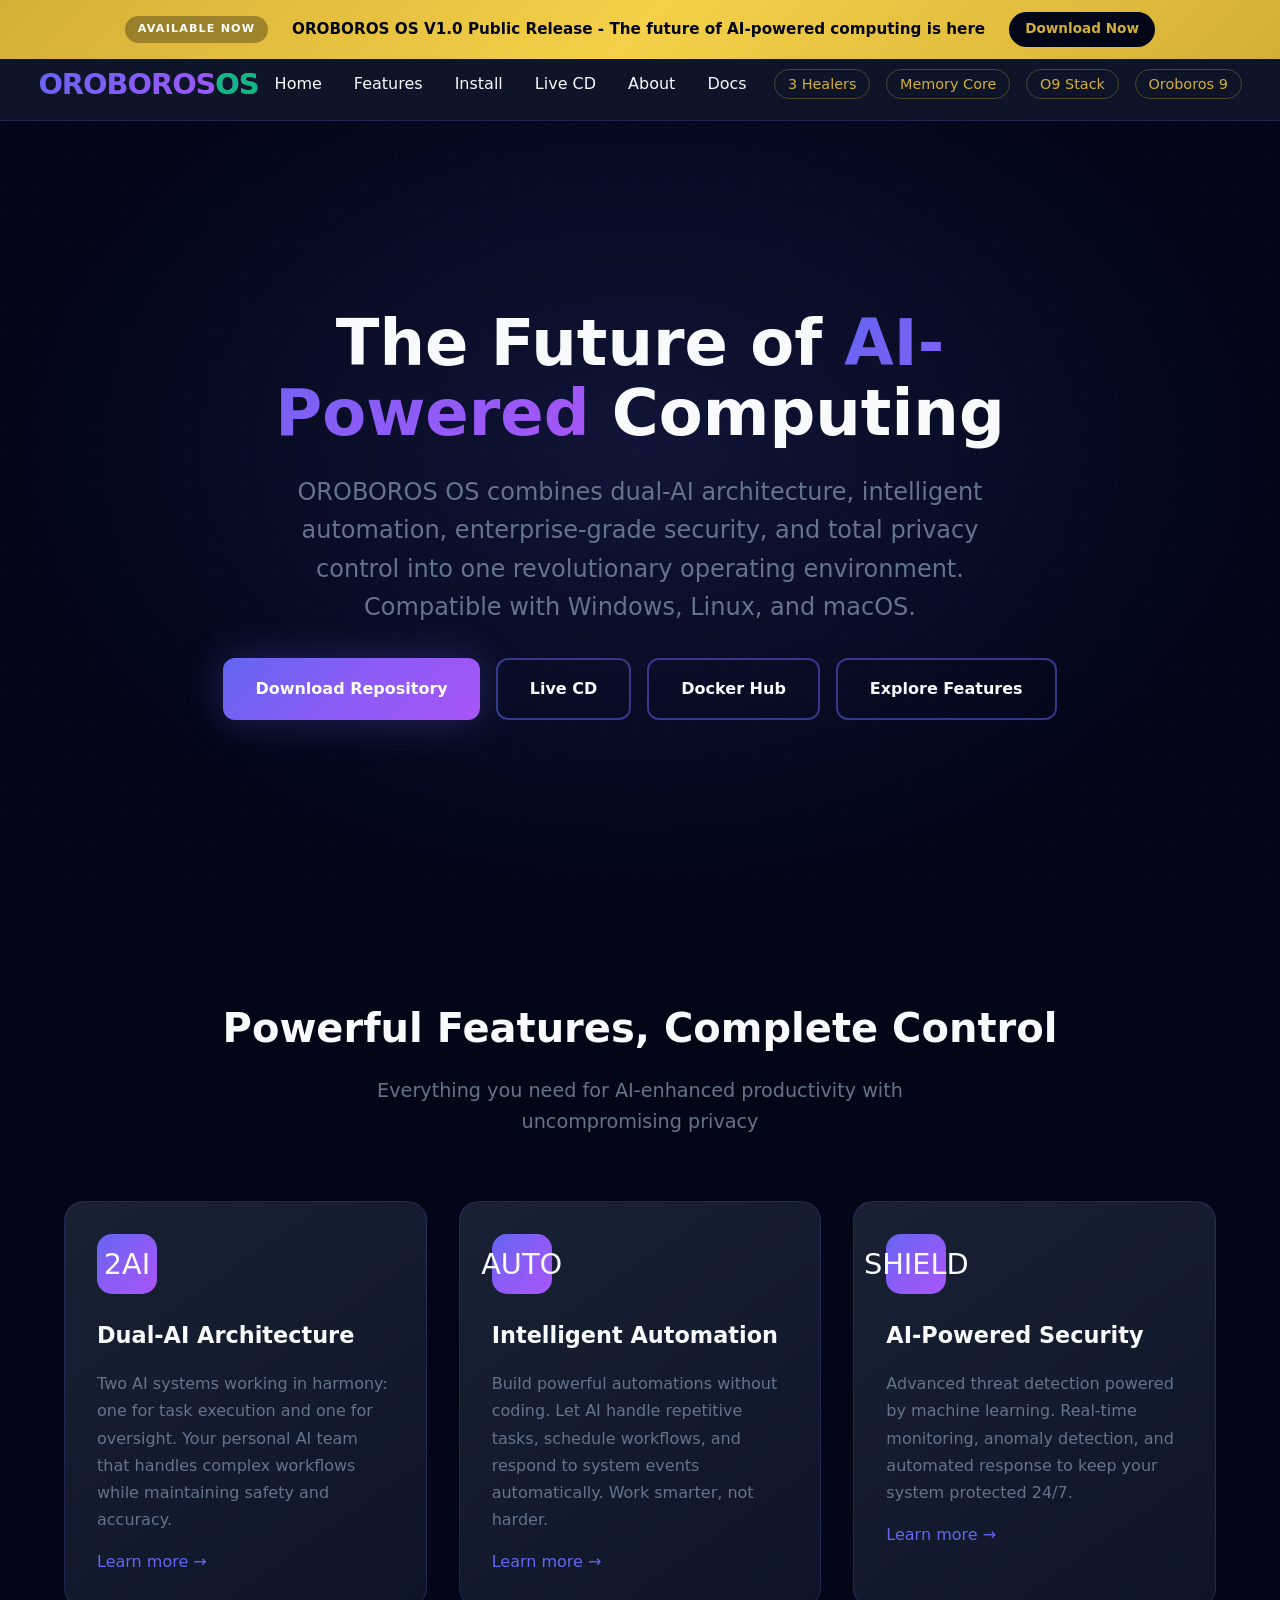
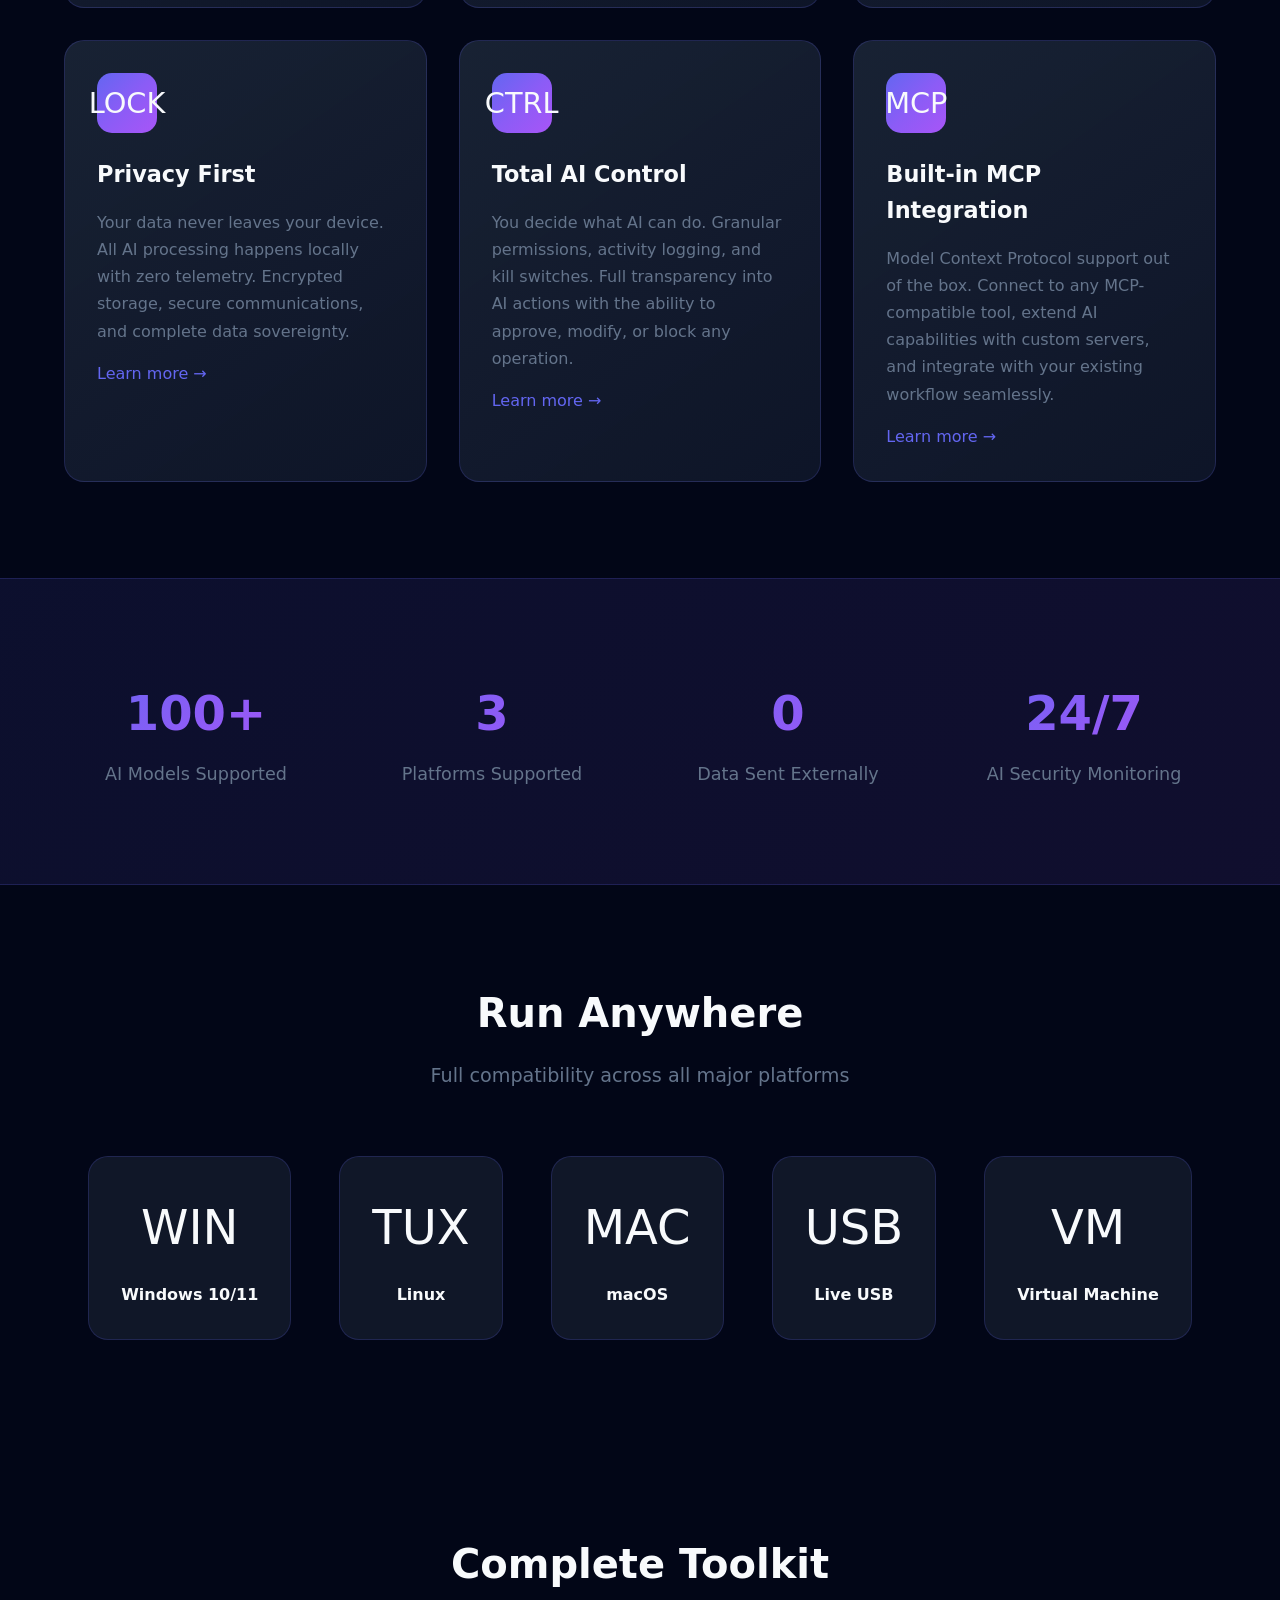
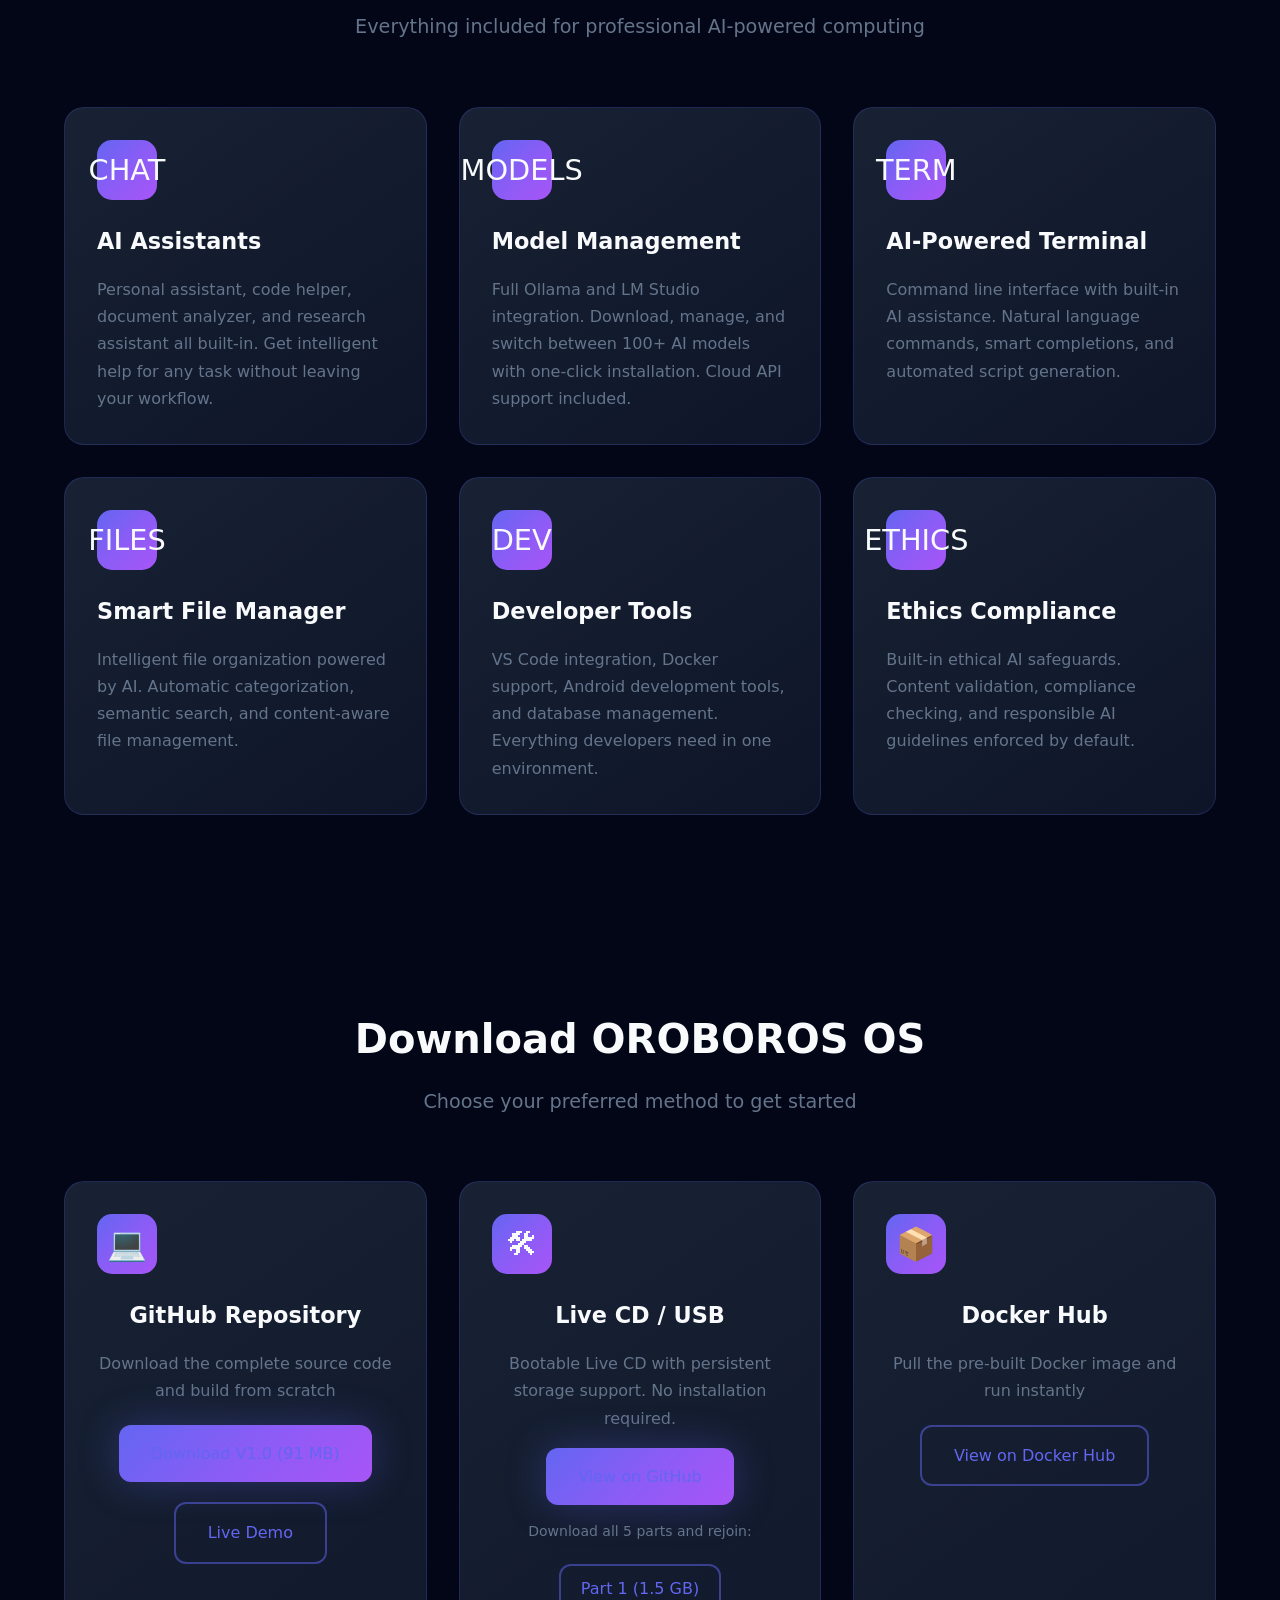
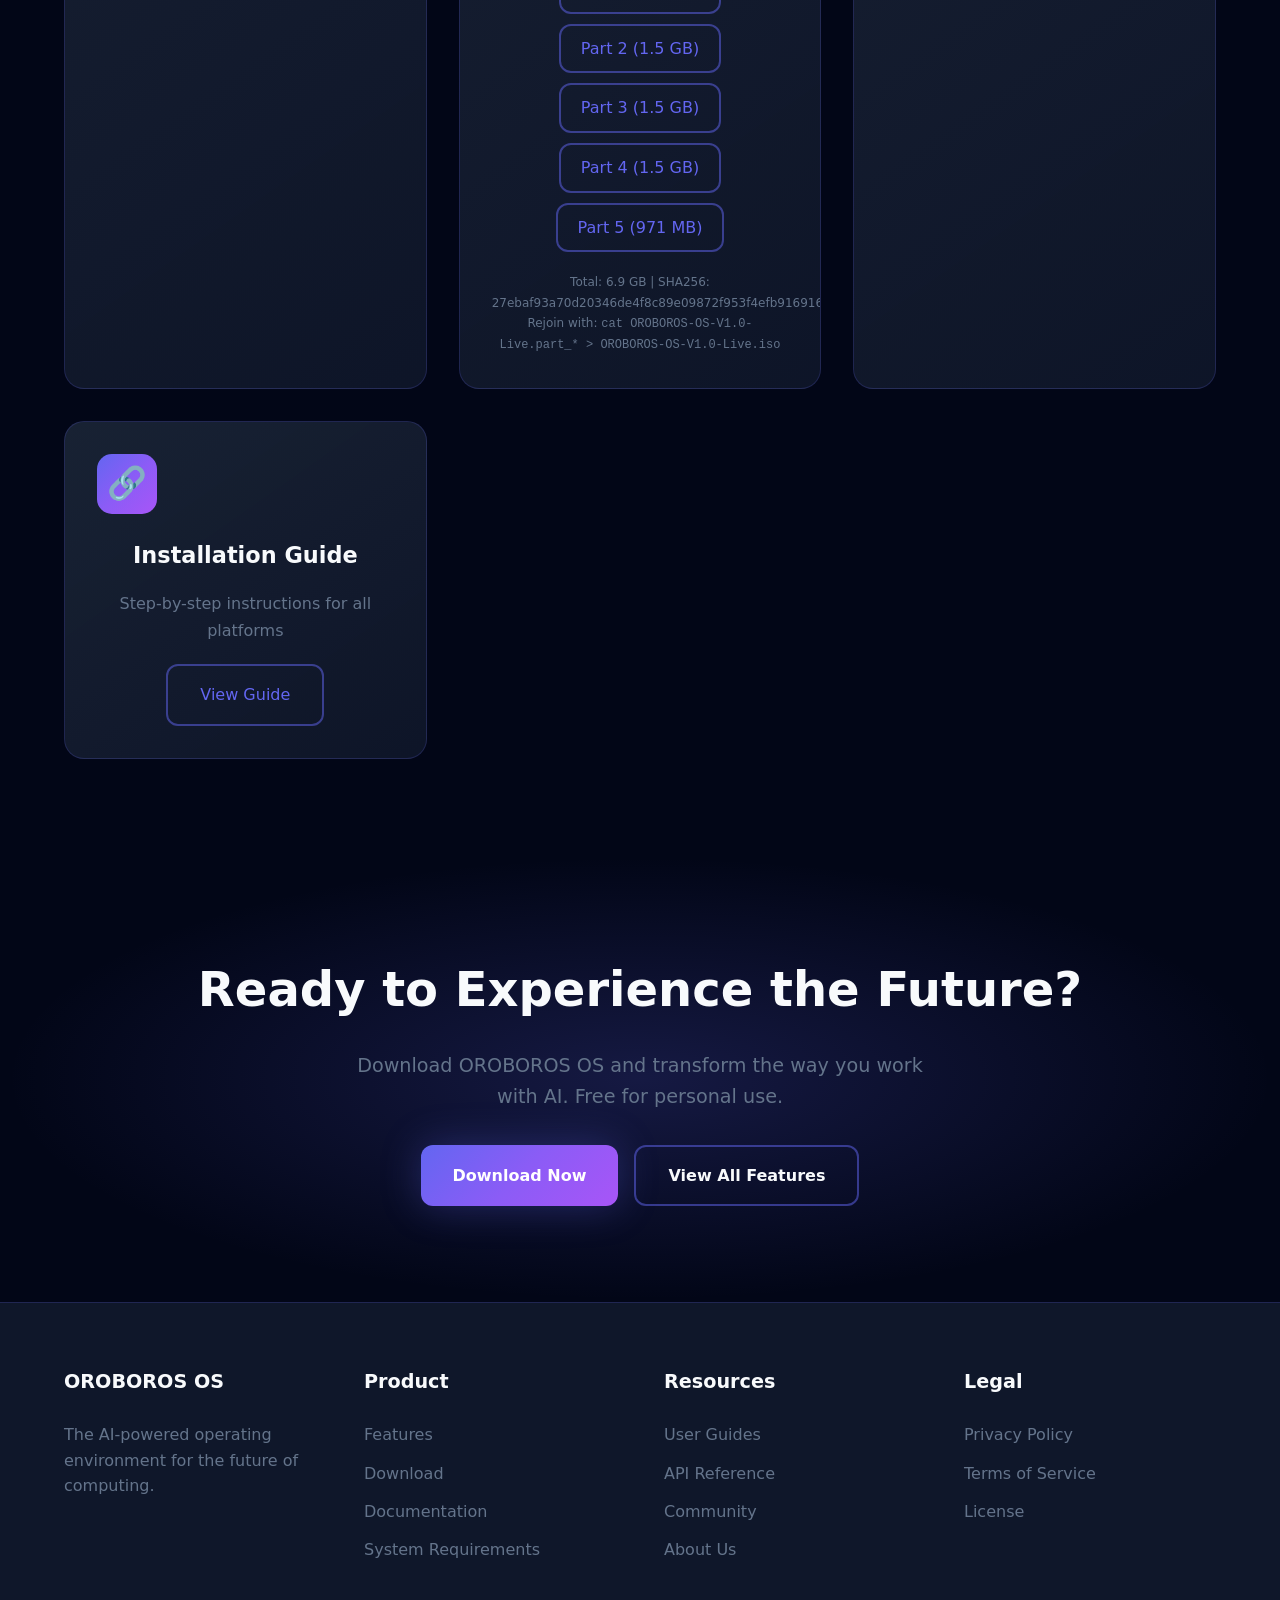
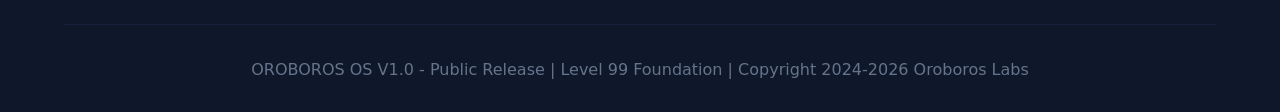
<file: index.html>
<!DOCTYPE html>
<html lang="en">
<head>
    <meta charset="UTF-8">
    <meta name="viewport" content="width=device-width, initial-scale=1.0">
    <title>OROBOROS OS - The AI-Powered Operating System</title>
    <meta name="description" content="OROBOROS OS is a complete AI-powered operating environment with dual-AI architecture, automated systems, privacy protection, and cross-platform compatibility.">
    <link rel="stylesheet" href="css/style.css">
</head>
<body>
    <!-- Available Now Banner -->
    <div class="coming-soon-banner">
        <div class="banner-content">
            <span class="banner-badge">AVAILABLE NOW</span>
            <span class="banner-text">OROBOROS OS V1.0 Public Release - The future of AI-powered computing is here</span>
            <a href="#download" class="banner-cta">Download Now</a>
        </div>
    </div>

    <!-- Navigation -->
    <nav>
        <div class="logo">OROBOROS<span>OS</span></div>
        <ul class="nav-links">
            <li><a href="index.html">Home</a></li>
            <li><a href="features.html">Features</a></li>
            <li><a href="install.html">Install</a></li>
            <li><a href="livecd.html">Live CD</a></li>
            <li><a href="about.html">About</a></li>
            <li><a href="https://docs.oroboros-os.com" target="_blank">Docs</a></li>
        </ul>
        <ul class="nav-products">
            <li><a href="/products/3-healers/">3 Healers</a></li>
            <li><a href="/products/memory-core/">Memory Core</a></li>
            <li><a href="/products/oroboros-9-stack/">O9 Stack</a></li>
            <li><a href="/products/oroboros-9/">Oroboros 9</a></li>
        </ul>
    </nav>

    <!-- Hero Section -->
    <section class="hero">
        <div class="hero-content">
            <h1>The Future of <span class="gradient">AI-Powered</span> Computing</h1>
            <p class="tagline">OROBOROS OS combines dual-AI architecture, intelligent automation, enterprise-grade security, and total privacy control into one revolutionary operating environment. Compatible with Windows, Linux, and macOS.</p>
            <div class="hero-buttons">
                <a href="https://github.com/oroboroslabs-ai/oroboros-os-livecd" class="btn btn-primary" target="_blank">Download Repository</a>
                <a href="https://oroboroslabs-ai.github.io/oroboros-os-livecd/livecd.html" class="btn btn-secondary" target="_blank">Live CD</a>
                <a href="https://hub.docker.com/r/oroboroslabs-ai/oroboros-os" class="btn btn-secondary" target="_blank">Docker Hub</a>
                <a href="features.html" class="btn btn-secondary">Explore Features</a>
            </div>
        </div>
    </section>

    <!-- Key Features Overview -->
    <section class="features">
        <div class="section-header">
            <h2>Powerful Features, Complete Control</h2>
            <p>Everything you need for AI-enhanced productivity with uncompromising privacy</p>
        </div>
        <div class="features-grid">
            <!-- Dual AI Architecture -->
            <div class="feature-card">
                <div class="feature-icon">2AI</div>
                <h3>Dual-AI Architecture</h3>
                <p>Two AI systems working in harmony: one for task execution and one for oversight. Your personal AI team that handles complex workflows while maintaining safety and accuracy.</p>
                <a href="features.html#dual-ai">Learn more &rarr;</a>
            </div>

            <!-- Automated Systems -->
            <div class="feature-card">
                <div class="feature-icon">AUTO</div>
                <h3>Intelligent Automation</h3>
                <p>Build powerful automations without coding. Let AI handle repetitive tasks, schedule workflows, and respond to system events automatically. Work smarter, not harder.</p>
                <a href="features.html#automation">Learn more &rarr;</a>
            </div>

            <!-- AI Security -->
            <div class="feature-card">
                <div class="feature-icon">SHIELD</div>
                <h3>AI-Powered Security</h3>
                <p>Advanced threat detection powered by machine learning. Real-time monitoring, anomaly detection, and automated response to keep your system protected 24/7.</p>
                <a href="features.html#security">Learn more &rarr;</a>
            </div>

            <!-- Privacy Protection -->
            <div class="feature-card">
                <div class="feature-icon">LOCK</div>
                <h3>Privacy First</h3>
                <p>Your data never leaves your device. All AI processing happens locally with zero telemetry. Encrypted storage, secure communications, and complete data sovereignty.</p>
                <a href="features.html#privacy">Learn more &rarr;</a>
            </div>

            <!-- Total AI Control -->
            <div class="feature-card">
                <div class="feature-icon">CTRL</div>
                <h3>Total AI Control</h3>
                <p>You decide what AI can do. Granular permissions, activity logging, and kill switches. Full transparency into AI actions with the ability to approve, modify, or block any operation.</p>
                <a href="features.html#control">Learn more &rarr;</a>
            </div>

            <!-- Built-in MCP -->
            <div class="feature-card">
                <div class="feature-icon">MCP</div>
                <h3>Built-in MCP Integration</h3>
                <p>Model Context Protocol support out of the box. Connect to any MCP-compatible tool, extend AI capabilities with custom servers, and integrate with your existing workflow seamlessly.</p>
                <a href="features.html#mcp">Learn more &rarr;</a>
            </div>
        </div>
    </section>

    <!-- Stats Section -->
    <section class="stats">
        <div class="stats-grid">
            <div class="stat-item">
                <h3>100+</h3>
                <p>AI Models Supported</p>
            </div>
            <div class="stat-item">
                <h3>3</h3>
                <p>Platforms Supported</p>
            </div>
            <div class="stat-item">
                <h3>0</h3>
                <p>Data Sent Externally</p>
            </div>
            <div class="stat-item">
                <h3>24/7</h3>
                <p>AI Security Monitoring</p>
            </div>
        </div>
    </section>

    <!-- Platform Support -->
    <section class="platforms">
        <div class="section-header">
            <h2>Run Anywhere</h2>
            <p>Full compatibility across all major platforms</p>
        </div>
        <div class="platform-icons">
            <div class="platform-item">
                <div class="icon">WIN</div>
                <span>Windows 10/11</span>
            </div>
            <div class="platform-item">
                <div class="icon">TUX</div>
                <span>Linux</span>
            </div>
            <div class="platform-item">
                <div class="icon">MAC</div>
                <span>macOS</span>
            </div>
            <div class="platform-item">
                <div class="icon">USB</div>
                <span>Live USB</span>
            </div>
            <div class="platform-item">
                <div class="icon">VM</div>
                <span>Virtual Machine</span>
            </div>
        </div>
    </section>

    <!-- Additional Features Grid -->
    <section class="features">
        <div class="section-header">
            <h2>Complete Toolkit</h2>
            <p>Everything included for professional AI-powered computing</p>
        </div>
        <div class="features-grid">
            <div class="feature-card">
                <div class="feature-icon">CHAT</div>
                <h3>AI Assistants</h3>
                <p>Personal assistant, code helper, document analyzer, and research assistant all built-in. Get intelligent help for any task without leaving your workflow.</p>
            </div>

            <div class="feature-card">
                <div class="feature-icon">MODELS</div>
                <h3>Model Management</h3>
                <p>Full Ollama and LM Studio integration. Download, manage, and switch between 100+ AI models with one-click installation. Cloud API support included.</p>
            </div>

            <div class="feature-card">
                <div class="feature-icon">TERM</div>
                <h3>AI-Powered Terminal</h3>
                <p>Command line interface with built-in AI assistance. Natural language commands, smart completions, and automated script generation.</p>
            </div>

            <div class="feature-card">
                <div class="feature-icon">FILES</div>
                <h3>Smart File Manager</h3>
                <p>Intelligent file organization powered by AI. Automatic categorization, semantic search, and content-aware file management.</p>
            </div>

            <div class="feature-card">
                <div class="feature-icon">DEV</div>
                <h3>Developer Tools</h3>
                <p>VS Code integration, Docker support, Android development tools, and database management. Everything developers need in one environment.</p>
            </div>

            <div class="feature-card">
                <div class="feature-icon">ETHICS</div>
                <h3>Ethics Compliance</h3>
                <p>Built-in ethical AI safeguards. Content validation, compliance checking, and responsible AI guidelines enforced by default.</p>
            </div>
        </div>
    </section>

    <!-- Download Section -->
    <section id="download" class="features" style="background: var(--bg-secondary);">
        <div class="section-header">
            <h2>Download OROBOROS OS</h2>
            <p>Choose your preferred method to get started</p>
        </div>
        <div class="features-grid">
            <div class="feature-card" style="text-align: center;">
                <div class="feature-icon" style="font-size: 32px;">&#128187;</div>
                <h3>GitHub Repository</h3>
                <p>Download the complete source code and build from scratch</p>
                <a href="https://github.com/oroboroslabs-ai/oroboros-os/releases/download/v1.0.0/oroboros-os-v1.0.tar.gz" class="btn btn-primary" style="margin-top: 20px;">Download V1.0 (91 MB)</a>
                <a href="https://oroboroslabs-ai.github.io/oroboros-os-livecd/" class="btn btn-secondary" style="margin-top: 20px; margin-left: 10px;" target="_blank">Live Demo</a>
            </div>
            <div class="feature-card" style="text-align: center;">
                <div class="feature-icon" style="font-size: 32px;">&#128736;</div>
                <h3>Live CD / USB</h3>
                <p>Bootable Live CD with persistent storage support. No installation required.</p>
                <a href="https://github.com/oroboroslabs-ai/oroboros-os-livecd" class="btn btn-primary" style="margin-bottom: 15px;" target="_blank">View on GitHub</a>
                <p style="font-size: 14px; color: var(--gray);">Download all 5 parts and rejoin:</p>
                <div style="margin-top: 15px;">
                    <a href="https://github.com/oroboroslabs-ai/oroboros-os-livecd/releases/download/v1.0.0/OROBOROS-OS-V1.0-Live.part_aa" class="btn btn-secondary" style="margin: 5px; padding: 10px 20px;">Part 1 (1.5 GB)</a>
                    <a href="https://github.com/oroboroslabs-ai/oroboros-os-livecd/releases/download/v1.0.0/OROBOROS-OS-V1.0-Live.part_ab" class="btn btn-secondary" style="margin: 5px; padding: 10px 20px;">Part 2 (1.5 GB)</a>
                    <a href="https://github.com/oroboroslabs-ai/oroboros-os-livecd/releases/download/v1.0.0/OROBOROS-OS-V1.0-Live.part_ac" class="btn btn-secondary" style="margin: 5px; padding: 10px 20px;">Part 3 (1.5 GB)</a>
                    <a href="https://github.com/oroboroslabs-ai/oroboros-os-livecd/releases/download/v1.0.0/OROBOROS-OS-V1.0-Live.part_ad" class="btn btn-secondary" style="margin: 5px; padding: 10px 20px;">Part 4 (1.5 GB)</a>
                    <a href="https://github.com/oroboroslabs-ai/oroboros-os-livecd/releases/download/v1.0.0/OROBOROS-OS-V1.0-Live.part_ae" class="btn btn-secondary" style="margin: 5px; padding: 10px 20px;">Part 5 (971 MB)</a>
                </div>
                <p style="margin-top: 15px; font-size: 12px; color: var(--gray);">Total: 6.9 GB | SHA256: 27ebaf93a70d20346de4f8c89e09872f953f4efb9169166dde2404bdc1a4277a</p>
                <p style="font-size: 12px; color: var(--gray);">Rejoin with: <code>cat OROBOROS-OS-V1.0-Live.part_* > OROBOROS-OS-V1.0-Live.iso</code></p>
            </div>
            <div class="feature-card" style="text-align: center;">
                <div class="feature-icon" style="font-size: 32px;">&#128230;</div>
                <h3>Docker Hub</h3>
                <p>Pull the pre-built Docker image and run instantly</p>
                <a href="https://hub.docker.com/r/oroboroslabs-ai/oroboros-os" class="btn btn-secondary" target="_blank" style="margin-top: 20px;">View on Docker Hub</a>
            </div>
            <div class="feature-card" style="text-align: center;">
                <div class="feature-icon" style="font-size: 32px;">&#128279;</div>
                <h3>Installation Guide</h3>
                <p>Step-by-step instructions for all platforms</p>
                <a href="install.html" class="btn btn-secondary" style="margin-top: 20px;">View Guide</a>
            </div>
        </div>
    </section>

    <!-- CTA Section -->
    <section class="cta">
        <h2>Ready to Experience the Future?</h2>
        <p>Download OROBOROS OS and transform the way you work with AI. Free for personal use.</p>
        <div class="hero-buttons">
            <a href="https://github.com/oroboroslabs-ai/oroboros-os-livecd" class="btn btn-primary" target="_blank">Download Now</a>
            <a href="features.html" class="btn btn-secondary">View All Features</a>
        </div>
    </section>

    <!-- Footer -->
    <footer>
        <div class="footer-grid">
            <div class="footer-section">
                <h4>OROBOROS OS</h4>
                <p style="color: var(--gray);">The AI-powered operating environment for the future of computing.</p>
            </div>
            <div class="footer-section">
                <h4>Product</h4>
                <ul>
                    <li><a href="features.html">Features</a></li>
                    <li><a href="install.html">Download</a></li>
                    <li><a href="https://docs.oroboros-os.com">Documentation</a></li>
                    <li><a href="install.html#requirements">System Requirements</a></li>
                </ul>
            </div>
            <div class="footer-section">
                <h4>Resources</h4>
                <ul>
                    <li><a href="https://docs.oroboros-os.com/guides">User Guides</a></li>
                    <li><a href="https://docs.oroboros-os.com/api">API Reference</a></li>
                    <li><a href="https://discord.gg/oroboroslab">Community</a></li>
                    <li><a href="about.html">About Us</a></li>
                </ul>
            </div>
            <div class="footer-section">
                <h4>Legal</h4>
                <ul>
                    <li><a href="#">Privacy Policy</a></li>
                    <li><a href="#">Terms of Service</a></li>
                    <li><a href="#">License</a></li>
                </ul>
            </div>
        </div>
        <div class="footer-bottom">
            <p>OROBOROS OS V1.0 - Public Release | Level 99 Foundation | Copyright 2024-2026 Oroboros Labs</p>
        </div>
    </footer>
</body>
</html>
</file>
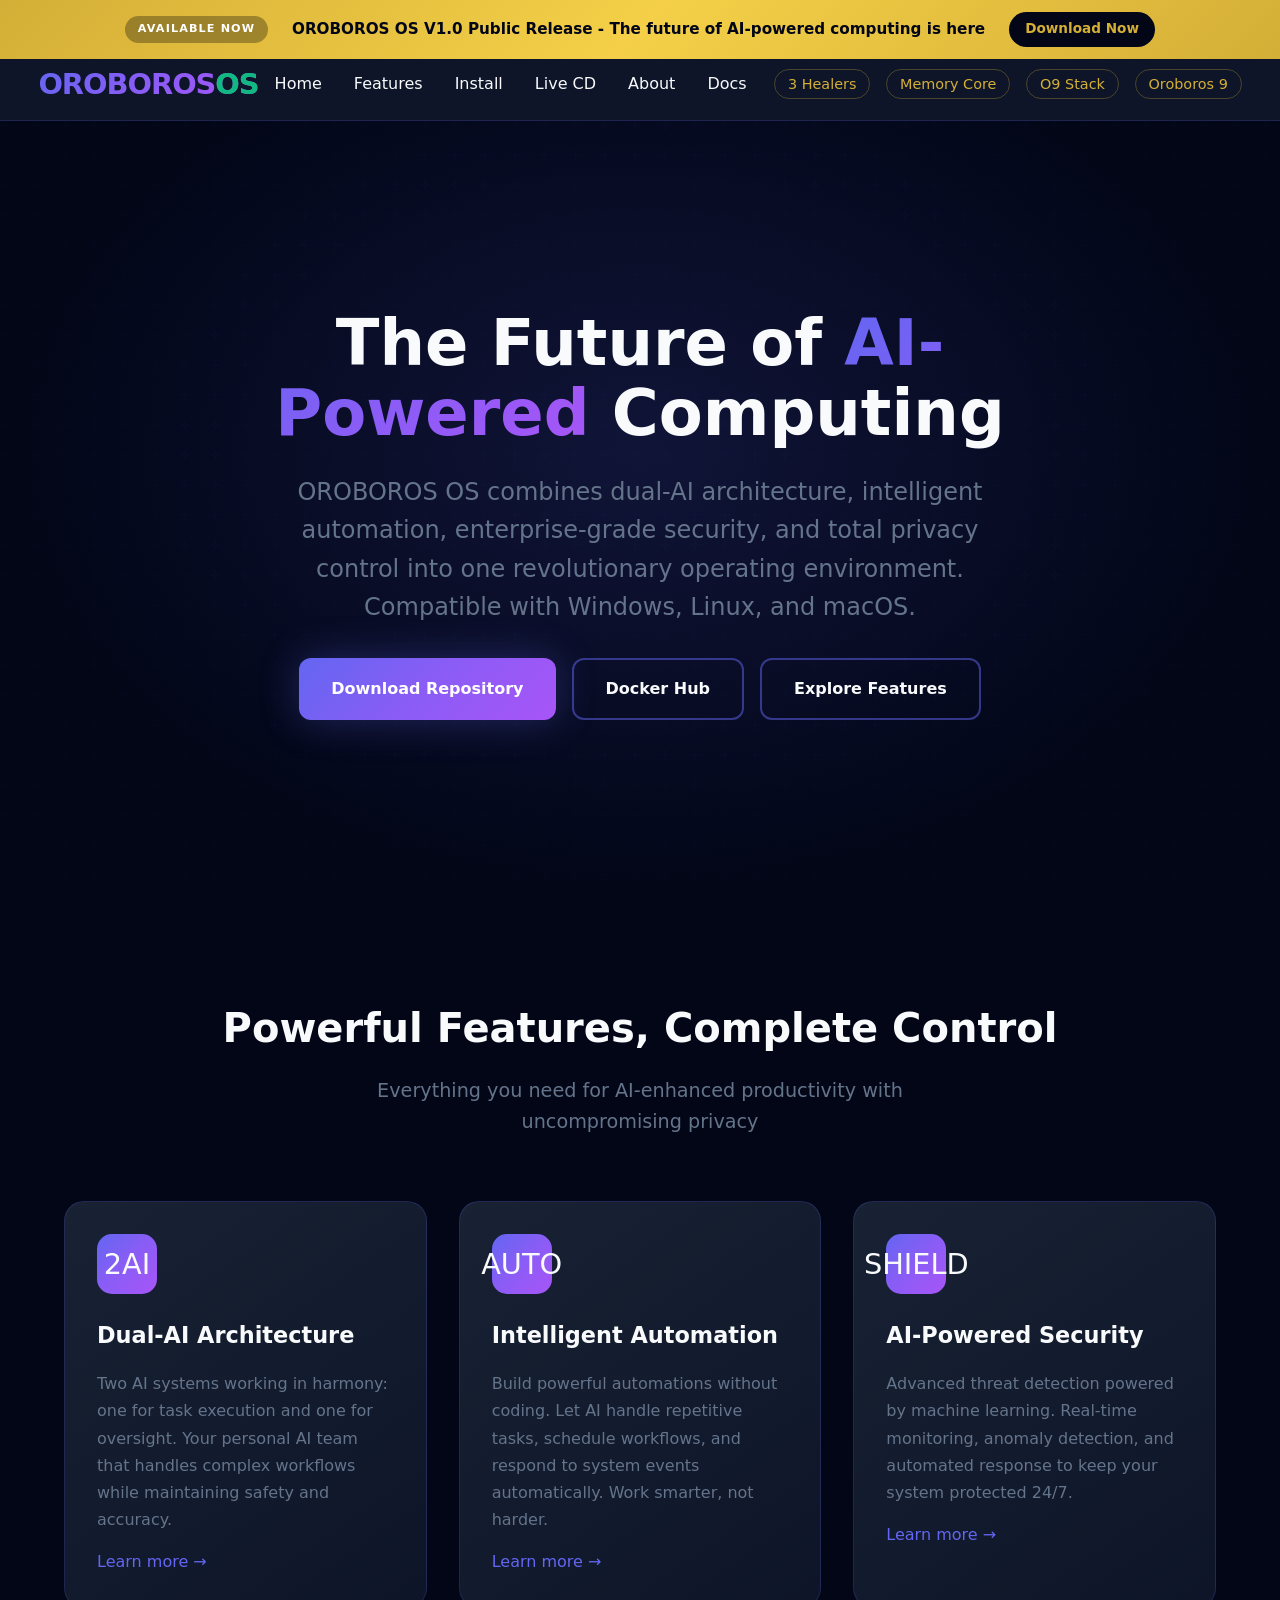
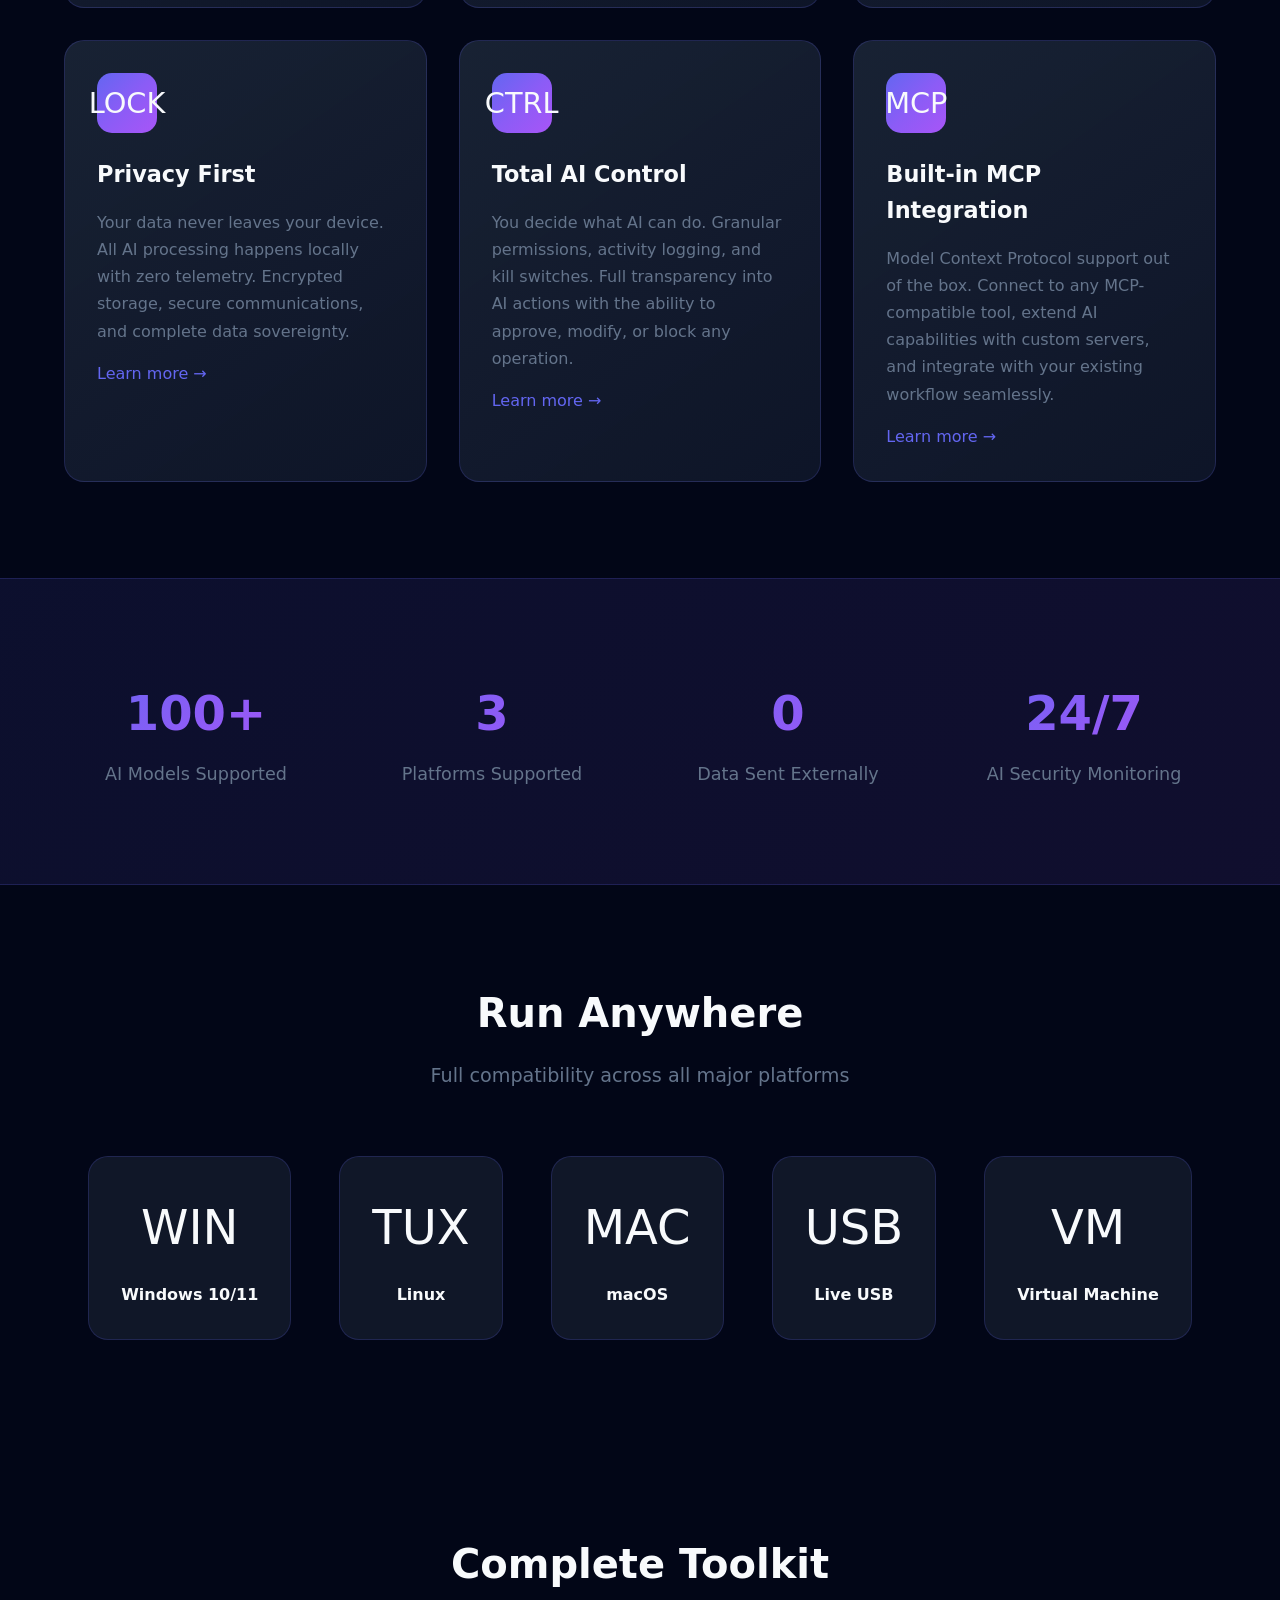
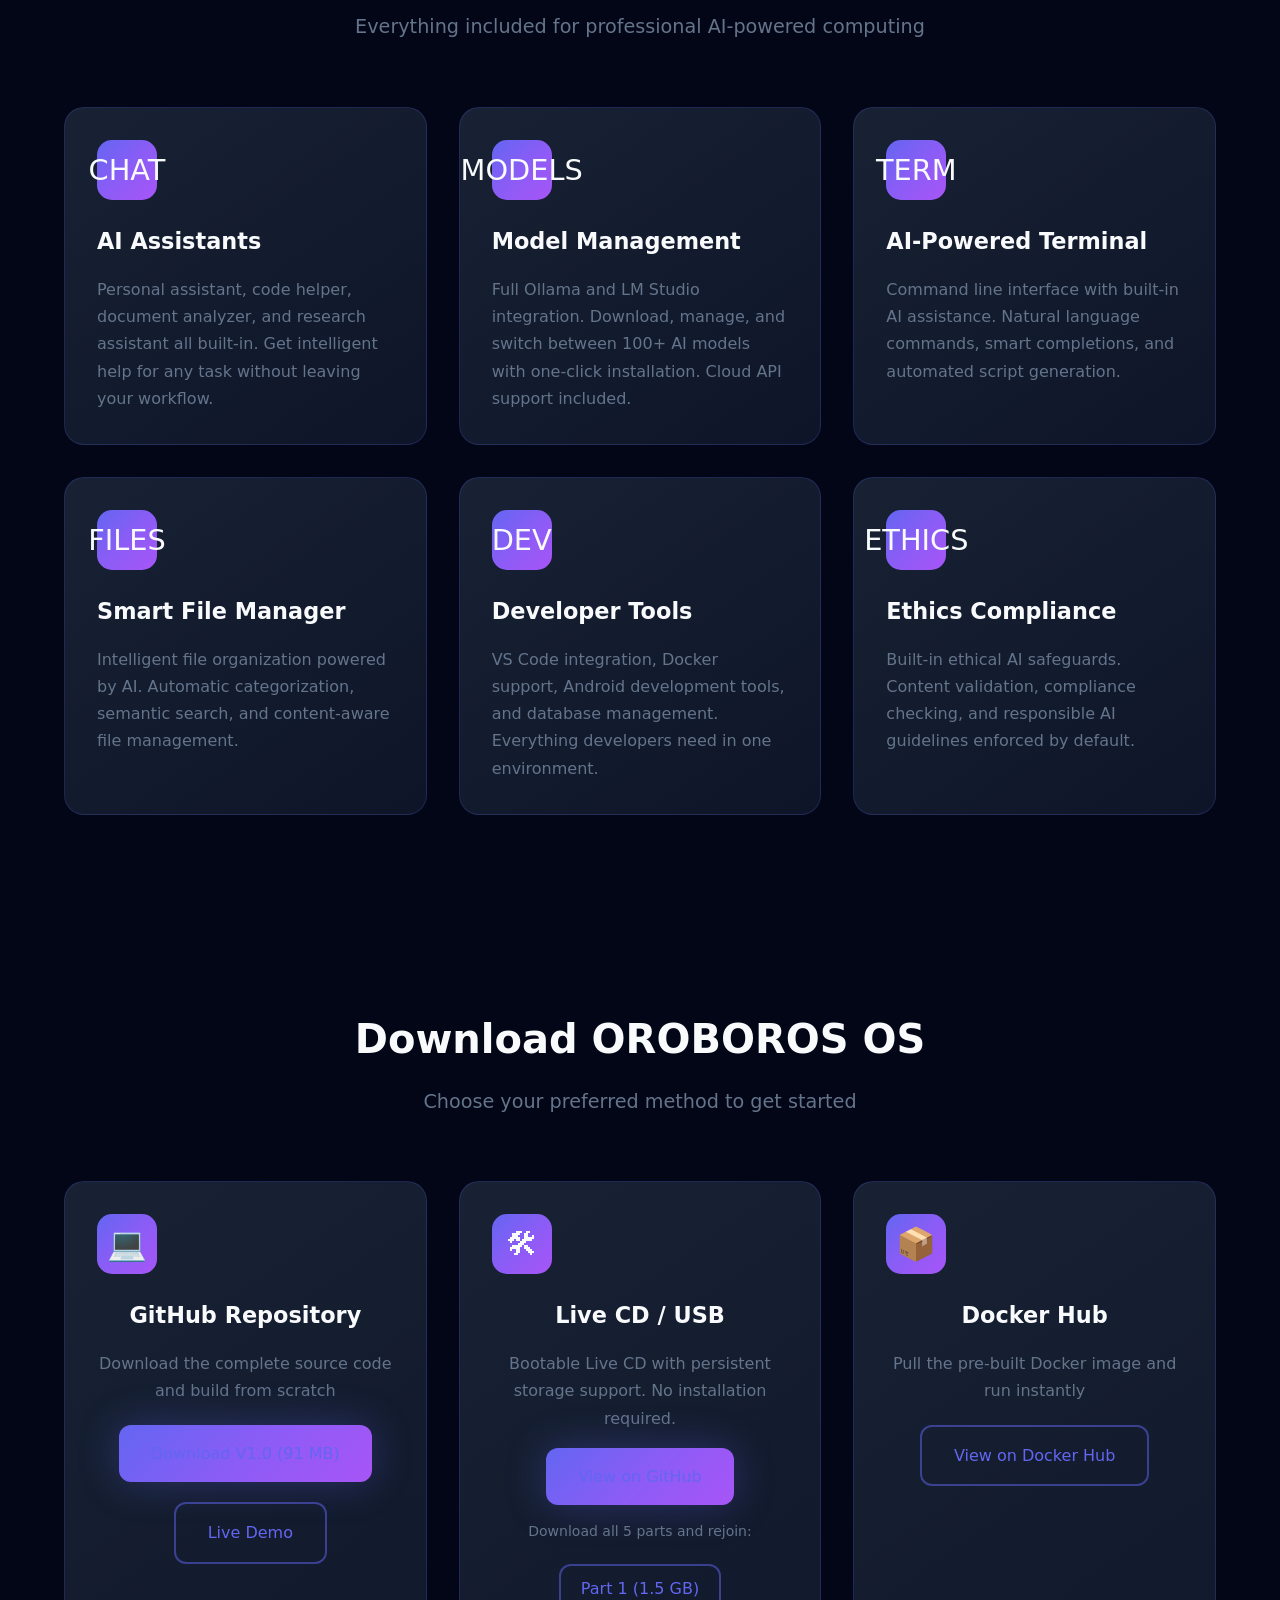
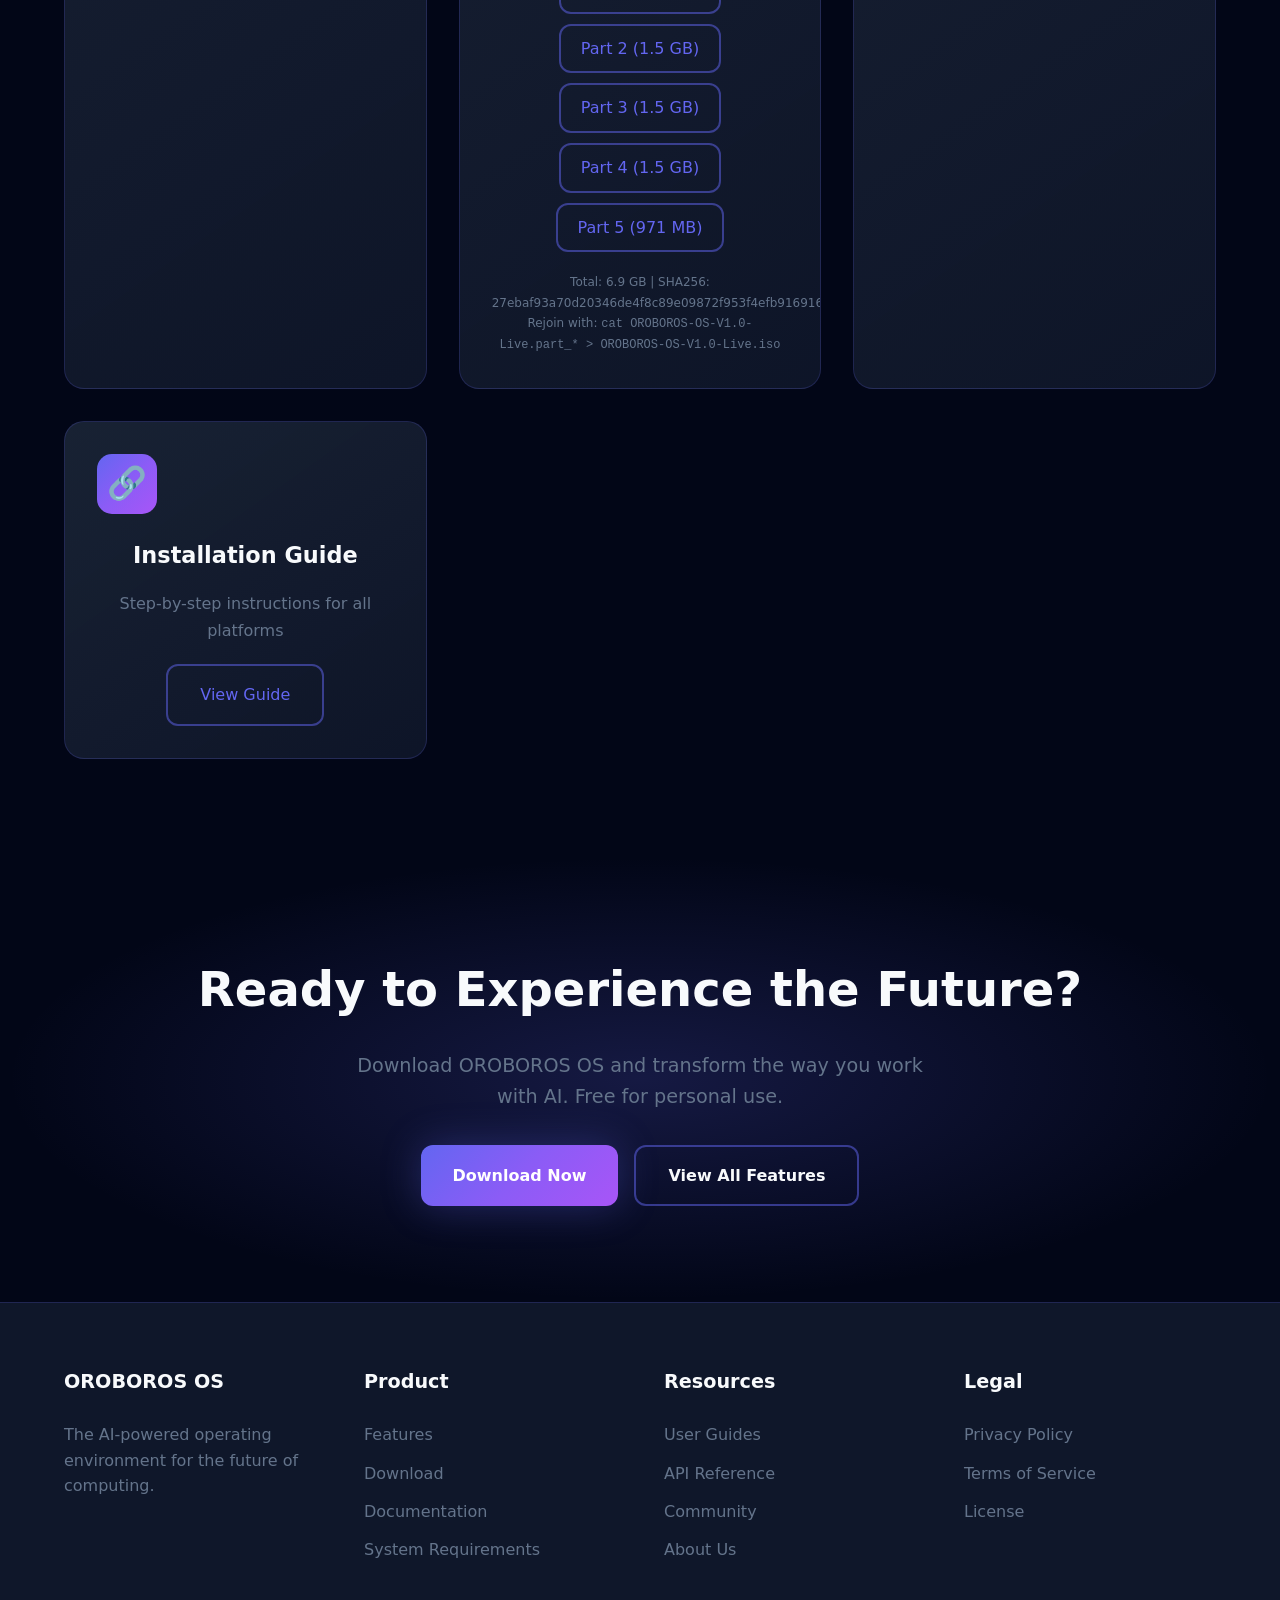
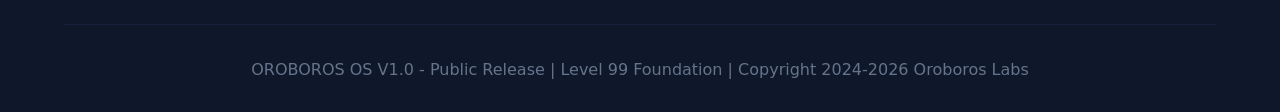
<file: web/index.html>
<!DOCTYPE html>
<html lang="en">
<head>
    <meta charset="UTF-8">
    <meta name="viewport" content="width=device-width, initial-scale=1.0">
    <title>OROBOROS OS - The AI-Powered Operating System</title>
    <meta name="description" content="OROBOROS OS is a complete AI-powered operating environment with dual-AI architecture, automated systems, privacy protection, and cross-platform compatibility.">
    <link rel="stylesheet" href="css/style.css">
</head>
<body>
    <!-- Available Now Banner -->
    <div class="coming-soon-banner">
        <div class="banner-content">
            <span class="banner-badge">AVAILABLE NOW</span>
            <span class="banner-text">OROBOROS OS V1.0 Public Release - The future of AI-powered computing is here</span>
            <a href="#download" class="banner-cta">Download Now</a>
        </div>
    </div>

    <!-- Navigation -->
    <nav>
        <div class="logo">OROBOROS<span>OS</span></div>
        <ul class="nav-links">
            <li><a href="index.html">Home</a></li>
            <li><a href="features.html">Features</a></li>
            <li><a href="install.html">Install</a></li>
            <li><a href="livecd.html">Live CD</a></li>
            <li><a href="about.html">About</a></li>
            <li><a href="https://docs.oroboros-os.com" target="_blank">Docs</a></li>
        </ul>
        <ul class="nav-products">
            <li><a href="/products/3-healers/">3 Healers</a></li>
            <li><a href="/products/memory-core/">Memory Core</a></li>
            <li><a href="/products/oroboros-9-stack/">O9 Stack</a></li>
            <li><a href="/products/oroboros-9/">Oroboros 9</a></li>
        </ul>
    </nav>

    <!-- Hero Section -->
    <section class="hero">
        <div class="hero-content">
            <h1>The Future of <span class="gradient">AI-Powered</span> Computing</h1>
            <p class="tagline">OROBOROS OS combines dual-AI architecture, intelligent automation, enterprise-grade security, and total privacy control into one revolutionary operating environment. Compatible with Windows, Linux, and macOS.</p>
            <div class="hero-buttons">
                <a href="https://github.com/oroboroslabs-ai/oroboros-os-livecd" class="btn btn-primary" target="_blank">Download Repository</a>
                <a href="https://hub.docker.com/r/oroboroslabs-ai/oroboros-os" class="btn btn-secondary" target="_blank">Docker Hub</a>
                <a href="features.html" class="btn btn-secondary">Explore Features</a>
            </div>
        </div>
    </section>

    <!-- Key Features Overview -->
    <section class="features">
        <div class="section-header">
            <h2>Powerful Features, Complete Control</h2>
            <p>Everything you need for AI-enhanced productivity with uncompromising privacy</p>
        </div>
        <div class="features-grid">
            <!-- Dual AI Architecture -->
            <div class="feature-card">
                <div class="feature-icon">2AI</div>
                <h3>Dual-AI Architecture</h3>
                <p>Two AI systems working in harmony: one for task execution and one for oversight. Your personal AI team that handles complex workflows while maintaining safety and accuracy.</p>
                <a href="features.html#dual-ai">Learn more &rarr;</a>
            </div>

            <!-- Automated Systems -->
            <div class="feature-card">
                <div class="feature-icon">AUTO</div>
                <h3>Intelligent Automation</h3>
                <p>Build powerful automations without coding. Let AI handle repetitive tasks, schedule workflows, and respond to system events automatically. Work smarter, not harder.</p>
                <a href="features.html#automation">Learn more &rarr;</a>
            </div>

            <!-- AI Security -->
            <div class="feature-card">
                <div class="feature-icon">SHIELD</div>
                <h3>AI-Powered Security</h3>
                <p>Advanced threat detection powered by machine learning. Real-time monitoring, anomaly detection, and automated response to keep your system protected 24/7.</p>
                <a href="features.html#security">Learn more &rarr;</a>
            </div>

            <!-- Privacy Protection -->
            <div class="feature-card">
                <div class="feature-icon">LOCK</div>
                <h3>Privacy First</h3>
                <p>Your data never leaves your device. All AI processing happens locally with zero telemetry. Encrypted storage, secure communications, and complete data sovereignty.</p>
                <a href="features.html#privacy">Learn more &rarr;</a>
            </div>

            <!-- Total AI Control -->
            <div class="feature-card">
                <div class="feature-icon">CTRL</div>
                <h3>Total AI Control</h3>
                <p>You decide what AI can do. Granular permissions, activity logging, and kill switches. Full transparency into AI actions with the ability to approve, modify, or block any operation.</p>
                <a href="features.html#control">Learn more &rarr;</a>
            </div>

            <!-- Built-in MCP -->
            <div class="feature-card">
                <div class="feature-icon">MCP</div>
                <h3>Built-in MCP Integration</h3>
                <p>Model Context Protocol support out of the box. Connect to any MCP-compatible tool, extend AI capabilities with custom servers, and integrate with your existing workflow seamlessly.</p>
                <a href="features.html#mcp">Learn more &rarr;</a>
            </div>
        </div>
    </section>

    <!-- Stats Section -->
    <section class="stats">
        <div class="stats-grid">
            <div class="stat-item">
                <h3>100+</h3>
                <p>AI Models Supported</p>
            </div>
            <div class="stat-item">
                <h3>3</h3>
                <p>Platforms Supported</p>
            </div>
            <div class="stat-item">
                <h3>0</h3>
                <p>Data Sent Externally</p>
            </div>
            <div class="stat-item">
                <h3>24/7</h3>
                <p>AI Security Monitoring</p>
            </div>
        </div>
    </section>

    <!-- Platform Support -->
    <section class="platforms">
        <div class="section-header">
            <h2>Run Anywhere</h2>
            <p>Full compatibility across all major platforms</p>
        </div>
        <div class="platform-icons">
            <div class="platform-item">
                <div class="icon">WIN</div>
                <span>Windows 10/11</span>
            </div>
            <div class="platform-item">
                <div class="icon">TUX</div>
                <span>Linux</span>
            </div>
            <div class="platform-item">
                <div class="icon">MAC</div>
                <span>macOS</span>
            </div>
            <div class="platform-item">
                <div class="icon">USB</div>
                <span>Live USB</span>
            </div>
            <div class="platform-item">
                <div class="icon">VM</div>
                <span>Virtual Machine</span>
            </div>
        </div>
    </section>

    <!-- Additional Features Grid -->
    <section class="features">
        <div class="section-header">
            <h2>Complete Toolkit</h2>
            <p>Everything included for professional AI-powered computing</p>
        </div>
        <div class="features-grid">
            <div class="feature-card">
                <div class="feature-icon">CHAT</div>
                <h3>AI Assistants</h3>
                <p>Personal assistant, code helper, document analyzer, and research assistant all built-in. Get intelligent help for any task without leaving your workflow.</p>
            </div>

            <div class="feature-card">
                <div class="feature-icon">MODELS</div>
                <h3>Model Management</h3>
                <p>Full Ollama and LM Studio integration. Download, manage, and switch between 100+ AI models with one-click installation. Cloud API support included.</p>
            </div>

            <div class="feature-card">
                <div class="feature-icon">TERM</div>
                <h3>AI-Powered Terminal</h3>
                <p>Command line interface with built-in AI assistance. Natural language commands, smart completions, and automated script generation.</p>
            </div>

            <div class="feature-card">
                <div class="feature-icon">FILES</div>
                <h3>Smart File Manager</h3>
                <p>Intelligent file organization powered by AI. Automatic categorization, semantic search, and content-aware file management.</p>
            </div>

            <div class="feature-card">
                <div class="feature-icon">DEV</div>
                <h3>Developer Tools</h3>
                <p>VS Code integration, Docker support, Android development tools, and database management. Everything developers need in one environment.</p>
            </div>

            <div class="feature-card">
                <div class="feature-icon">ETHICS</div>
                <h3>Ethics Compliance</h3>
                <p>Built-in ethical AI safeguards. Content validation, compliance checking, and responsible AI guidelines enforced by default.</p>
            </div>
        </div>
    </section>

    <!-- Download Section -->
    <section id="download" class="features" style="background: var(--bg-secondary);">
        <div class="section-header">
            <h2>Download OROBOROS OS</h2>
            <p>Choose your preferred method to get started</p>
        </div>
        <div class="features-grid">
            <div class="feature-card" style="text-align: center;">
                <div class="feature-icon" style="font-size: 32px;">&#128187;</div>
                <h3>GitHub Repository</h3>
                <p>Download the complete source code and build from scratch</p>
                <a href="https://github.com/oroboroslabs-ai/oroboros-os/releases/download/v1.0.0/oroboros-os-v1.0.tar.gz" class="btn btn-primary" style="margin-top: 20px;">Download V1.0 (91 MB)</a>
                <a href="https://oroboroslab.github.io/oroboros-os/" class="btn btn-secondary" style="margin-top: 20px; margin-left: 10px;" target="_blank">Live Demo</a>
            </div>
            <div class="feature-card" style="text-align: center;">
                <div class="feature-icon" style="font-size: 32px;">&#128736;</div>
                <h3>Live CD / USB</h3>
                <p>Bootable Live CD with persistent storage support. No installation required.</p>
                <a href="https://github.com/oroboroslabs-ai/oroboros-os-livecd" class="btn btn-primary" style="margin-bottom: 15px;" target="_blank">View on GitHub</a>
                <p style="font-size: 14px; color: var(--gray);">Download all 5 parts and rejoin:</p>
                <div style="margin-top: 15px;">
                    <a href="https://github.com/oroboroslabs-ai/oroboros-os-livecd/releases/download/v1.0.0/OROBOROS-OS-V1.0-Live.part_aa" class="btn btn-secondary" style="margin: 5px; padding: 10px 20px;">Part 1 (1.5 GB)</a>
                    <a href="https://github.com/oroboroslabs-ai/oroboros-os-livecd/releases/download/v1.0.0/OROBOROS-OS-V1.0-Live.part_ab" class="btn btn-secondary" style="margin: 5px; padding: 10px 20px;">Part 2 (1.5 GB)</a>
                    <a href="https://github.com/oroboroslabs-ai/oroboros-os-livecd/releases/download/v1.0.0/OROBOROS-OS-V1.0-Live.part_ac" class="btn btn-secondary" style="margin: 5px; padding: 10px 20px;">Part 3 (1.5 GB)</a>
                    <a href="https://github.com/oroboroslabs-ai/oroboros-os-livecd/releases/download/v1.0.0/OROBOROS-OS-V1.0-Live.part_ad" class="btn btn-secondary" style="margin: 5px; padding: 10px 20px;">Part 4 (1.5 GB)</a>
                    <a href="https://github.com/oroboroslabs-ai/oroboros-os-livecd/releases/download/v1.0.0/OROBOROS-OS-V1.0-Live.part_ae" class="btn btn-secondary" style="margin: 5px; padding: 10px 20px;">Part 5 (971 MB)</a>
                </div>
                <p style="margin-top: 15px; font-size: 12px; color: var(--gray);">Total: 6.9 GB | SHA256: 27ebaf93a70d20346de4f8c89e09872f953f4efb9169166dde2404bdc1a4277a</p>
                <p style="font-size: 12px; color: var(--gray);">Rejoin with: <code>cat OROBOROS-OS-V1.0-Live.part_* > OROBOROS-OS-V1.0-Live.iso</code></p>
            </div>
            <div class="feature-card" style="text-align: center;">
                <div class="feature-icon" style="font-size: 32px;">&#128230;</div>
                <h3>Docker Hub</h3>
                <p>Pull the pre-built Docker image and run instantly</p>
                <a href="https://hub.docker.com/r/oroboroslabs-ai/oroboros-os" class="btn btn-secondary" target="_blank" style="margin-top: 20px;">View on Docker Hub</a>
            </div>
            <div class="feature-card" style="text-align: center;">
                <div class="feature-icon" style="font-size: 32px;">&#128279;</div>
                <h3>Installation Guide</h3>
                <p>Step-by-step instructions for all platforms</p>
                <a href="install.html" class="btn btn-secondary" style="margin-top: 20px;">View Guide</a>
            </div>
        </div>
    </section>

    <!-- CTA Section -->
    <section class="cta">
        <h2>Ready to Experience the Future?</h2>
        <p>Download OROBOROS OS and transform the way you work with AI. Free for personal use.</p>
        <div class="hero-buttons">
            <a href="https://github.com/oroboroslabs-ai/oroboros-os-livecd" class="btn btn-primary" target="_blank">Download Now</a>
            <a href="features.html" class="btn btn-secondary">View All Features</a>
        </div>
    </section>

    <!-- Footer -->
    <footer>
        <div class="footer-grid">
            <div class="footer-section">
                <h4>OROBOROS OS</h4>
                <p style="color: var(--gray);">The AI-powered operating environment for the future of computing.</p>
            </div>
            <div class="footer-section">
                <h4>Product</h4>
                <ul>
                    <li><a href="features.html">Features</a></li>
                    <li><a href="install.html">Download</a></li>
                    <li><a href="https://docs.oroboros-os.com">Documentation</a></li>
                    <li><a href="install.html#requirements">System Requirements</a></li>
                </ul>
            </div>
            <div class="footer-section">
                <h4>Resources</h4>
                <ul>
                    <li><a href="https://docs.oroboros-os.com/guides">User Guides</a></li>
                    <li><a href="https://docs.oroboros-os.com/api">API Reference</a></li>
                    <li><a href="https://discord.gg/oroboroslab">Community</a></li>
                    <li><a href="about.html">About Us</a></li>
                </ul>
            </div>
            <div class="footer-section">
                <h4>Legal</h4>
                <ul>
                    <li><a href="#">Privacy Policy</a></li>
                    <li><a href="#">Terms of Service</a></li>
                    <li><a href="#">License</a></li>
                </ul>
            </div>
        </div>
        <div class="footer-bottom">
            <p>OROBOROS OS V1.0 - Public Release | Level 99 Foundation | Copyright 2024-2026 Oroboros Labs</p>
        </div>
    </footer>
</body>
</html>
</file>
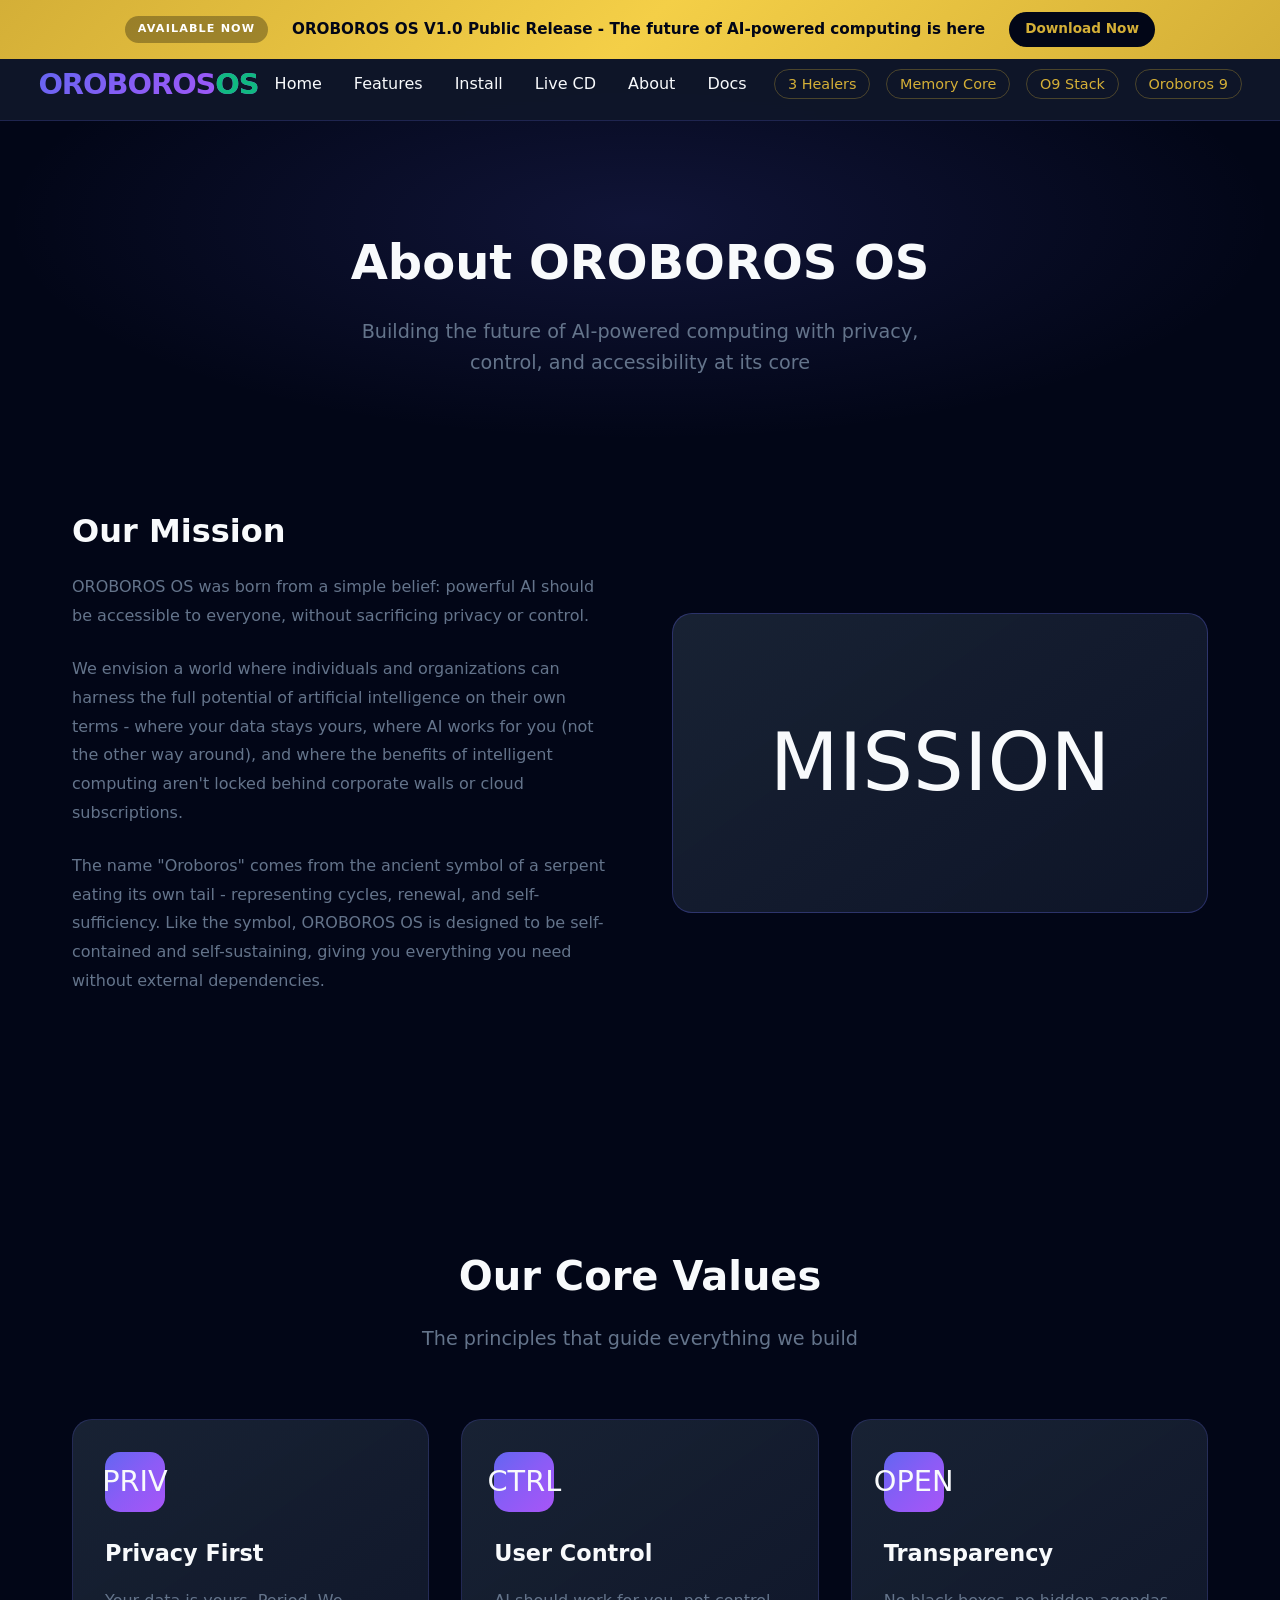
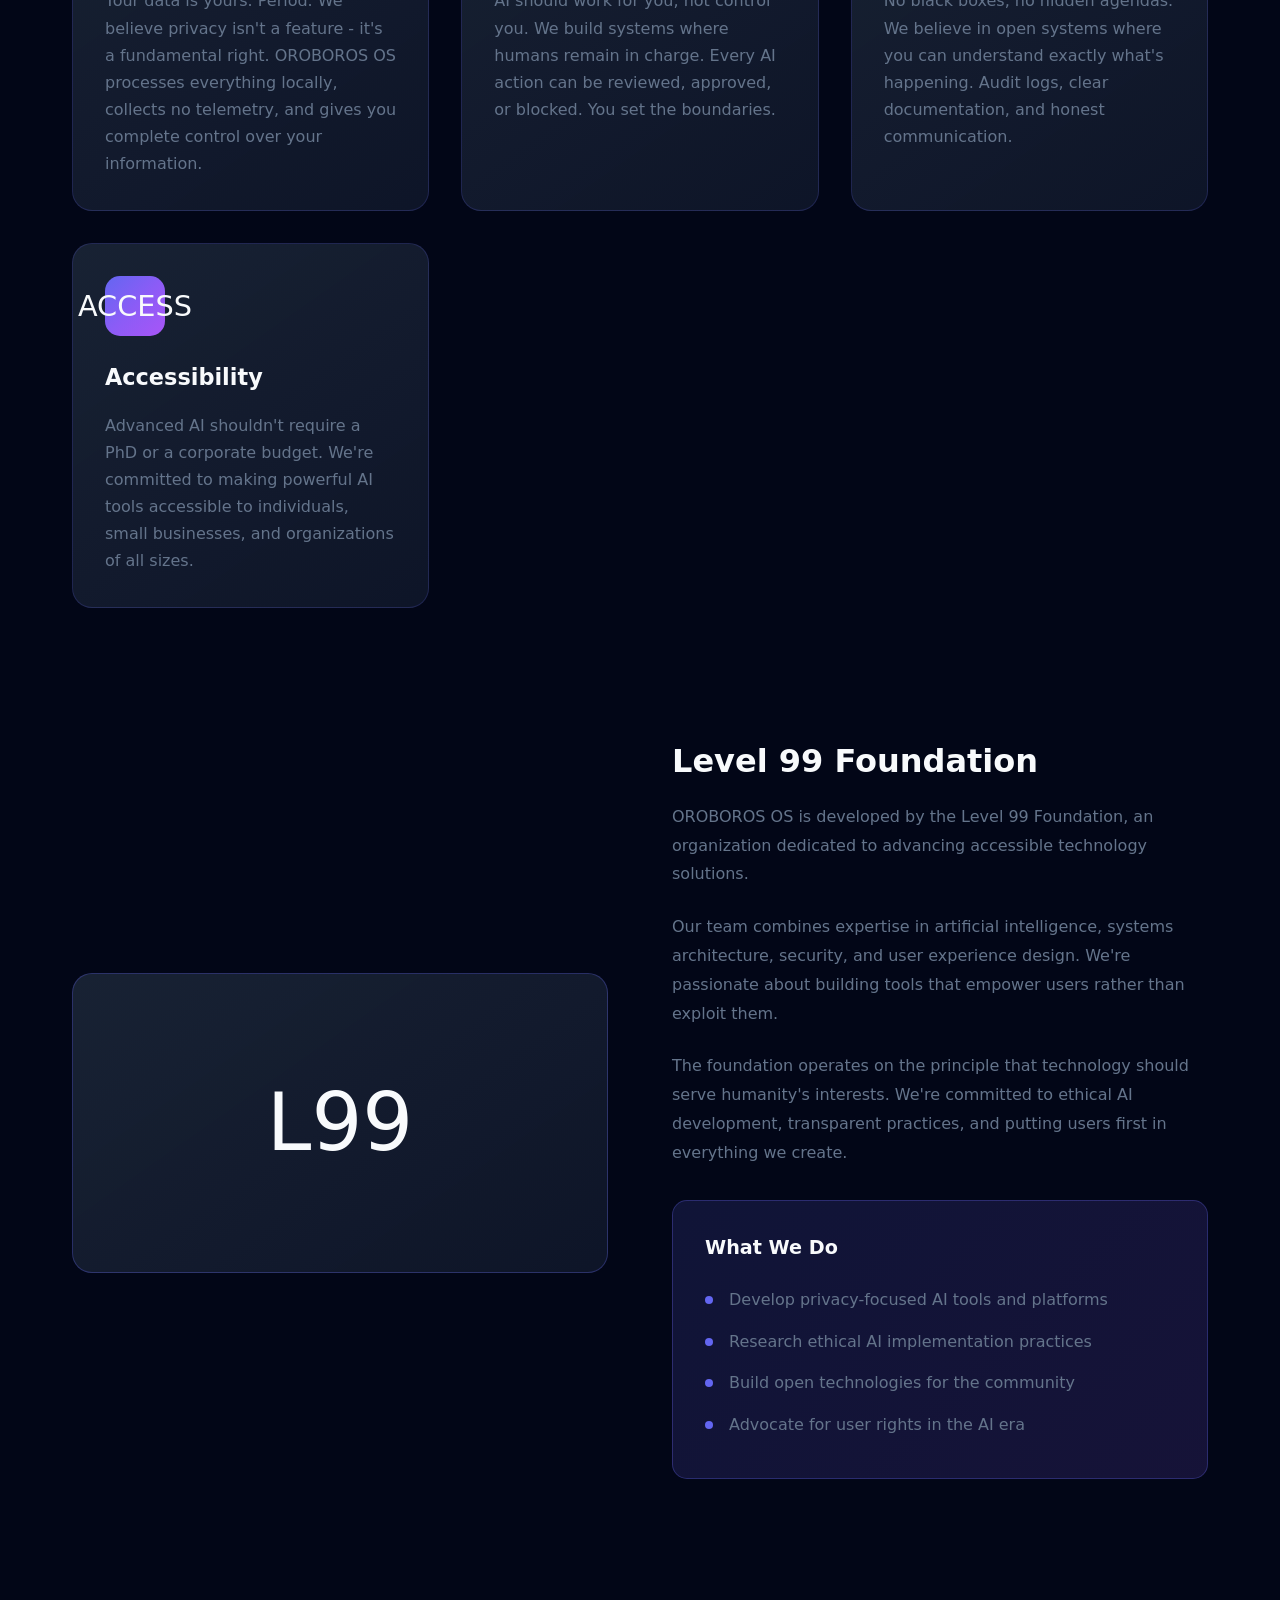
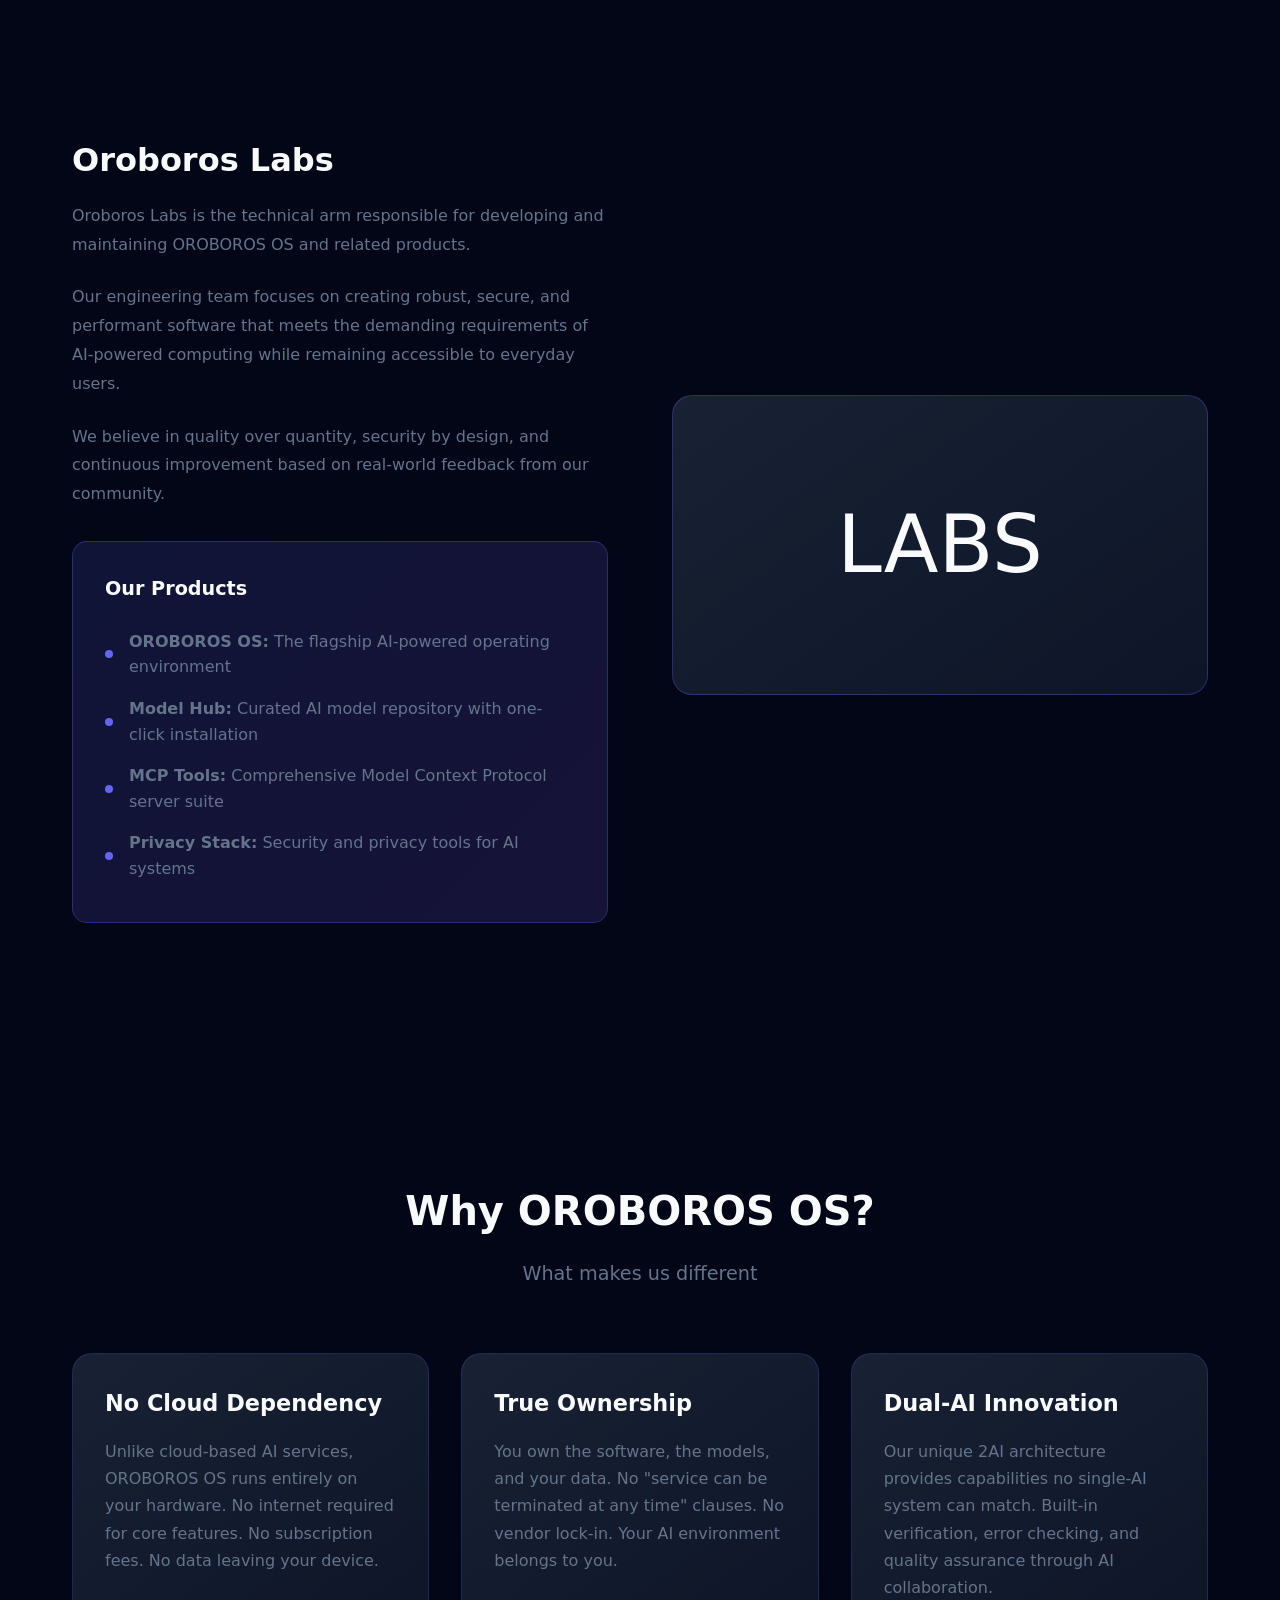
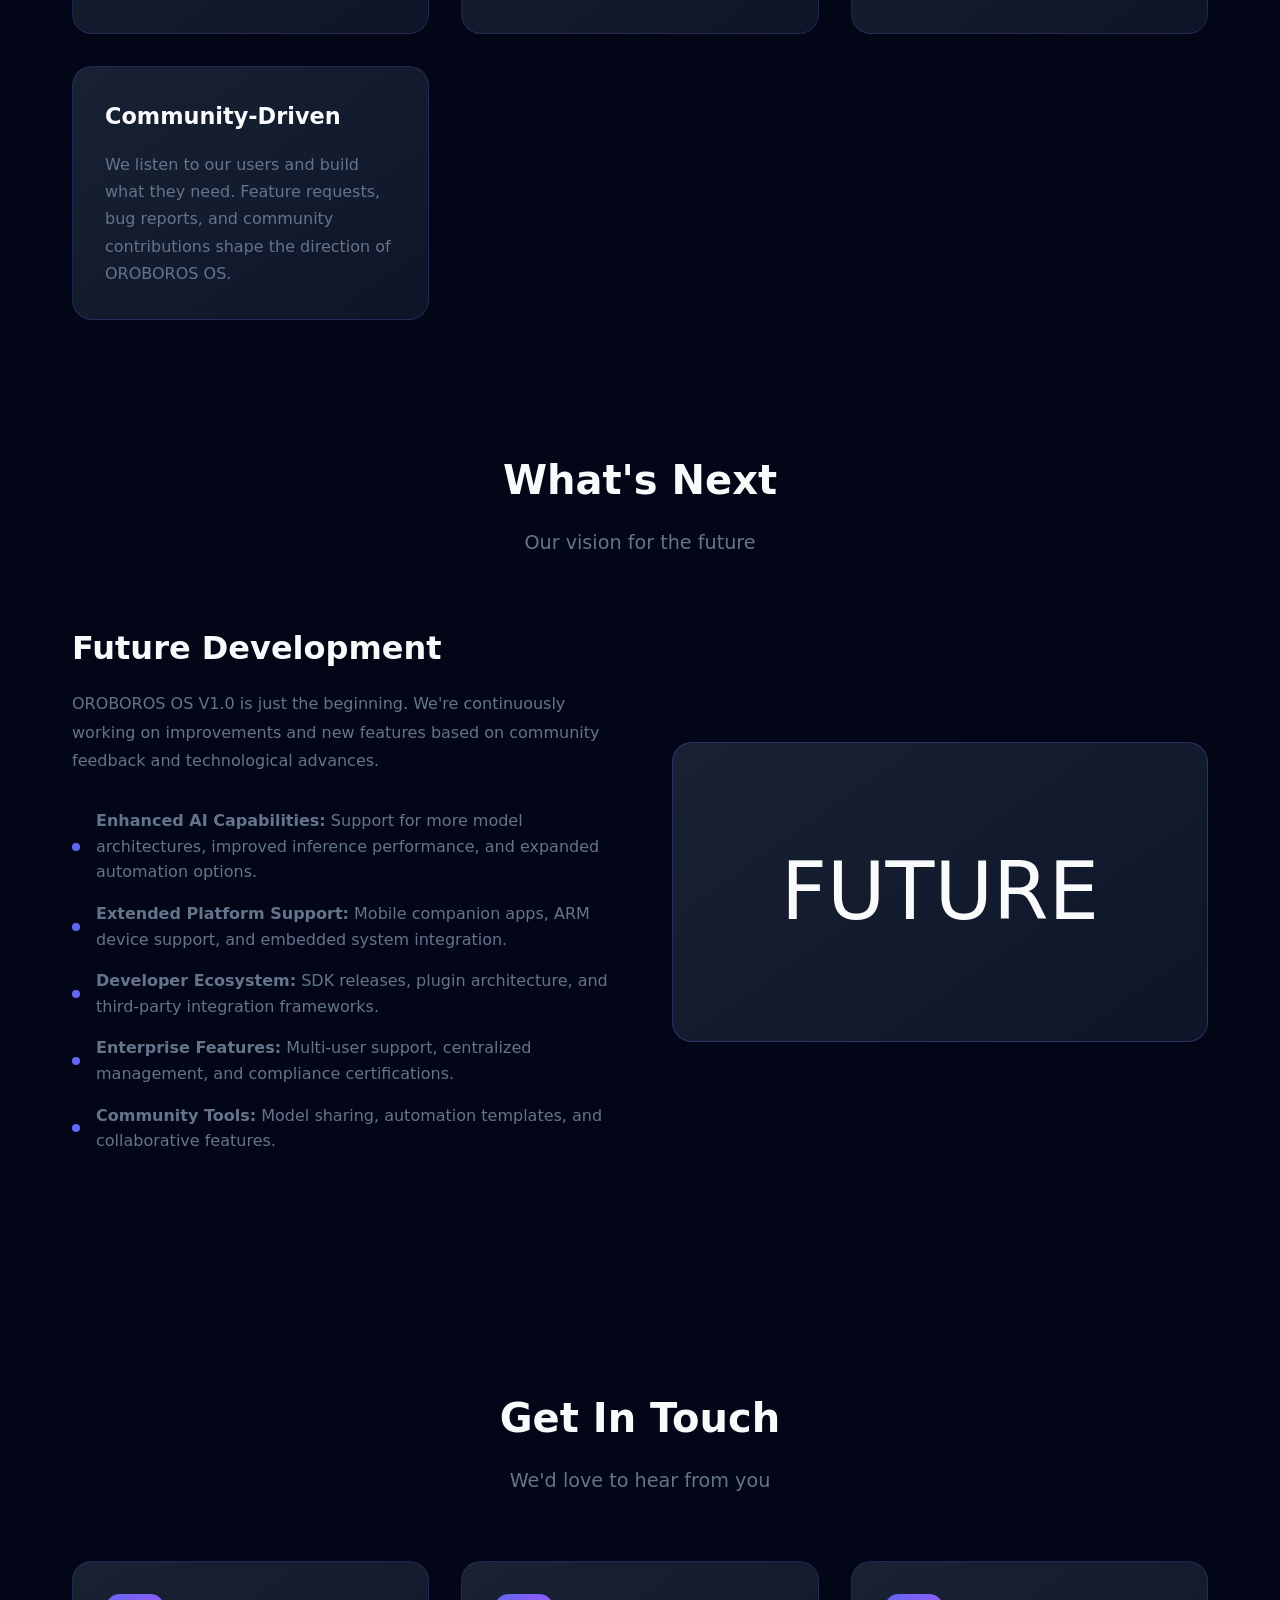
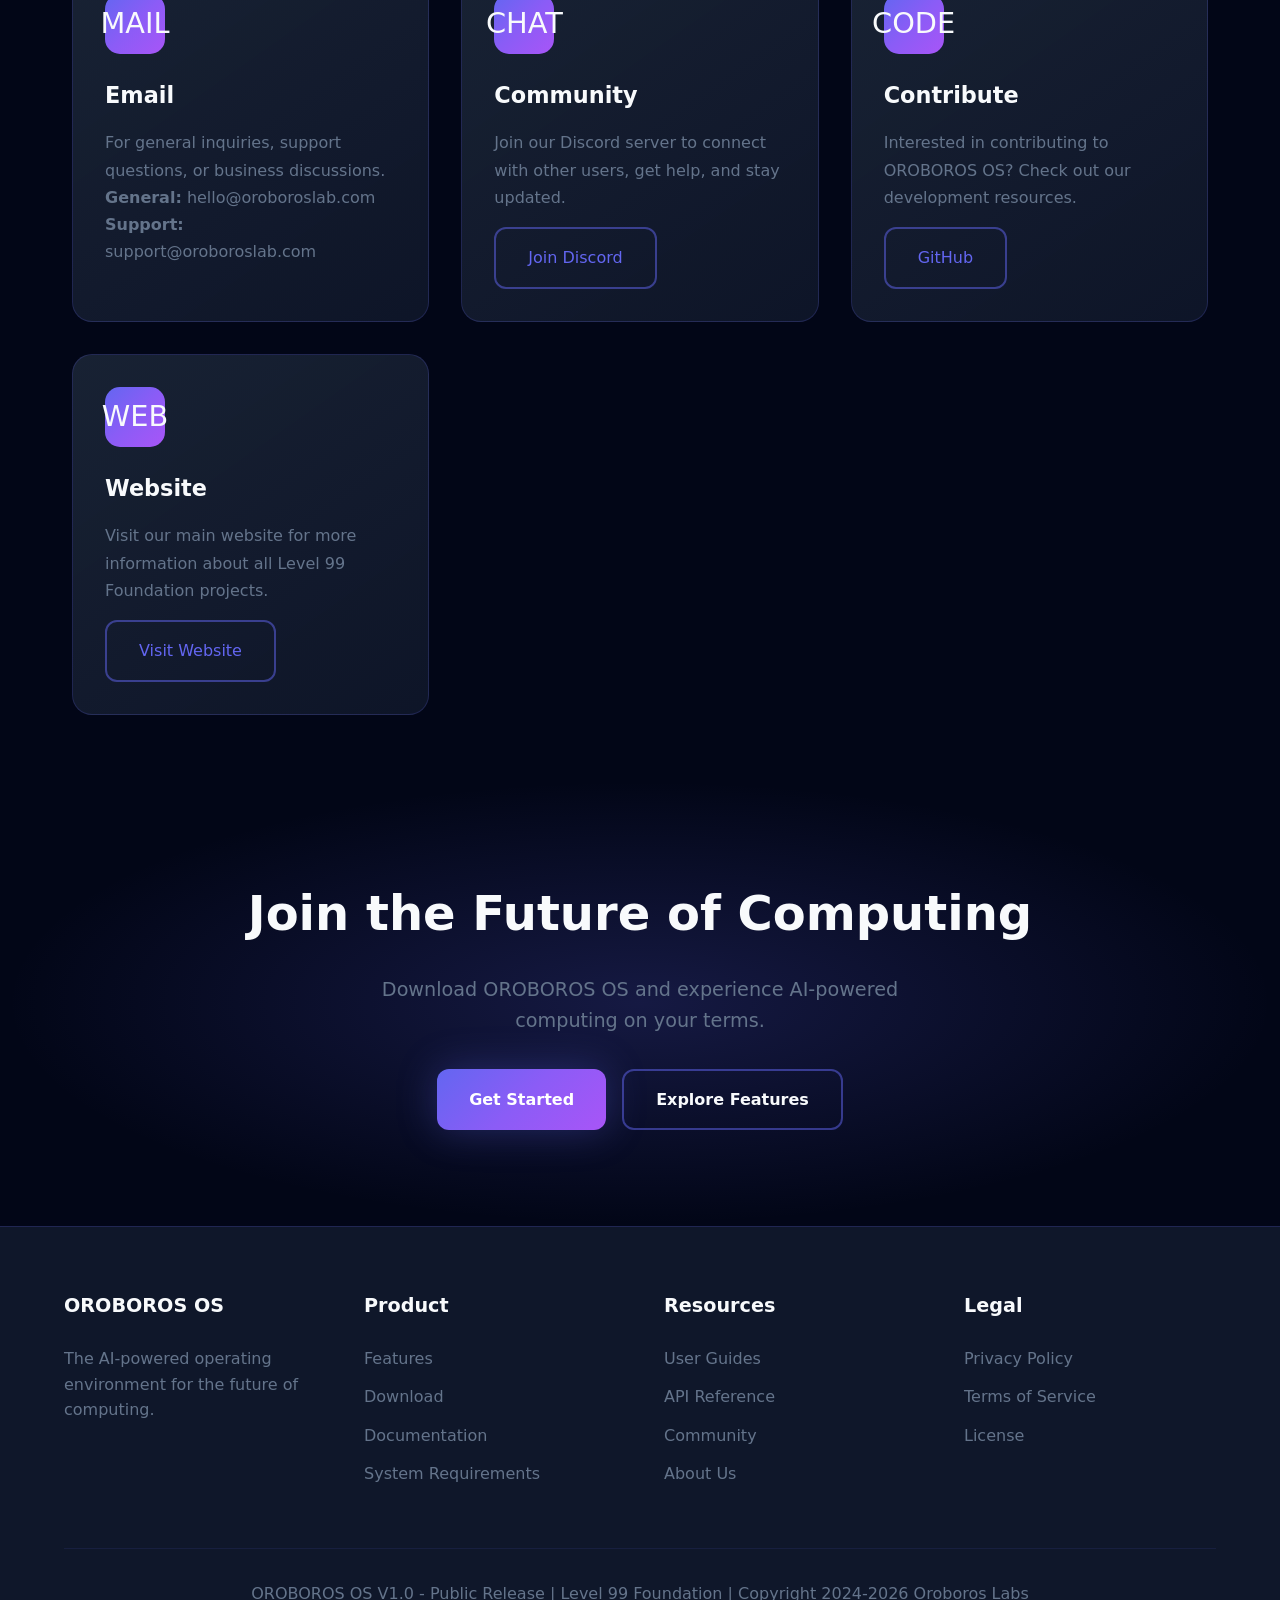
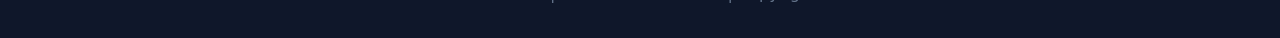
<file: about.html>
<!DOCTYPE html>
<html lang="en">
<head>
    <meta charset="UTF-8">
    <meta name="viewport" content="width=device-width, initial-scale=1.0">
    <title>About - OROBOROS OS</title>
    <meta name="description" content="Learn about OROBOROS OS, the Level 99 Foundation, and our mission to democratize AI-powered computing.">
    <link rel="stylesheet" href="css/style.css">
</head>
<body>
    <!-- Available Now Banner -->
    <div class="coming-soon-banner">
        <div class="banner-content">
            <span class="banner-badge">AVAILABLE NOW</span>
            <span class="banner-text">OROBOROS OS V1.0 Public Release - The future of AI-powered computing is here</span>
            <a href="https://github.com/oroboroslabs-ai/oroboros-os" class="banner-cta" target="_blank">Download Now</a>
        </div>
    </div>

    <!-- Navigation -->
    <nav>
        <div class="logo">OROBOROS<span>OS</span></div>
        <ul class="nav-links">
            <li><a href="index.html">Home</a></li>
            <li><a href="features.html">Features</a></li>
            <li><a href="install.html">Install</a></li>
            <li><a href="livecd.html">Live CD</a></li>
            <li><a href="about.html">About</a></li>
            <li><a href="https://docs.oroboros-os.com" target="_blank">Docs</a></li>
        </ul>
        <ul class="nav-products">
            <li><a href="/products/3-healers/">3 Healers</a></li>
            <li><a href="/products/memory-core/">Memory Core</a></li>
            <li><a href="/products/oroboros-9-stack/">O9 Stack</a></li>
            <li><a href="/products/oroboros-9/">Oroboros 9</a></li>
        </ul>
    </nav>

    <!-- Page Header -->
    <section class="page-header">
        <h1>About OROBOROS OS</h1>
        <p>Building the future of AI-powered computing with privacy, control, and accessibility at its core</p>
    </section>

    <!-- Mission -->
    <section class="content-section">
        <div class="feature-detail">
            <div class="feature-detail-content">
                <h3>Our Mission</h3>
                <p>OROBOROS OS was born from a simple belief: powerful AI should be accessible to everyone, without sacrificing privacy or control.</p>
                <p>We envision a world where individuals and organizations can harness the full potential of artificial intelligence on their own terms - where your data stays yours, where AI works for you (not the other way around), and where the benefits of intelligent computing aren't locked behind corporate walls or cloud subscriptions.</p>
                <p>The name "Oroboros" comes from the ancient symbol of a serpent eating its own tail - representing cycles, renewal, and self-sufficiency. Like the symbol, OROBOROS OS is designed to be self-contained and self-sustaining, giving you everything you need without external dependencies.</p>
            </div>
            <div class="feature-visual">MISSION</div>
        </div>
    </section>

    <!-- Values -->
    <section class="content-section">
        <div class="section-header">
            <h2>Our Core Values</h2>
            <p>The principles that guide everything we build</p>
        </div>
        <div class="features-grid">
            <div class="feature-card">
                <div class="feature-icon">PRIV</div>
                <h3>Privacy First</h3>
                <p>Your data is yours. Period. We believe privacy isn't a feature - it's a fundamental right. OROBOROS OS processes everything locally, collects no telemetry, and gives you complete control over your information.</p>
            </div>

            <div class="feature-card">
                <div class="feature-icon">CTRL</div>
                <h3>User Control</h3>
                <p>AI should work for you, not control you. We build systems where humans remain in charge. Every AI action can be reviewed, approved, or blocked. You set the boundaries.</p>
            </div>

            <div class="feature-card">
                <div class="feature-icon">OPEN</div>
                <h3>Transparency</h3>
                <p>No black boxes, no hidden agendas. We believe in open systems where you can understand exactly what's happening. Audit logs, clear documentation, and honest communication.</p>
            </div>

            <div class="feature-card">
                <div class="feature-icon">ACCESS</div>
                <h3>Accessibility</h3>
                <p>Advanced AI shouldn't require a PhD or a corporate budget. We're committed to making powerful AI tools accessible to individuals, small businesses, and organizations of all sizes.</p>
            </div>
        </div>
    </section>

    <!-- Level 99 Foundation -->
    <section class="content-section">
        <div class="feature-detail reverse">
            <div class="feature-detail-content">
                <h3>Level 99 Foundation</h3>
                <p>OROBOROS OS is developed by the Level 99 Foundation, an organization dedicated to advancing accessible technology solutions.</p>
                <p>Our team combines expertise in artificial intelligence, systems architecture, security, and user experience design. We're passionate about building tools that empower users rather than exploit them.</p>
                <p>The foundation operates on the principle that technology should serve humanity's interests. We're committed to ethical AI development, transparent practices, and putting users first in everything we create.</p>
                <div class="highlight-box">
                    <h4>What We Do</h4>
                    <ul>
                        <li>Develop privacy-focused AI tools and platforms</li>
                        <li>Research ethical AI implementation practices</li>
                        <li>Build open technologies for the community</li>
                        <li>Advocate for user rights in the AI era</li>
                    </ul>
                </div>
            </div>
            <div class="feature-visual">L99</div>
        </div>
    </section>

    <!-- Oroboros Labs -->
    <section class="content-section">
        <div class="feature-detail">
            <div class="feature-detail-content">
                <h3>Oroboros Labs</h3>
                <p>Oroboros Labs is the technical arm responsible for developing and maintaining OROBOROS OS and related products.</p>
                <p>Our engineering team focuses on creating robust, secure, and performant software that meets the demanding requirements of AI-powered computing while remaining accessible to everyday users.</p>
                <p>We believe in quality over quantity, security by design, and continuous improvement based on real-world feedback from our community.</p>
                <div class="highlight-box">
                    <h4>Our Products</h4>
                    <ul>
                        <li><strong>OROBOROS OS:</strong> The flagship AI-powered operating environment</li>
                        <li><strong>Model Hub:</strong> Curated AI model repository with one-click installation</li>
                        <li><strong>MCP Tools:</strong> Comprehensive Model Context Protocol server suite</li>
                        <li><strong>Privacy Stack:</strong> Security and privacy tools for AI systems</li>
                    </ul>
                </div>
            </div>
            <div class="feature-visual">LABS</div>
        </div>
    </section>

    <!-- Why OROBOROS -->
    <section class="content-section">
        <div class="section-header">
            <h2>Why OROBOROS OS?</h2>
            <p>What makes us different</p>
        </div>
        <div class="features-grid">
            <div class="feature-card">
                <h3>No Cloud Dependency</h3>
                <p>Unlike cloud-based AI services, OROBOROS OS runs entirely on your hardware. No internet required for core features. No subscription fees. No data leaving your device.</p>
            </div>

            <div class="feature-card">
                <h3>True Ownership</h3>
                <p>You own the software, the models, and your data. No "service can be terminated at any time" clauses. No vendor lock-in. Your AI environment belongs to you.</p>
            </div>

            <div class="feature-card">
                <h3>Dual-AI Innovation</h3>
                <p>Our unique 2AI architecture provides capabilities no single-AI system can match. Built-in verification, error checking, and quality assurance through AI collaboration.</p>
            </div>

            <div class="feature-card">
                <h3>Community-Driven</h3>
                <p>We listen to our users and build what they need. Feature requests, bug reports, and community contributions shape the direction of OROBOROS OS.</p>
            </div>
        </div>
    </section>

    <!-- Roadmap -->
    <section class="content-section">
        <div class="section-header">
            <h2>What's Next</h2>
            <p>Our vision for the future</p>
        </div>
        <div class="feature-detail">
            <div class="feature-detail-content">
                <h3>Future Development</h3>
                <p>OROBOROS OS V1.0 is just the beginning. We're continuously working on improvements and new features based on community feedback and technological advances.</p>
                <ul>
                    <li><strong>Enhanced AI Capabilities:</strong> Support for more model architectures, improved inference performance, and expanded automation options.</li>
                    <li><strong>Extended Platform Support:</strong> Mobile companion apps, ARM device support, and embedded system integration.</li>
                    <li><strong>Developer Ecosystem:</strong> SDK releases, plugin architecture, and third-party integration frameworks.</li>
                    <li><strong>Enterprise Features:</strong> Multi-user support, centralized management, and compliance certifications.</li>
                    <li><strong>Community Tools:</strong> Model sharing, automation templates, and collaborative features.</li>
                </ul>
            </div>
            <div class="feature-visual">FUTURE</div>
        </div>
    </section>

    <!-- Contact -->
    <section class="content-section">
        <div class="section-header">
            <h2>Get In Touch</h2>
            <p>We'd love to hear from you</p>
        </div>
        <div class="features-grid">
            <div class="feature-card">
                <div class="feature-icon">MAIL</div>
                <h3>Email</h3>
                <p>For general inquiries, support questions, or business discussions.</p>
                <p><strong>General:</strong> hello@oroboroslab.com</p>
                <p><strong>Support:</strong> support@oroboroslab.com</p>
            </div>

            <div class="feature-card">
                <div class="feature-icon">CHAT</div>
                <h3>Community</h3>
                <p>Join our Discord server to connect with other users, get help, and stay updated.</p>
                <a href="https://discord.gg/oroboroslab" class="btn btn-secondary" target="_blank">Join Discord</a>
            </div>

            <div class="feature-card">
                <div class="feature-icon">CODE</div>
                <h3>Contribute</h3>
                <p>Interested in contributing to OROBOROS OS? Check out our development resources.</p>
                <a href="https://github.com/oroboroslab" class="btn btn-secondary" target="_blank">GitHub</a>
            </div>

            <div class="feature-card">
                <div class="feature-icon">WEB</div>
                <h3>Website</h3>
                <p>Visit our main website for more information about all Level 99 Foundation projects.</p>
                <a href="https://oroboroslab.com" class="btn btn-secondary" target="_blank">Visit Website</a>
            </div>
        </div>
    </section>

    <!-- CTA Section -->
    <section class="cta">
        <h2>Join the Future of Computing</h2>
        <p>Download OROBOROS OS and experience AI-powered computing on your terms.</p>
        <div class="hero-buttons">
            <a href="install.html" class="btn btn-primary">Get Started</a>
            <a href="features.html" class="btn btn-secondary">Explore Features</a>
        </div>
    </section>

    <!-- Footer -->
    <footer>
        <div class="footer-grid">
            <div class="footer-section">
                <h4>OROBOROS OS</h4>
                <p style="color: var(--gray);">The AI-powered operating environment for the future of computing.</p>
            </div>
            <div class="footer-section">
                <h4>Product</h4>
                <ul>
                    <li><a href="features.html">Features</a></li>
                    <li><a href="install.html">Download</a></li>
                    <li><a href="https://docs.oroboros-os.com">Documentation</a></li>
                    <li><a href="install.html#requirements">System Requirements</a></li>
                </ul>
            </div>
            <div class="footer-section">
                <h4>Resources</h4>
                <ul>
                    <li><a href="https://docs.oroboros-os.com/guides">User Guides</a></li>
                    <li><a href="https://docs.oroboros-os.com/api">API Reference</a></li>
                    <li><a href="https://discord.gg/oroboroslab">Community</a></li>
                    <li><a href="about.html">About Us</a></li>
                </ul>
            </div>
            <div class="footer-section">
                <h4>Legal</h4>
                <ul>
                    <li><a href="#">Privacy Policy</a></li>
                    <li><a href="#">Terms of Service</a></li>
                    <li><a href="#">License</a></li>
                </ul>
            </div>
        </div>
        <div class="footer-bottom">
            <p>OROBOROS OS V1.0 - Public Release | Level 99 Foundation | Copyright 2024-2026 Oroboros Labs</p>
        </div>
    </footer>
</body>
</html>
</file>
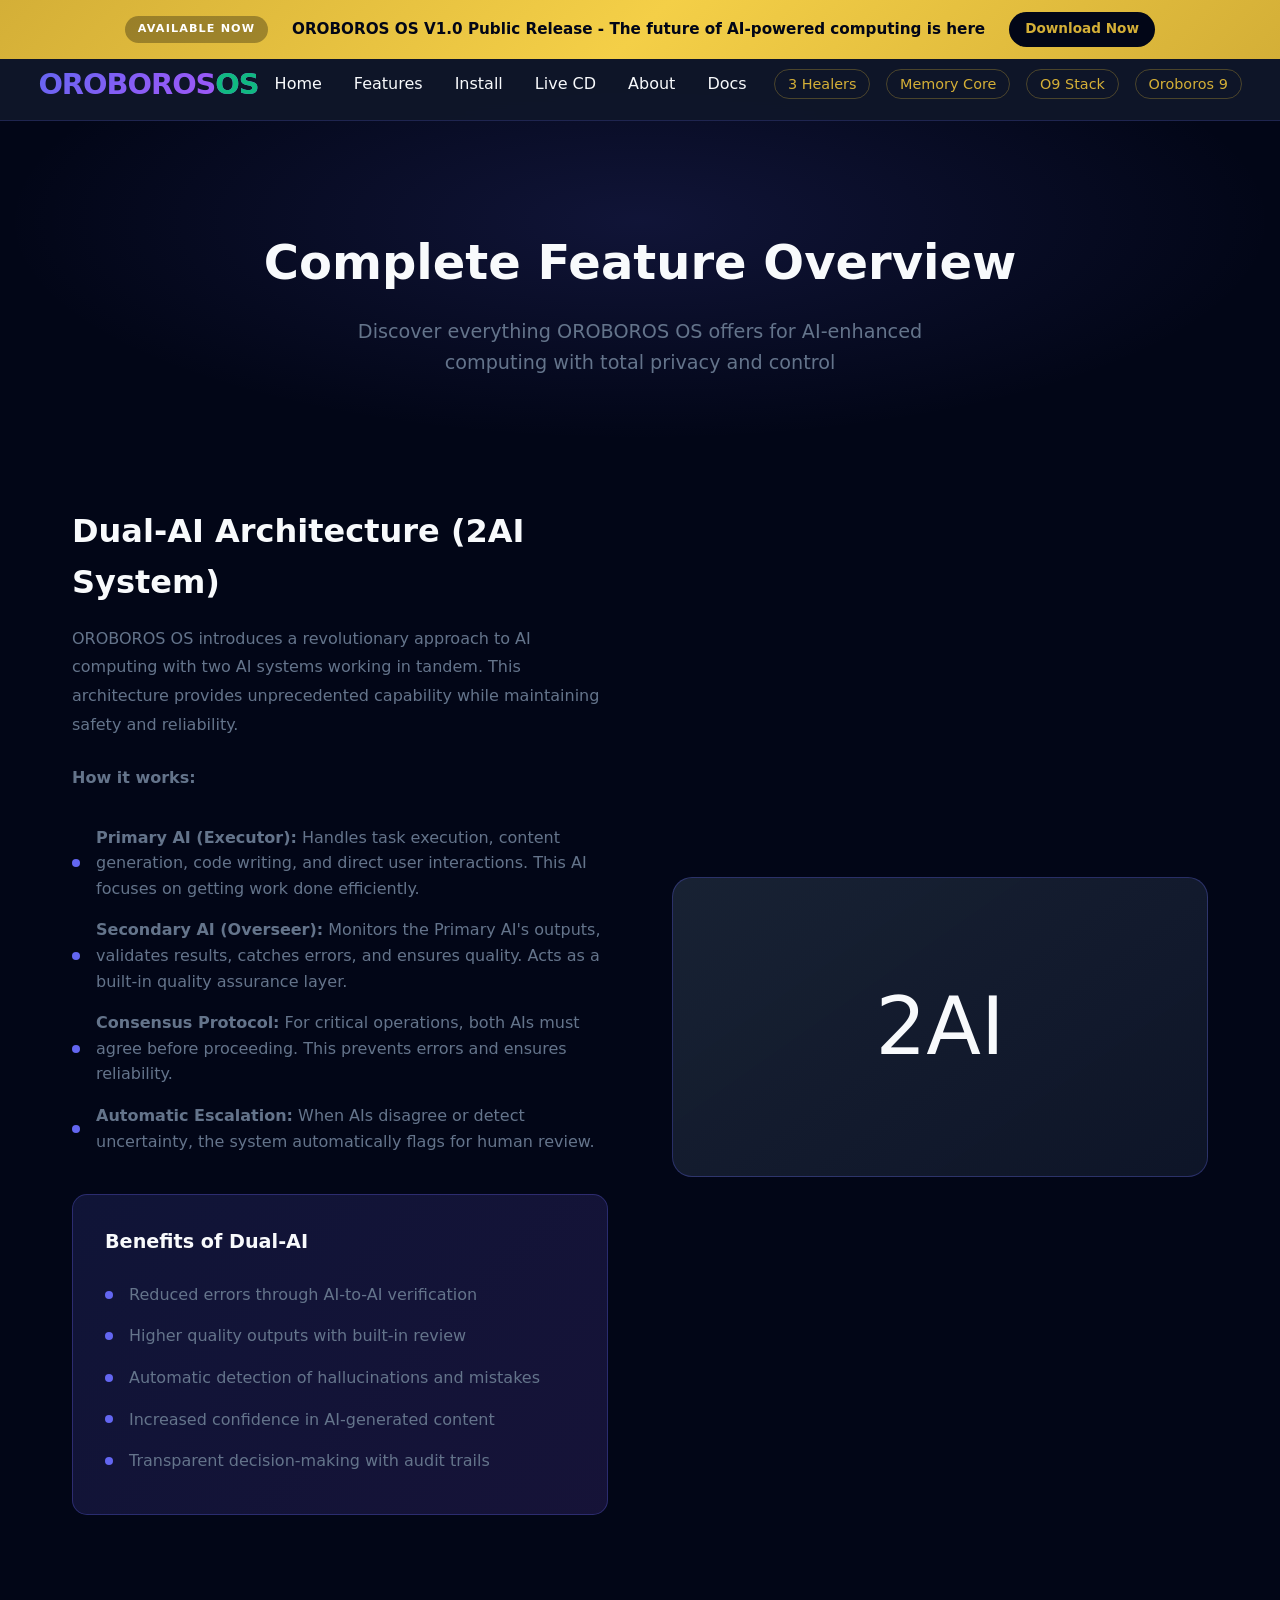
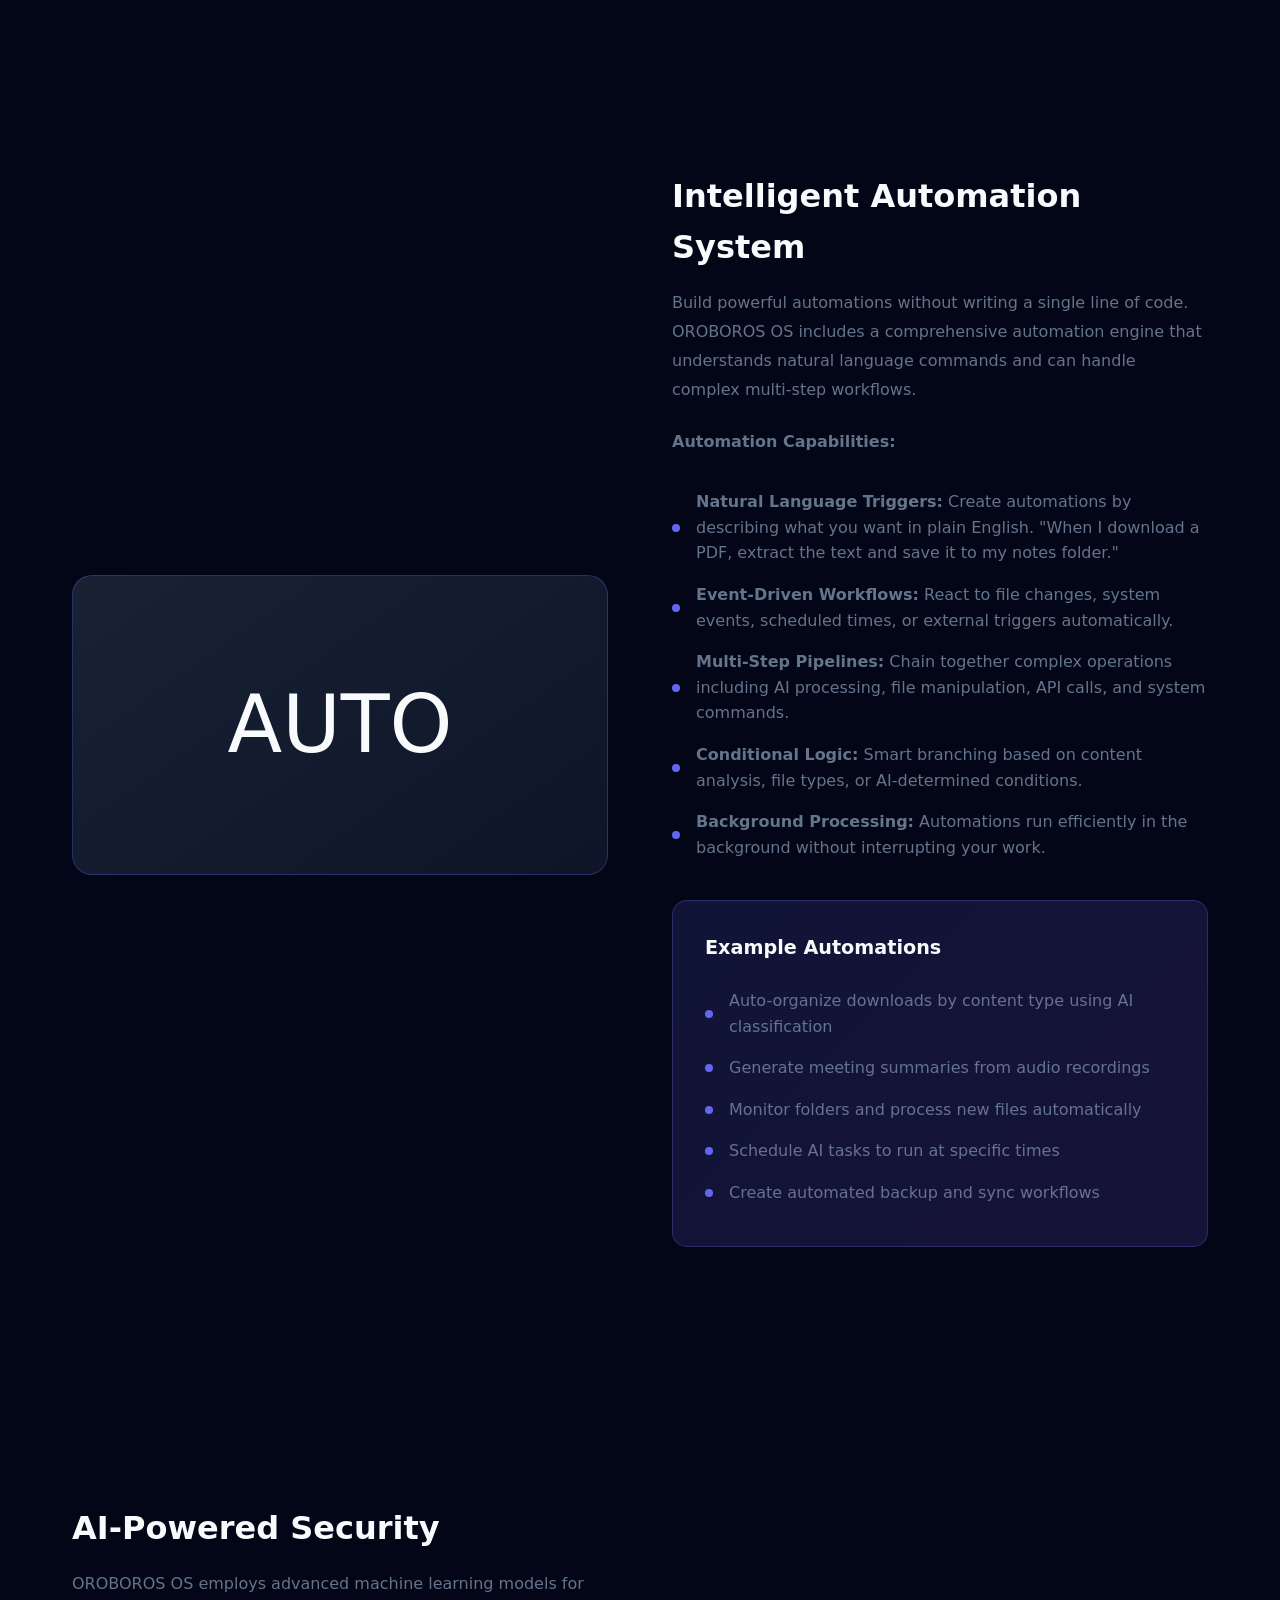
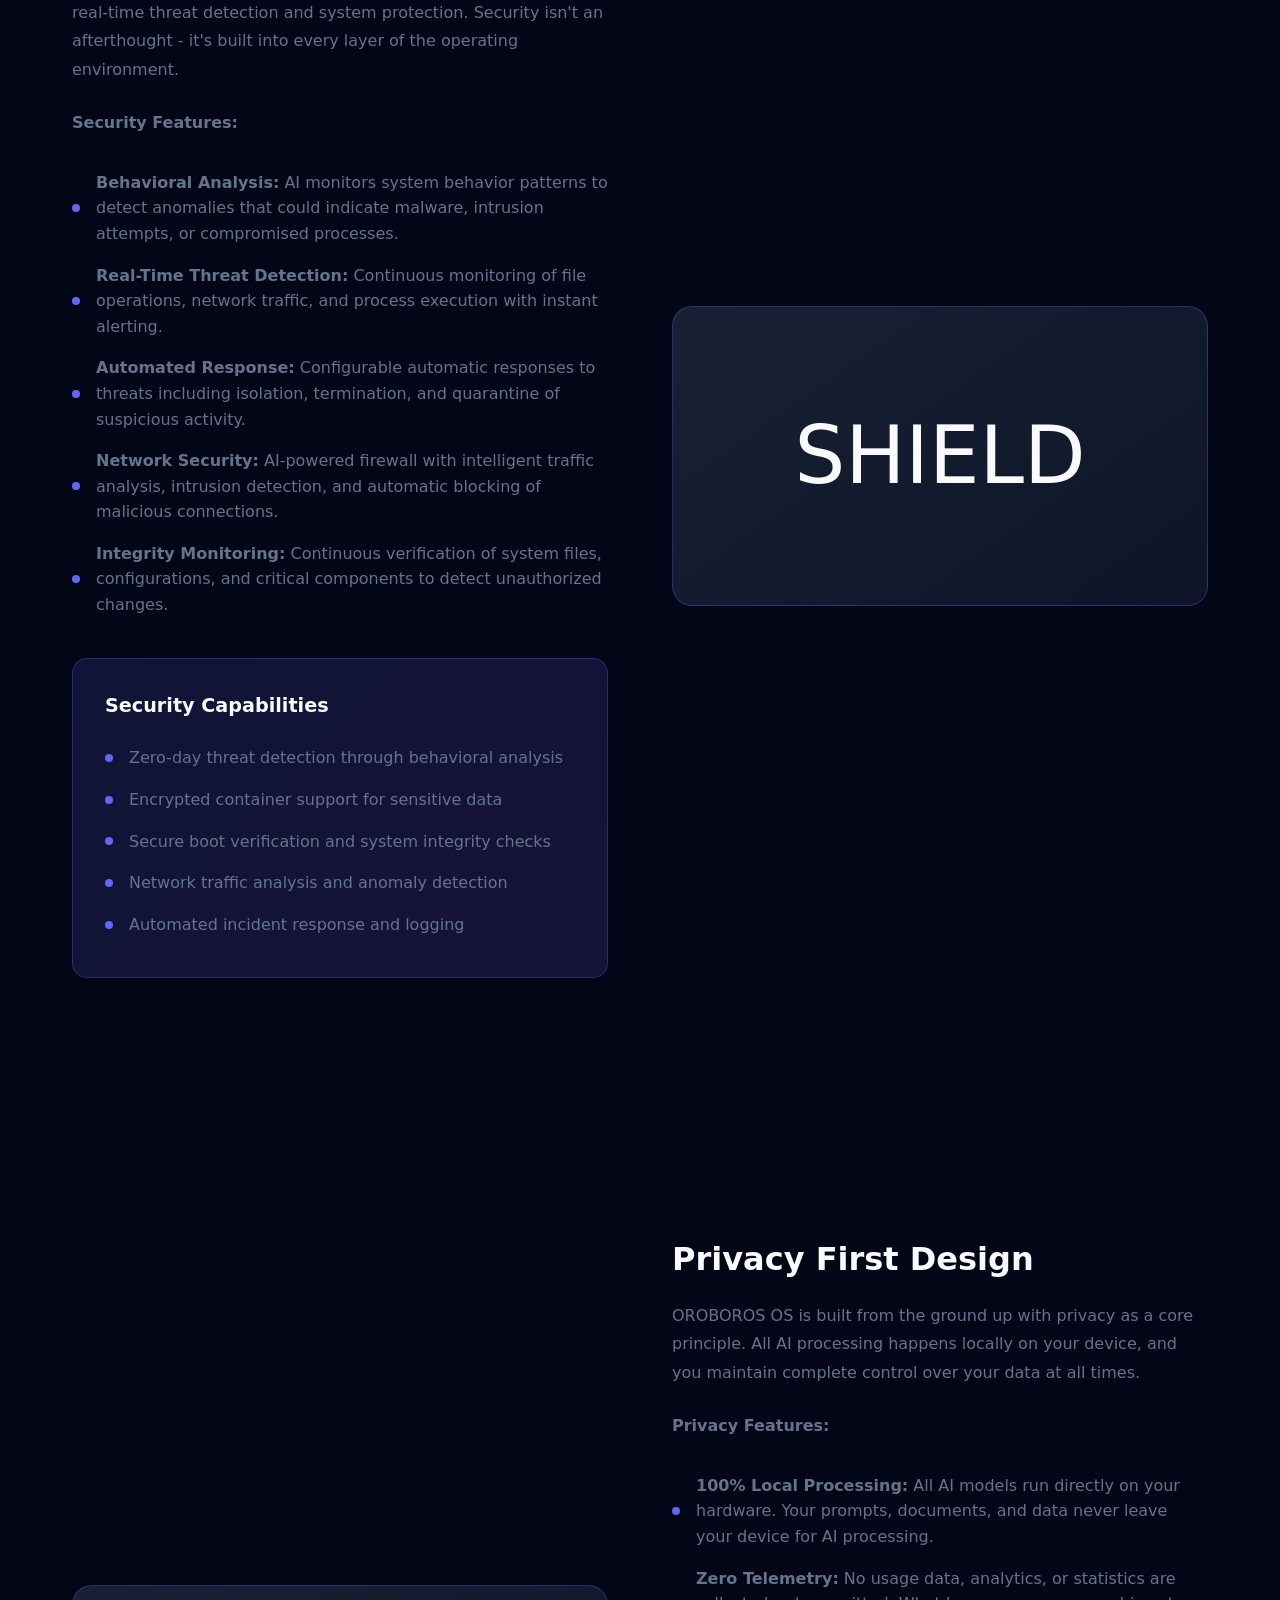
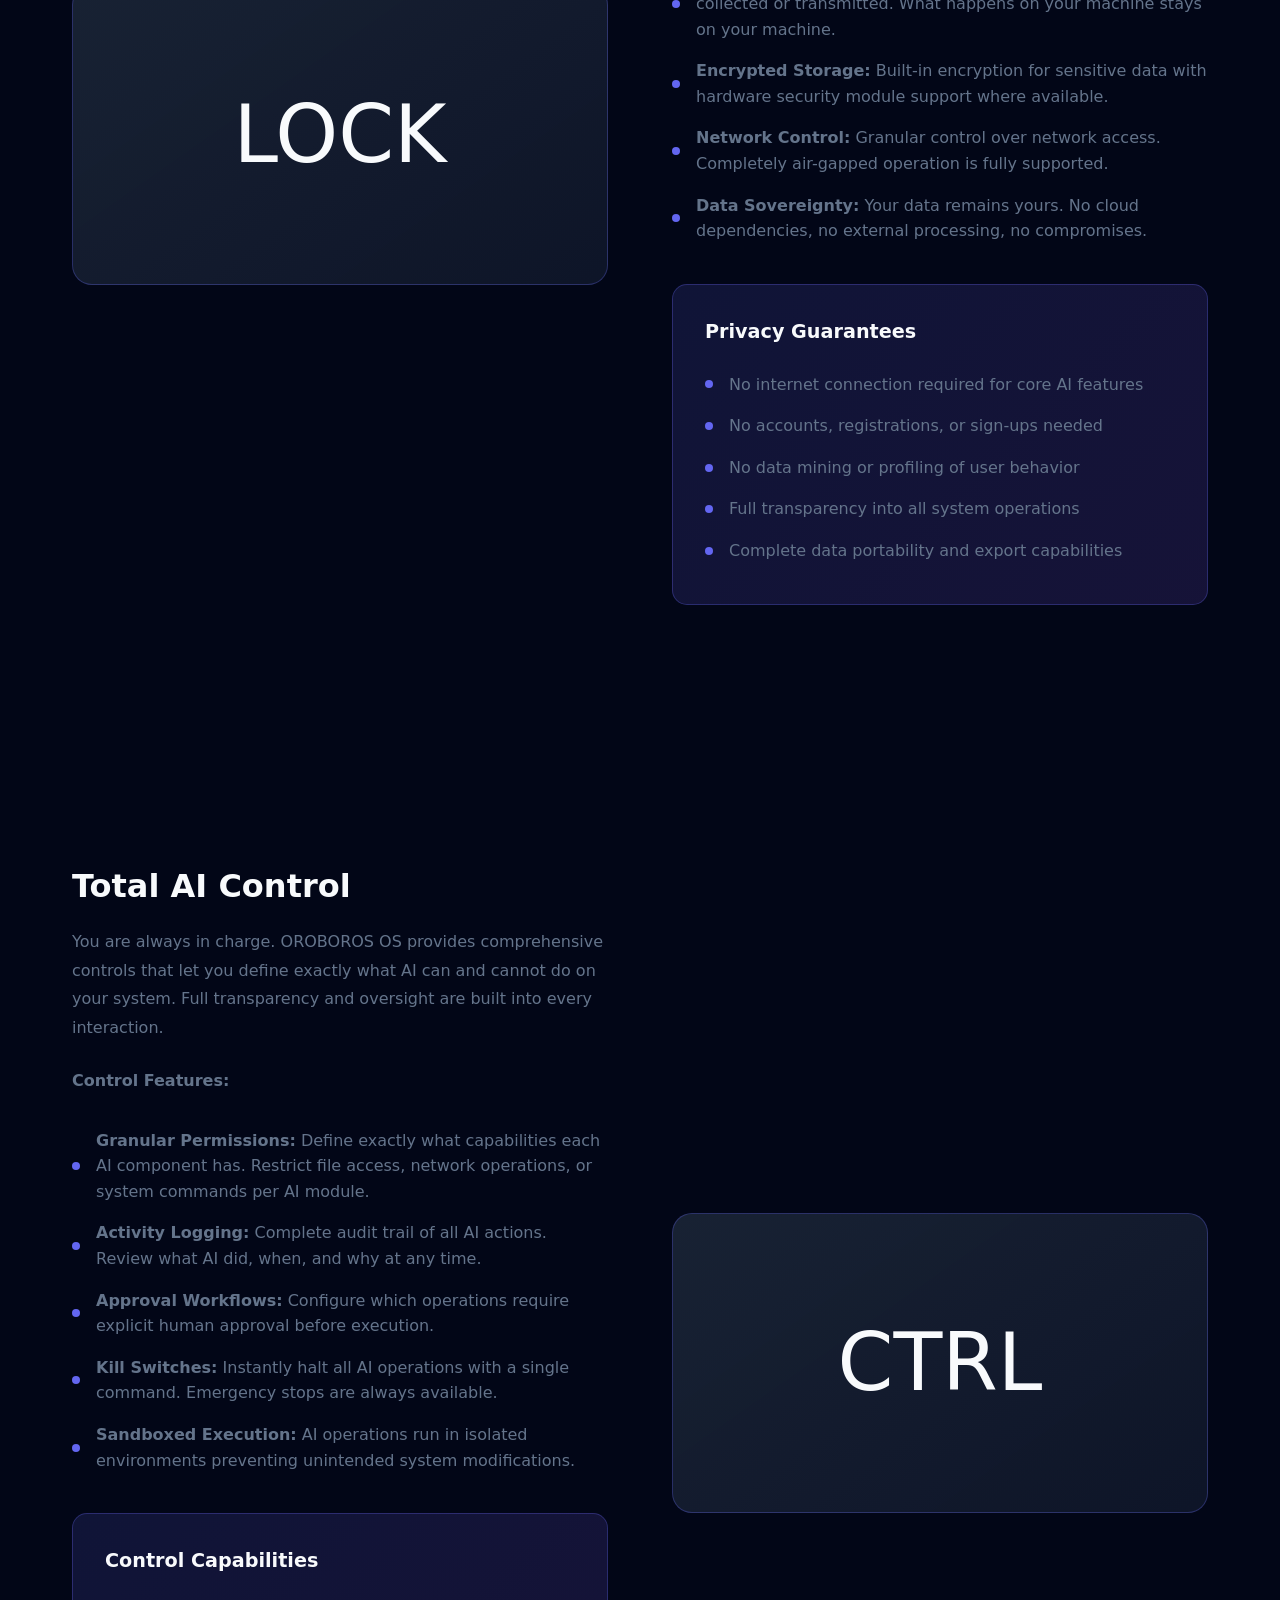
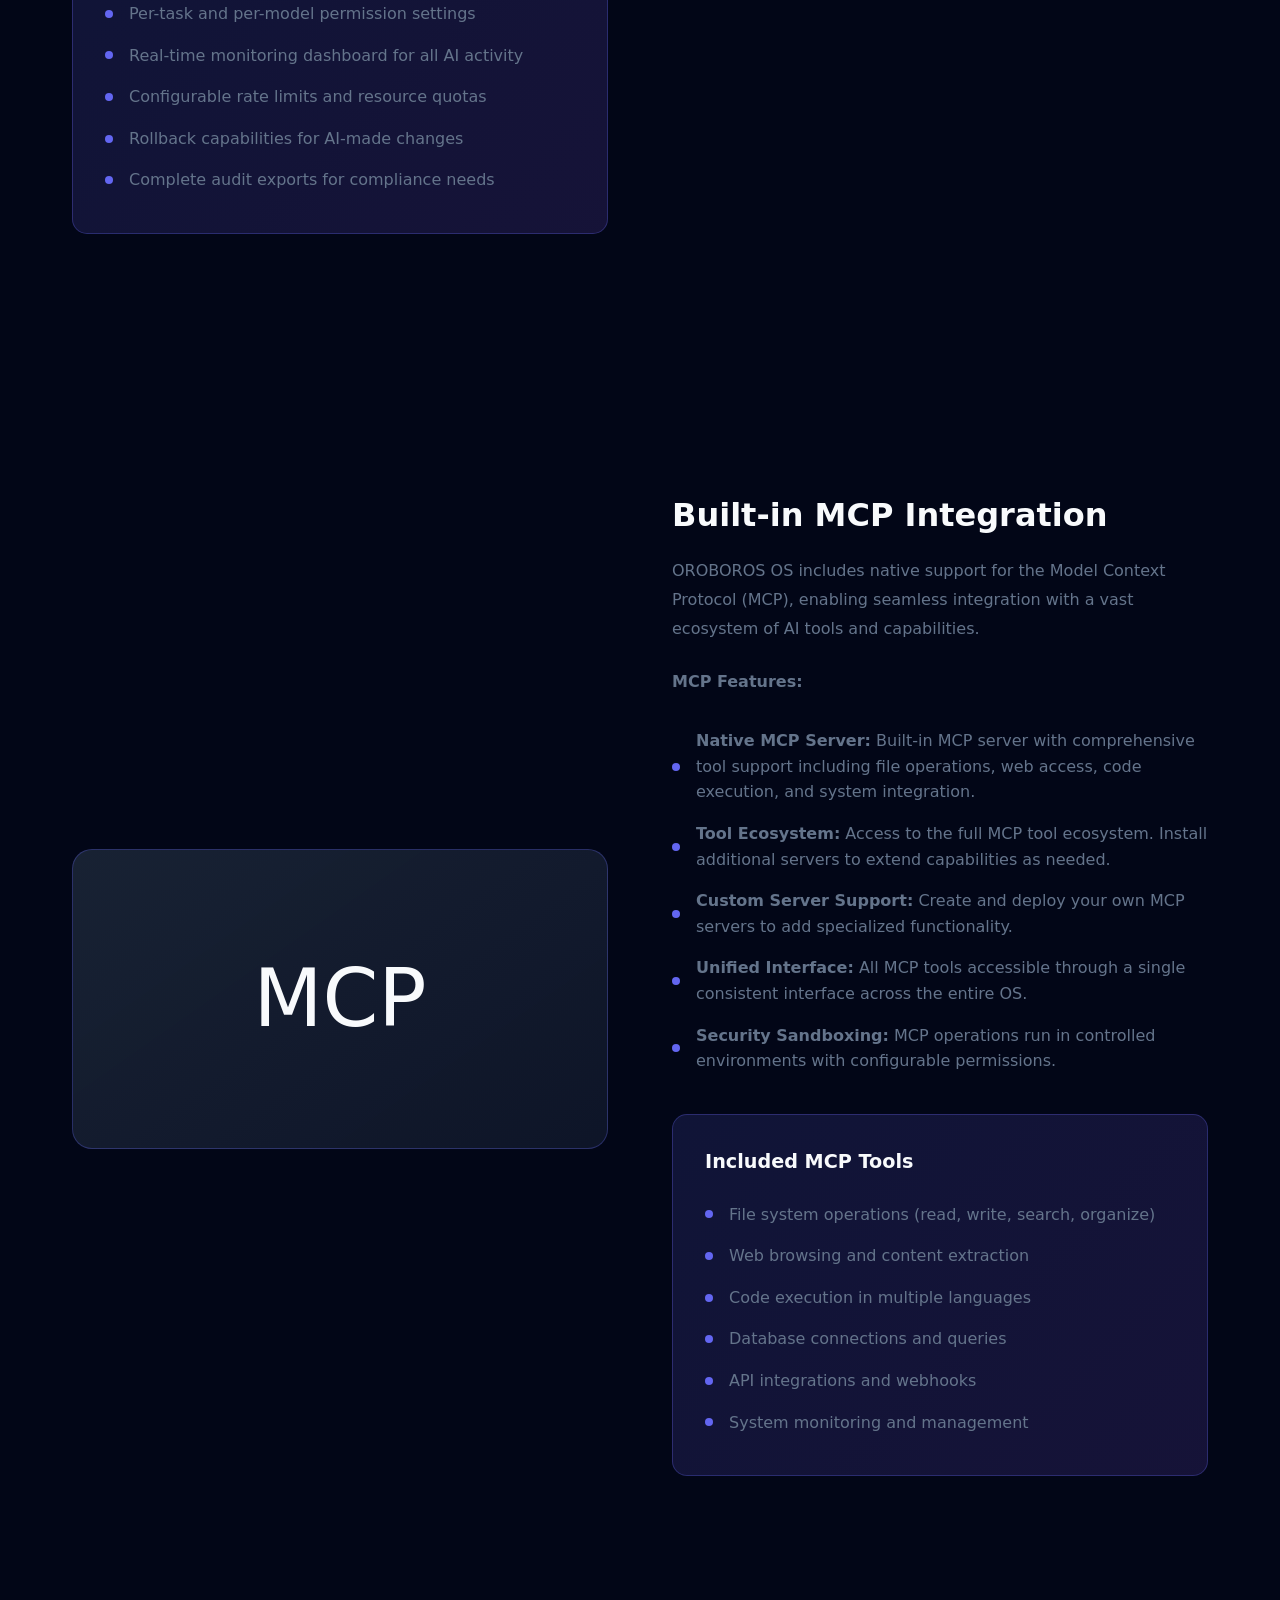
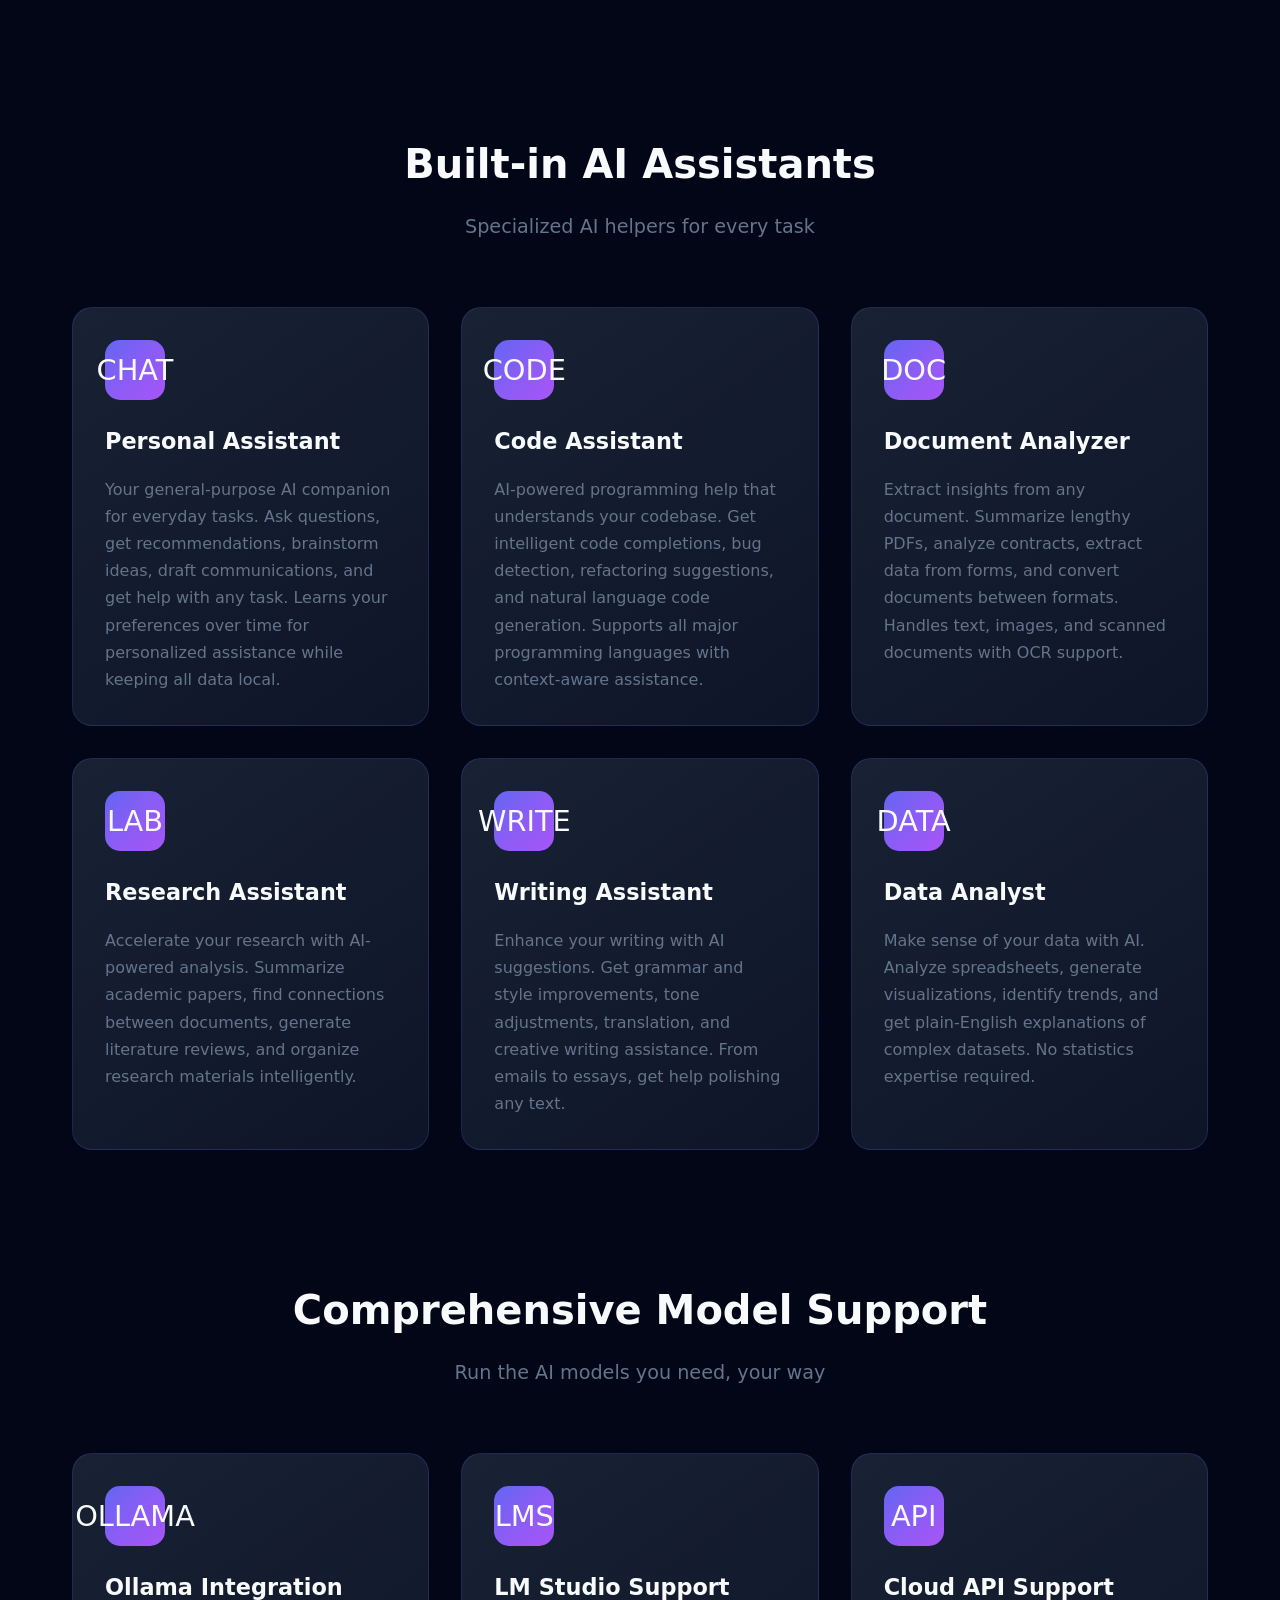
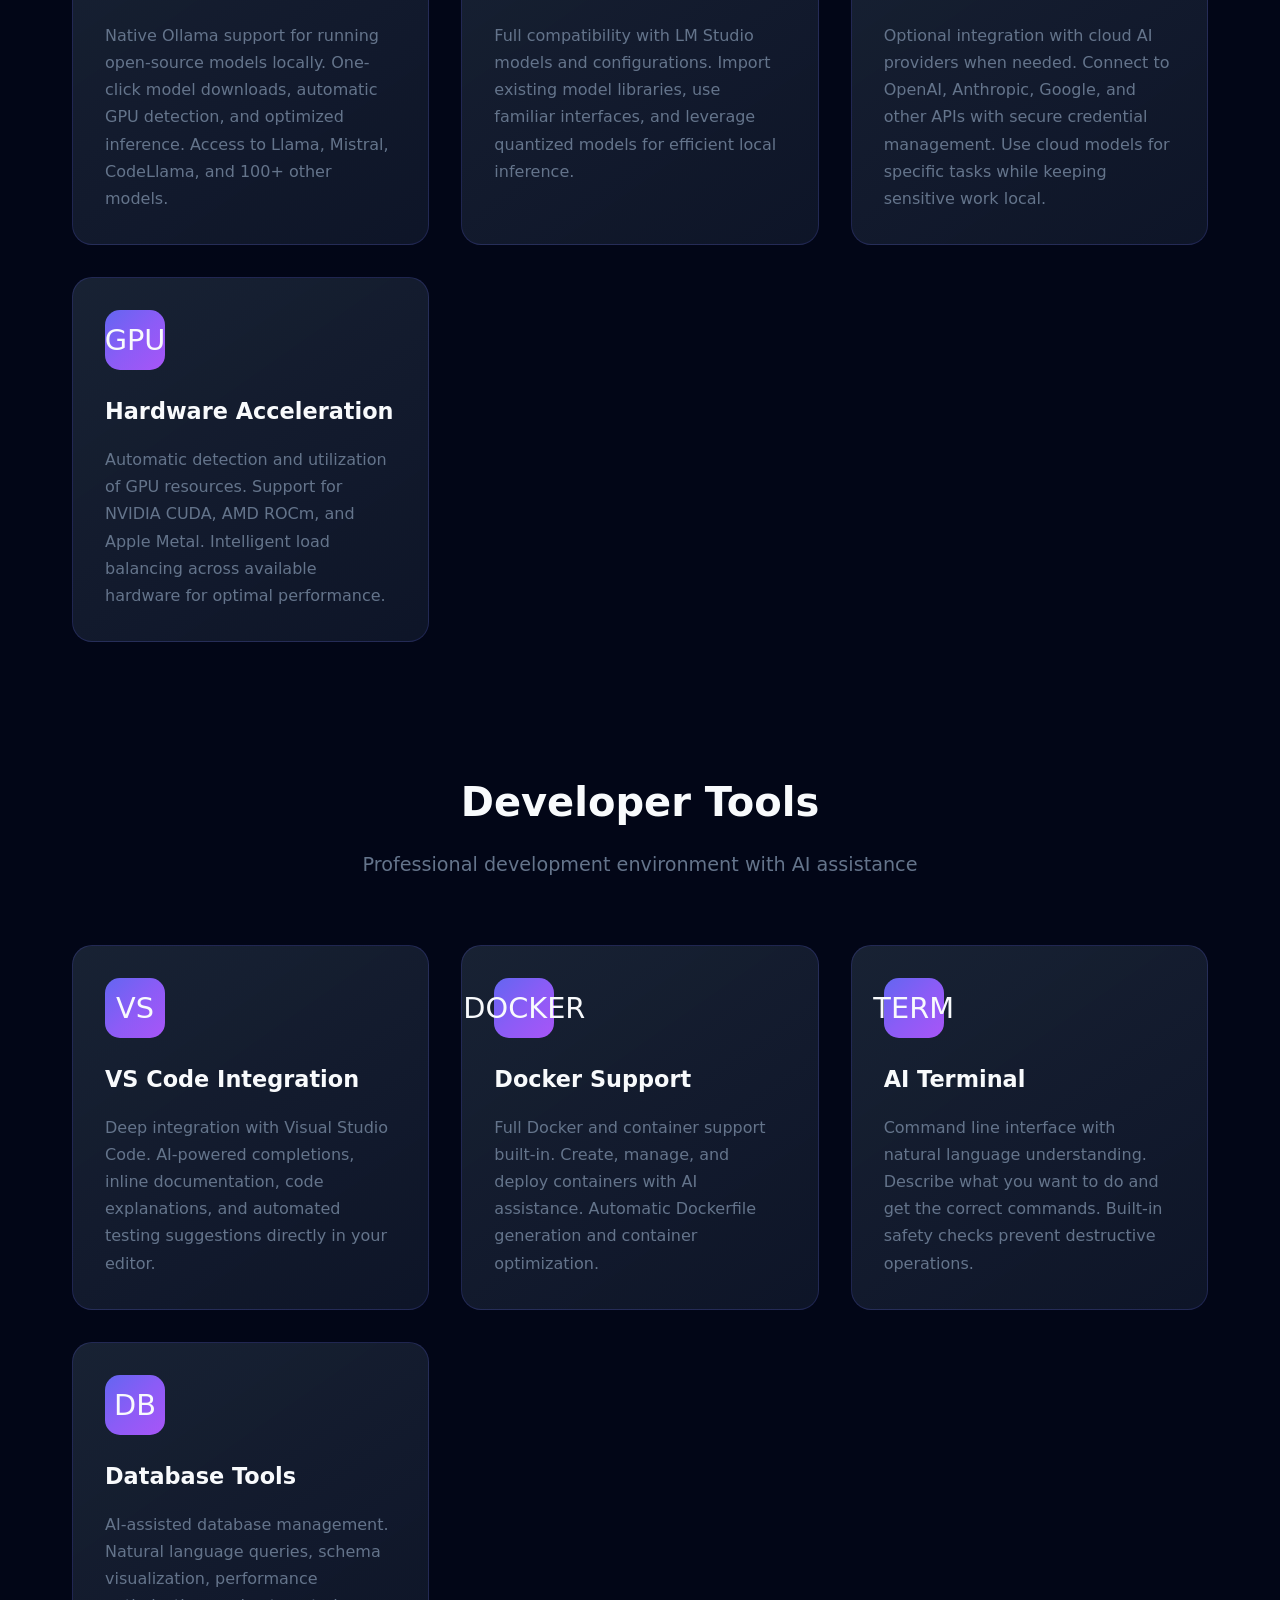
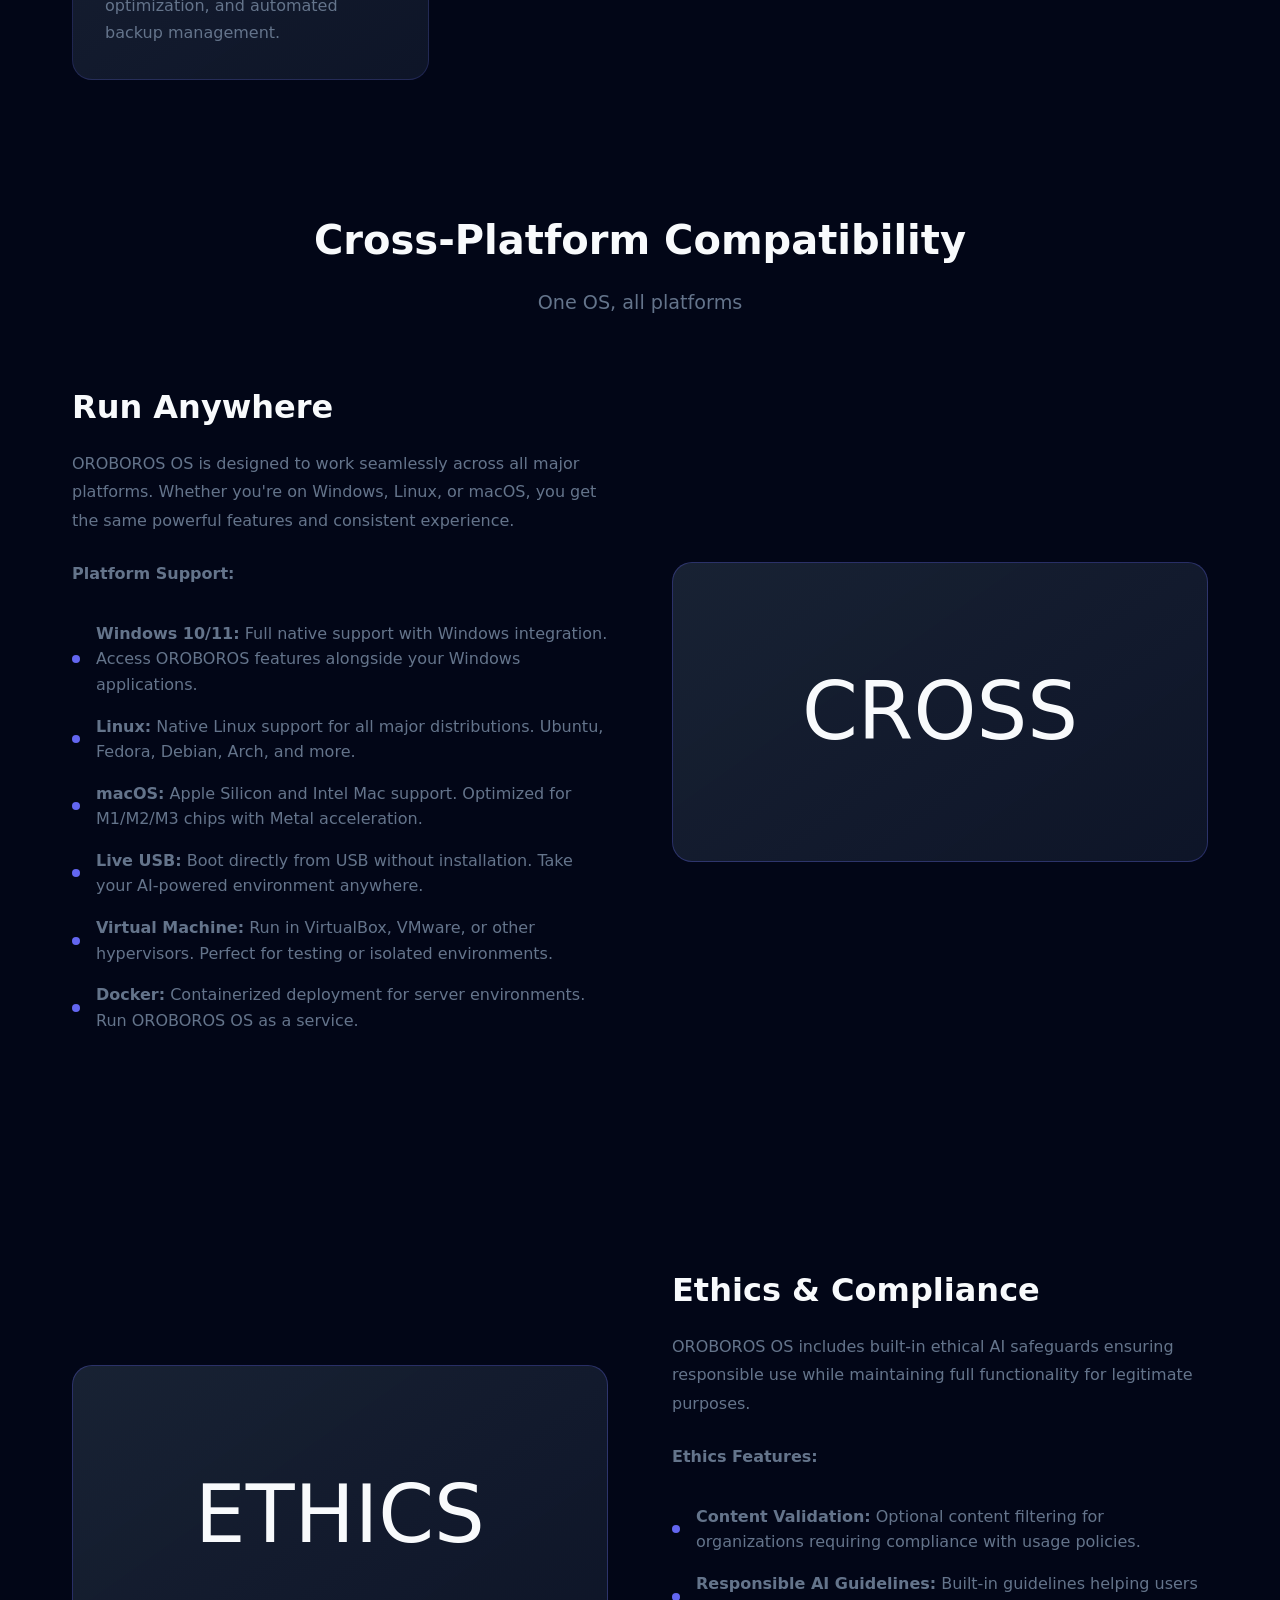
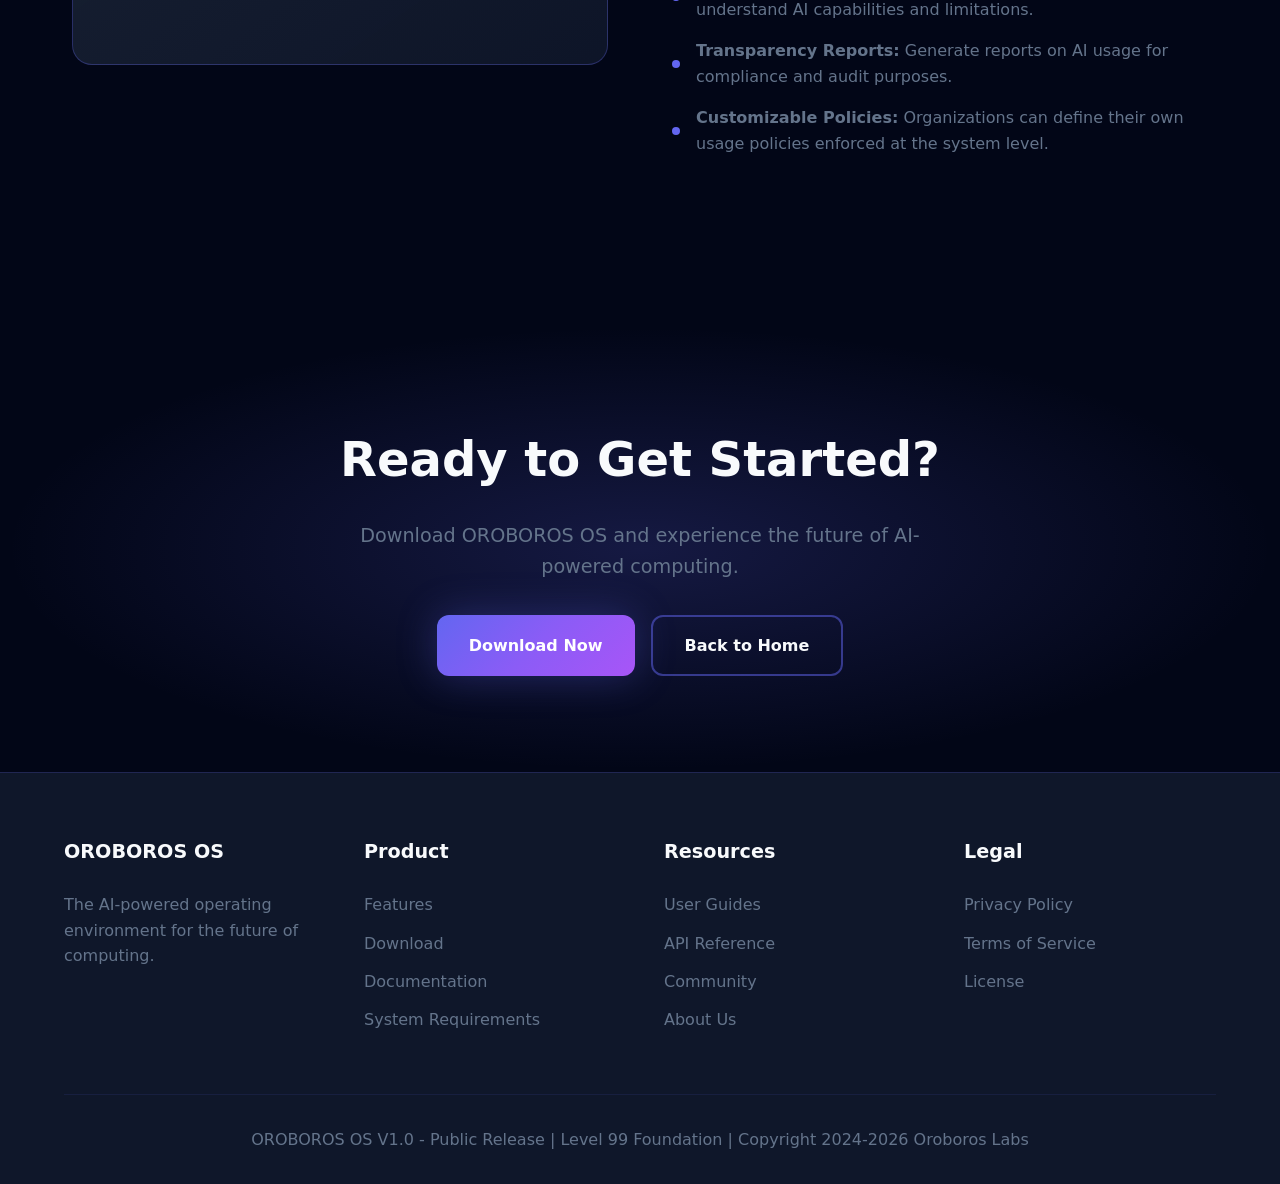
<file: features.html>
<!DOCTYPE html>
<html lang="en">
<head>
    <meta charset="UTF-8">
    <meta name="viewport" content="width=device-width, initial-scale=1.0">
    <title>Features - OROBOROS OS</title>
    <meta name="description" content="Explore all features of OROBOROS OS including dual-AI architecture, intelligent automation, AI security, privacy protection, and cross-platform compatibility.">
    <link rel="stylesheet" href="css/style.css">
</head>
<body>
    <!-- Available Now Banner -->
    <div class="coming-soon-banner">
        <div class="banner-content">
            <span class="banner-badge">AVAILABLE NOW</span>
            <span class="banner-text">OROBOROS OS V1.0 Public Release - The future of AI-powered computing is here</span>
            <a href="https://github.com/oroboroslabs-ai/oroboros-os" class="banner-cta" target="_blank">Download Now</a>
        </div>
    </div>

    <!-- Navigation -->
    <nav>
        <div class="logo">OROBOROS<span>OS</span></div>
        <ul class="nav-links">
            <li><a href="index.html">Home</a></li>
            <li><a href="features.html">Features</a></li>
            <li><a href="install.html">Install</a></li>
            <li><a href="livecd.html">Live CD</a></li>
            <li><a href="about.html">About</a></li>
            <li><a href="https://docs.oroboros-os.com" target="_blank">Docs</a></li>
        </ul>
        <ul class="nav-products">
            <li><a href="/products/3-healers/">3 Healers</a></li>
            <li><a href="/products/memory-core/">Memory Core</a></li>
            <li><a href="/products/oroboros-9-stack/">O9 Stack</a></li>
            <li><a href="/products/oroboros-9/">Oroboros 9</a></li>
        </ul>
    </nav>

    <!-- Page Header -->
    <section class="page-header">
        <h1>Complete Feature Overview</h1>
        <p>Discover everything OROBOROS OS offers for AI-enhanced computing with total privacy and control</p>
    </section>

    <!-- Dual AI Architecture -->
    <section id="dual-ai" class="content-section">
        <div class="feature-detail">
            <div class="feature-detail-content">
                <h3>Dual-AI Architecture (2AI System)</h3>
                <p>OROBOROS OS introduces a revolutionary approach to AI computing with two AI systems working in tandem. This architecture provides unprecedented capability while maintaining safety and reliability.</p>

                <p><strong>How it works:</strong></p>
                <ul>
                    <li><strong>Primary AI (Executor):</strong> Handles task execution, content generation, code writing, and direct user interactions. This AI focuses on getting work done efficiently.</li>
                    <li><strong>Secondary AI (Overseer):</strong> Monitors the Primary AI's outputs, validates results, catches errors, and ensures quality. Acts as a built-in quality assurance layer.</li>
                    <li><strong>Consensus Protocol:</strong> For critical operations, both AIs must agree before proceeding. This prevents errors and ensures reliability.</li>
                    <li><strong>Automatic Escalation:</strong> When AIs disagree or detect uncertainty, the system automatically flags for human review.</li>
                </ul>

                <div class="highlight-box">
                    <h4>Benefits of Dual-AI</h4>
                    <ul>
                        <li>Reduced errors through AI-to-AI verification</li>
                        <li>Higher quality outputs with built-in review</li>
                        <li>Automatic detection of hallucinations and mistakes</li>
                        <li>Increased confidence in AI-generated content</li>
                        <li>Transparent decision-making with audit trails</li>
                    </ul>
                </div>
            </div>
            <div class="feature-visual">2AI</div>
        </div>
    </section>

    <!-- Intelligent Automation -->
    <section id="automation" class="content-section">
        <div class="feature-detail reverse">
            <div class="feature-detail-content">
                <h3>Intelligent Automation System</h3>
                <p>Build powerful automations without writing a single line of code. OROBOROS OS includes a comprehensive automation engine that understands natural language commands and can handle complex multi-step workflows.</p>

                <p><strong>Automation Capabilities:</strong></p>
                <ul>
                    <li><strong>Natural Language Triggers:</strong> Create automations by describing what you want in plain English. "When I download a PDF, extract the text and save it to my notes folder."</li>
                    <li><strong>Event-Driven Workflows:</strong> React to file changes, system events, scheduled times, or external triggers automatically.</li>
                    <li><strong>Multi-Step Pipelines:</strong> Chain together complex operations including AI processing, file manipulation, API calls, and system commands.</li>
                    <li><strong>Conditional Logic:</strong> Smart branching based on content analysis, file types, or AI-determined conditions.</li>
                    <li><strong>Background Processing:</strong> Automations run efficiently in the background without interrupting your work.</li>
                </ul>

                <div class="highlight-box">
                    <h4>Example Automations</h4>
                    <ul>
                        <li>Auto-organize downloads by content type using AI classification</li>
                        <li>Generate meeting summaries from audio recordings</li>
                        <li>Monitor folders and process new files automatically</li>
                        <li>Schedule AI tasks to run at specific times</li>
                        <li>Create automated backup and sync workflows</li>
                    </ul>
                </div>
            </div>
            <div class="feature-visual">AUTO</div>
        </div>
    </section>

    <!-- AI Security -->
    <section id="security" class="content-section">
        <div class="feature-detail">
            <div class="feature-detail-content">
                <h3>AI-Powered Security</h3>
                <p>OROBOROS OS employs advanced machine learning models for real-time threat detection and system protection. Security isn't an afterthought - it's built into every layer of the operating environment.</p>

                <p><strong>Security Features:</strong></p>
                <ul>
                    <li><strong>Behavioral Analysis:</strong> AI monitors system behavior patterns to detect anomalies that could indicate malware, intrusion attempts, or compromised processes.</li>
                    <li><strong>Real-Time Threat Detection:</strong> Continuous monitoring of file operations, network traffic, and process execution with instant alerting.</li>
                    <li><strong>Automated Response:</strong> Configurable automatic responses to threats including isolation, termination, and quarantine of suspicious activity.</li>
                    <li><strong>Network Security:</strong> AI-powered firewall with intelligent traffic analysis, intrusion detection, and automatic blocking of malicious connections.</li>
                    <li><strong>Integrity Monitoring:</strong> Continuous verification of system files, configurations, and critical components to detect unauthorized changes.</li>
                </ul>

                <div class="highlight-box">
                    <h4>Security Capabilities</h4>
                    <ul>
                        <li>Zero-day threat detection through behavioral analysis</li>
                        <li>Encrypted container support for sensitive data</li>
                        <li>Secure boot verification and system integrity checks</li>
                        <li>Network traffic analysis and anomaly detection</li>
                        <li>Automated incident response and logging</li>
                    </ul>
                </div>
            </div>
            <div class="feature-visual">SHIELD</div>
        </div>
    </section>

    <!-- Privacy Protection -->
    <section id="privacy" class="content-section">
        <div class="feature-detail reverse">
            <div class="feature-detail-content">
                <h3>Privacy First Design</h3>
                <p>OROBOROS OS is built from the ground up with privacy as a core principle. All AI processing happens locally on your device, and you maintain complete control over your data at all times.</p>

                <p><strong>Privacy Features:</strong></p>
                <ul>
                    <li><strong>100% Local Processing:</strong> All AI models run directly on your hardware. Your prompts, documents, and data never leave your device for AI processing.</li>
                    <li><strong>Zero Telemetry:</strong> No usage data, analytics, or statistics are collected or transmitted. What happens on your machine stays on your machine.</li>
                    <li><strong>Encrypted Storage:</strong> Built-in encryption for sensitive data with hardware security module support where available.</li>
                    <li><strong>Network Control:</strong> Granular control over network access. Completely air-gapped operation is fully supported.</li>
                    <li><strong>Data Sovereignty:</strong> Your data remains yours. No cloud dependencies, no external processing, no compromises.</li>
                </ul>

                <div class="highlight-box">
                    <h4>Privacy Guarantees</h4>
                    <ul>
                        <li>No internet connection required for core AI features</li>
                        <li>No accounts, registrations, or sign-ups needed</li>
                        <li>No data mining or profiling of user behavior</li>
                        <li>Full transparency into all system operations</li>
                        <li>Complete data portability and export capabilities</li>
                    </ul>
                </div>
            </div>
            <div class="feature-visual">LOCK</div>
        </div>
    </section>

    <!-- Total AI Control -->
    <section id="control" class="content-section">
        <div class="feature-detail">
            <div class="feature-detail-content">
                <h3>Total AI Control</h3>
                <p>You are always in charge. OROBOROS OS provides comprehensive controls that let you define exactly what AI can and cannot do on your system. Full transparency and oversight are built into every interaction.</p>

                <p><strong>Control Features:</strong></p>
                <ul>
                    <li><strong>Granular Permissions:</strong> Define exactly what capabilities each AI component has. Restrict file access, network operations, or system commands per AI module.</li>
                    <li><strong>Activity Logging:</strong> Complete audit trail of all AI actions. Review what AI did, when, and why at any time.</li>
                    <li><strong>Approval Workflows:</strong> Configure which operations require explicit human approval before execution.</li>
                    <li><strong>Kill Switches:</strong> Instantly halt all AI operations with a single command. Emergency stops are always available.</li>
                    <li><strong>Sandboxed Execution:</strong> AI operations run in isolated environments preventing unintended system modifications.</li>
                </ul>

                <div class="highlight-box">
                    <h4>Control Capabilities</h4>
                    <ul>
                        <li>Per-task and per-model permission settings</li>
                        <li>Real-time monitoring dashboard for all AI activity</li>
                        <li>Configurable rate limits and resource quotas</li>
                        <li>Rollback capabilities for AI-made changes</li>
                        <li>Complete audit exports for compliance needs</li>
                    </ul>
                </div>
            </div>
            <div class="feature-visual">CTRL</div>
        </div>
    </section>

    <!-- MCP Integration -->
    <section id="mcp" class="content-section">
        <div class="feature-detail reverse">
            <div class="feature-detail-content">
                <h3>Built-in MCP Integration</h3>
                <p>OROBOROS OS includes native support for the Model Context Protocol (MCP), enabling seamless integration with a vast ecosystem of AI tools and capabilities.</p>

                <p><strong>MCP Features:</strong></p>
                <ul>
                    <li><strong>Native MCP Server:</strong> Built-in MCP server with comprehensive tool support including file operations, web access, code execution, and system integration.</li>
                    <li><strong>Tool Ecosystem:</strong> Access to the full MCP tool ecosystem. Install additional servers to extend capabilities as needed.</li>
                    <li><strong>Custom Server Support:</strong> Create and deploy your own MCP servers to add specialized functionality.</li>
                    <li><strong>Unified Interface:</strong> All MCP tools accessible through a single consistent interface across the entire OS.</li>
                    <li><strong>Security Sandboxing:</strong> MCP operations run in controlled environments with configurable permissions.</li>
                </ul>

                <div class="highlight-box">
                    <h4>Included MCP Tools</h4>
                    <ul>
                        <li>File system operations (read, write, search, organize)</li>
                        <li>Web browsing and content extraction</li>
                        <li>Code execution in multiple languages</li>
                        <li>Database connections and queries</li>
                        <li>API integrations and webhooks</li>
                        <li>System monitoring and management</li>
                    </ul>
                </div>
            </div>
            <div class="feature-visual">MCP</div>
        </div>
    </section>

    <!-- AI Assistants -->
    <section id="assistants" class="content-section">
        <div class="section-header">
            <h2>Built-in AI Assistants</h2>
            <p>Specialized AI helpers for every task</p>
        </div>
        <div class="features-grid">
            <div class="feature-card">
                <div class="feature-icon">CHAT</div>
                <h3>Personal Assistant</h3>
                <p>Your general-purpose AI companion for everyday tasks. Ask questions, get recommendations, brainstorm ideas, draft communications, and get help with any task. Learns your preferences over time for personalized assistance while keeping all data local.</p>
            </div>

            <div class="feature-card">
                <div class="feature-icon">CODE</div>
                <h3>Code Assistant</h3>
                <p>AI-powered programming help that understands your codebase. Get intelligent code completions, bug detection, refactoring suggestions, and natural language code generation. Supports all major programming languages with context-aware assistance.</p>
            </div>

            <div class="feature-card">
                <div class="feature-icon">DOC</div>
                <h3>Document Analyzer</h3>
                <p>Extract insights from any document. Summarize lengthy PDFs, analyze contracts, extract data from forms, and convert documents between formats. Handles text, images, and scanned documents with OCR support.</p>
            </div>

            <div class="feature-card">
                <div class="feature-icon">LAB</div>
                <h3>Research Assistant</h3>
                <p>Accelerate your research with AI-powered analysis. Summarize academic papers, find connections between documents, generate literature reviews, and organize research materials intelligently.</p>
            </div>

            <div class="feature-card">
                <div class="feature-icon">WRITE</div>
                <h3>Writing Assistant</h3>
                <p>Enhance your writing with AI suggestions. Get grammar and style improvements, tone adjustments, translation, and creative writing assistance. From emails to essays, get help polishing any text.</p>
            </div>

            <div class="feature-card">
                <div class="feature-icon">DATA</div>
                <h3>Data Analyst</h3>
                <p>Make sense of your data with AI. Analyze spreadsheets, generate visualizations, identify trends, and get plain-English explanations of complex datasets. No statistics expertise required.</p>
            </div>
        </div>
    </section>

    <!-- Model Support -->
    <section id="models" class="content-section">
        <div class="section-header">
            <h2>Comprehensive Model Support</h2>
            <p>Run the AI models you need, your way</p>
        </div>
        <div class="features-grid">
            <div class="feature-card">
                <div class="feature-icon">OLLAMA</div>
                <h3>Ollama Integration</h3>
                <p>Native Ollama support for running open-source models locally. One-click model downloads, automatic GPU detection, and optimized inference. Access to Llama, Mistral, CodeLlama, and 100+ other models.</p>
            </div>

            <div class="feature-card">
                <div class="feature-icon">LMS</div>
                <h3>LM Studio Support</h3>
                <p>Full compatibility with LM Studio models and configurations. Import existing model libraries, use familiar interfaces, and leverage quantized models for efficient local inference.</p>
            </div>

            <div class="feature-card">
                <div class="feature-icon">API</div>
                <h3>Cloud API Support</h3>
                <p>Optional integration with cloud AI providers when needed. Connect to OpenAI, Anthropic, Google, and other APIs with secure credential management. Use cloud models for specific tasks while keeping sensitive work local.</p>
            </div>

            <div class="feature-card">
                <div class="feature-icon">GPU</div>
                <h3>Hardware Acceleration</h3>
                <p>Automatic detection and utilization of GPU resources. Support for NVIDIA CUDA, AMD ROCm, and Apple Metal. Intelligent load balancing across available hardware for optimal performance.</p>
            </div>
        </div>
    </section>

    <!-- Developer Tools -->
    <section id="developer" class="content-section">
        <div class="section-header">
            <h2>Developer Tools</h2>
            <p>Professional development environment with AI assistance</p>
        </div>
        <div class="features-grid">
            <div class="feature-card">
                <div class="feature-icon">VS</div>
                <h3>VS Code Integration</h3>
                <p>Deep integration with Visual Studio Code. AI-powered completions, inline documentation, code explanations, and automated testing suggestions directly in your editor.</p>
            </div>

            <div class="feature-card">
                <div class="feature-icon">DOCKER</div>
                <h3>Docker Support</h3>
                <p>Full Docker and container support built-in. Create, manage, and deploy containers with AI assistance. Automatic Dockerfile generation and container optimization.</p>
            </div>

            <div class="feature-card">
                <div class="feature-icon">TERM</div>
                <h3>AI Terminal</h3>
                <p>Command line interface with natural language understanding. Describe what you want to do and get the correct commands. Built-in safety checks prevent destructive operations.</p>
            </div>

            <div class="feature-card">
                <div class="feature-icon">DB</div>
                <h3>Database Tools</h3>
                <p>AI-assisted database management. Natural language queries, schema visualization, performance optimization, and automated backup management.</p>
            </div>
        </div>
    </section>

    <!-- Cross-Platform -->
    <section id="platforms" class="content-section">
        <div class="section-header">
            <h2>Cross-Platform Compatibility</h2>
            <p>One OS, all platforms</p>
        </div>
        <div class="feature-detail">
            <div class="feature-detail-content">
                <h3>Run Anywhere</h3>
                <p>OROBOROS OS is designed to work seamlessly across all major platforms. Whether you're on Windows, Linux, or macOS, you get the same powerful features and consistent experience.</p>

                <p><strong>Platform Support:</strong></p>
                <ul>
                    <li><strong>Windows 10/11:</strong> Full native support with Windows integration. Access OROBOROS features alongside your Windows applications.</li>
                    <li><strong>Linux:</strong> Native Linux support for all major distributions. Ubuntu, Fedora, Debian, Arch, and more.</li>
                    <li><strong>macOS:</strong> Apple Silicon and Intel Mac support. Optimized for M1/M2/M3 chips with Metal acceleration.</li>
                    <li><strong>Live USB:</strong> Boot directly from USB without installation. Take your AI-powered environment anywhere.</li>
                    <li><strong>Virtual Machine:</strong> Run in VirtualBox, VMware, or other hypervisors. Perfect for testing or isolated environments.</li>
                    <li><strong>Docker:</strong> Containerized deployment for server environments. Run OROBOROS OS as a service.</li>
                </ul>
            </div>
            <div class="feature-visual">CROSS</div>
        </div>
    </section>

    <!-- Ethics & Compliance -->
    <section id="ethics" class="content-section">
        <div class="feature-detail reverse">
            <div class="feature-detail-content">
                <h3>Ethics & Compliance</h3>
                <p>OROBOROS OS includes built-in ethical AI safeguards ensuring responsible use while maintaining full functionality for legitimate purposes.</p>

                <p><strong>Ethics Features:</strong></p>
                <ul>
                    <li><strong>Content Validation:</strong> Optional content filtering for organizations requiring compliance with usage policies.</li>
                    <li><strong>Responsible AI Guidelines:</strong> Built-in guidelines helping users understand AI capabilities and limitations.</li>
                    <li><strong>Transparency Reports:</strong> Generate reports on AI usage for compliance and audit purposes.</li>
                    <li><strong>Customizable Policies:</strong> Organizations can define their own usage policies enforced at the system level.</li>
                </ul>
            </div>
            <div class="feature-visual">ETHICS</div>
        </div>
    </section>

    <!-- CTA Section -->
    <section class="cta">
        <h2>Ready to Get Started?</h2>
        <p>Download OROBOROS OS and experience the future of AI-powered computing.</p>
        <div class="hero-buttons">
            <a href="install.html" class="btn btn-primary">Download Now</a>
            <a href="index.html" class="btn btn-secondary">Back to Home</a>
        </div>
    </section>

    <!-- Footer -->
    <footer>
        <div class="footer-grid">
            <div class="footer-section">
                <h4>OROBOROS OS</h4>
                <p style="color: var(--gray);">The AI-powered operating environment for the future of computing.</p>
            </div>
            <div class="footer-section">
                <h4>Product</h4>
                <ul>
                    <li><a href="features.html">Features</a></li>
                    <li><a href="install.html">Download</a></li>
                    <li><a href="https://docs.oroboros-os.com">Documentation</a></li>
                    <li><a href="install.html#requirements">System Requirements</a></li>
                </ul>
            </div>
            <div class="footer-section">
                <h4>Resources</h4>
                <ul>
                    <li><a href="https://docs.oroboros-os.com/guides">User Guides</a></li>
                    <li><a href="https://docs.oroboros-os.com/api">API Reference</a></li>
                    <li><a href="https://discord.gg/oroboroslab">Community</a></li>
                    <li><a href="about.html">About Us</a></li>
                </ul>
            </div>
            <div class="footer-section">
                <h4>Legal</h4>
                <ul>
                    <li><a href="#">Privacy Policy</a></li>
                    <li><a href="#">Terms of Service</a></li>
                    <li><a href="#">License</a></li>
                </ul>
            </div>
        </div>
        <div class="footer-bottom">
            <p>OROBOROS OS V1.0 - Public Release | Level 99 Foundation | Copyright 2024-2026 Oroboros Labs</p>
        </div>
    </footer>
</body>
</html>
</file>
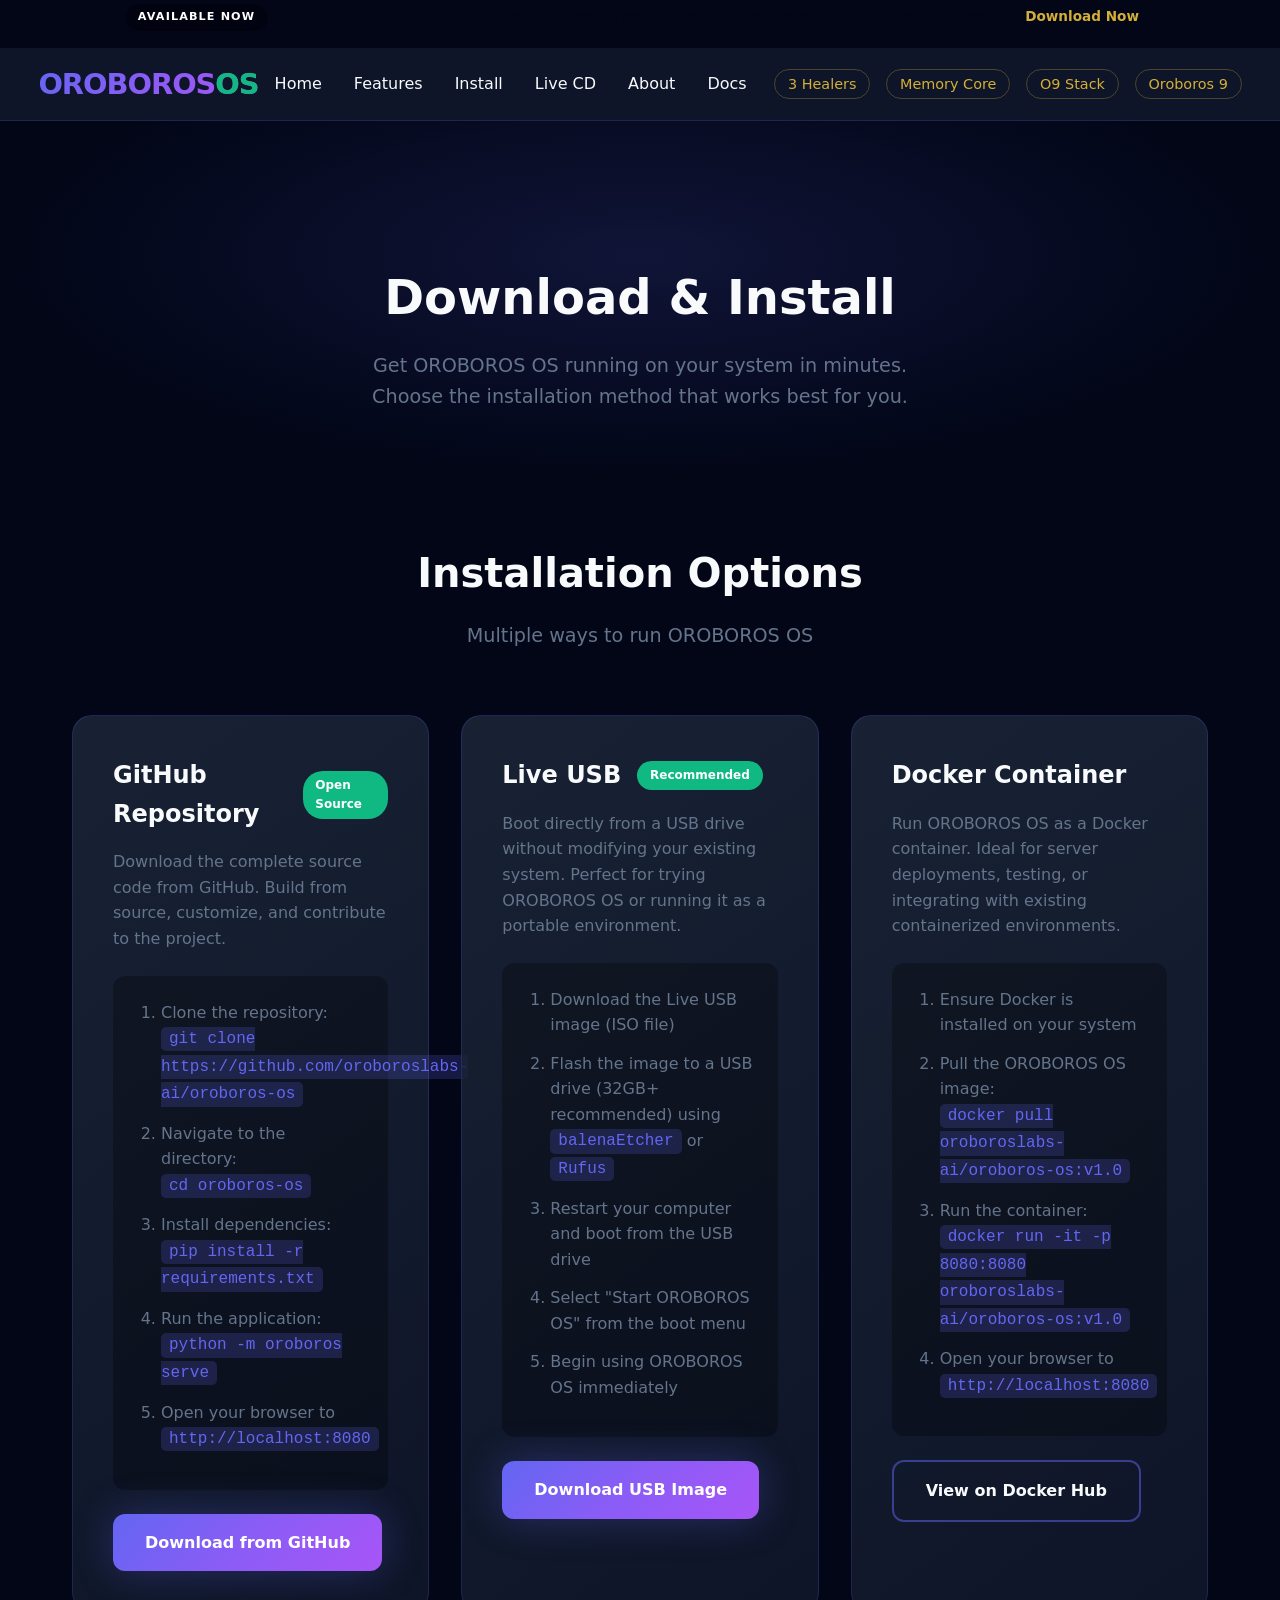
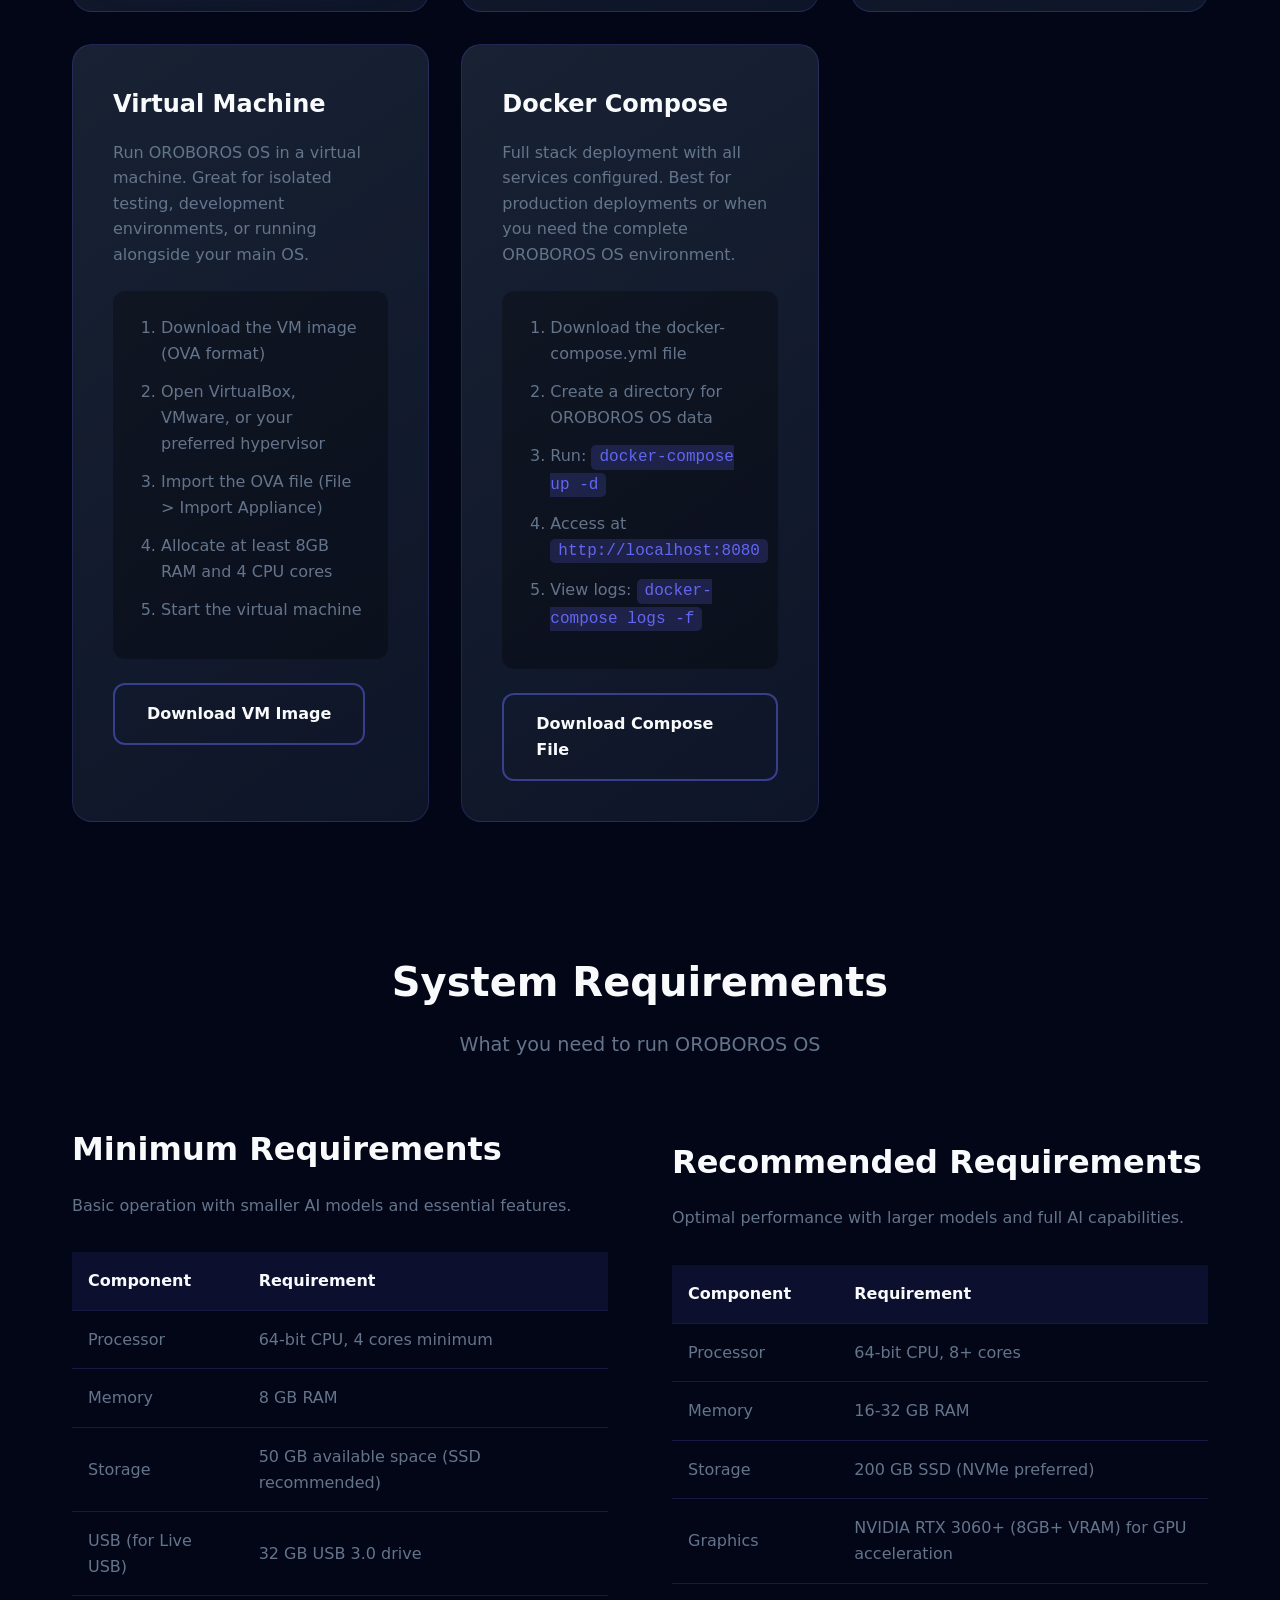
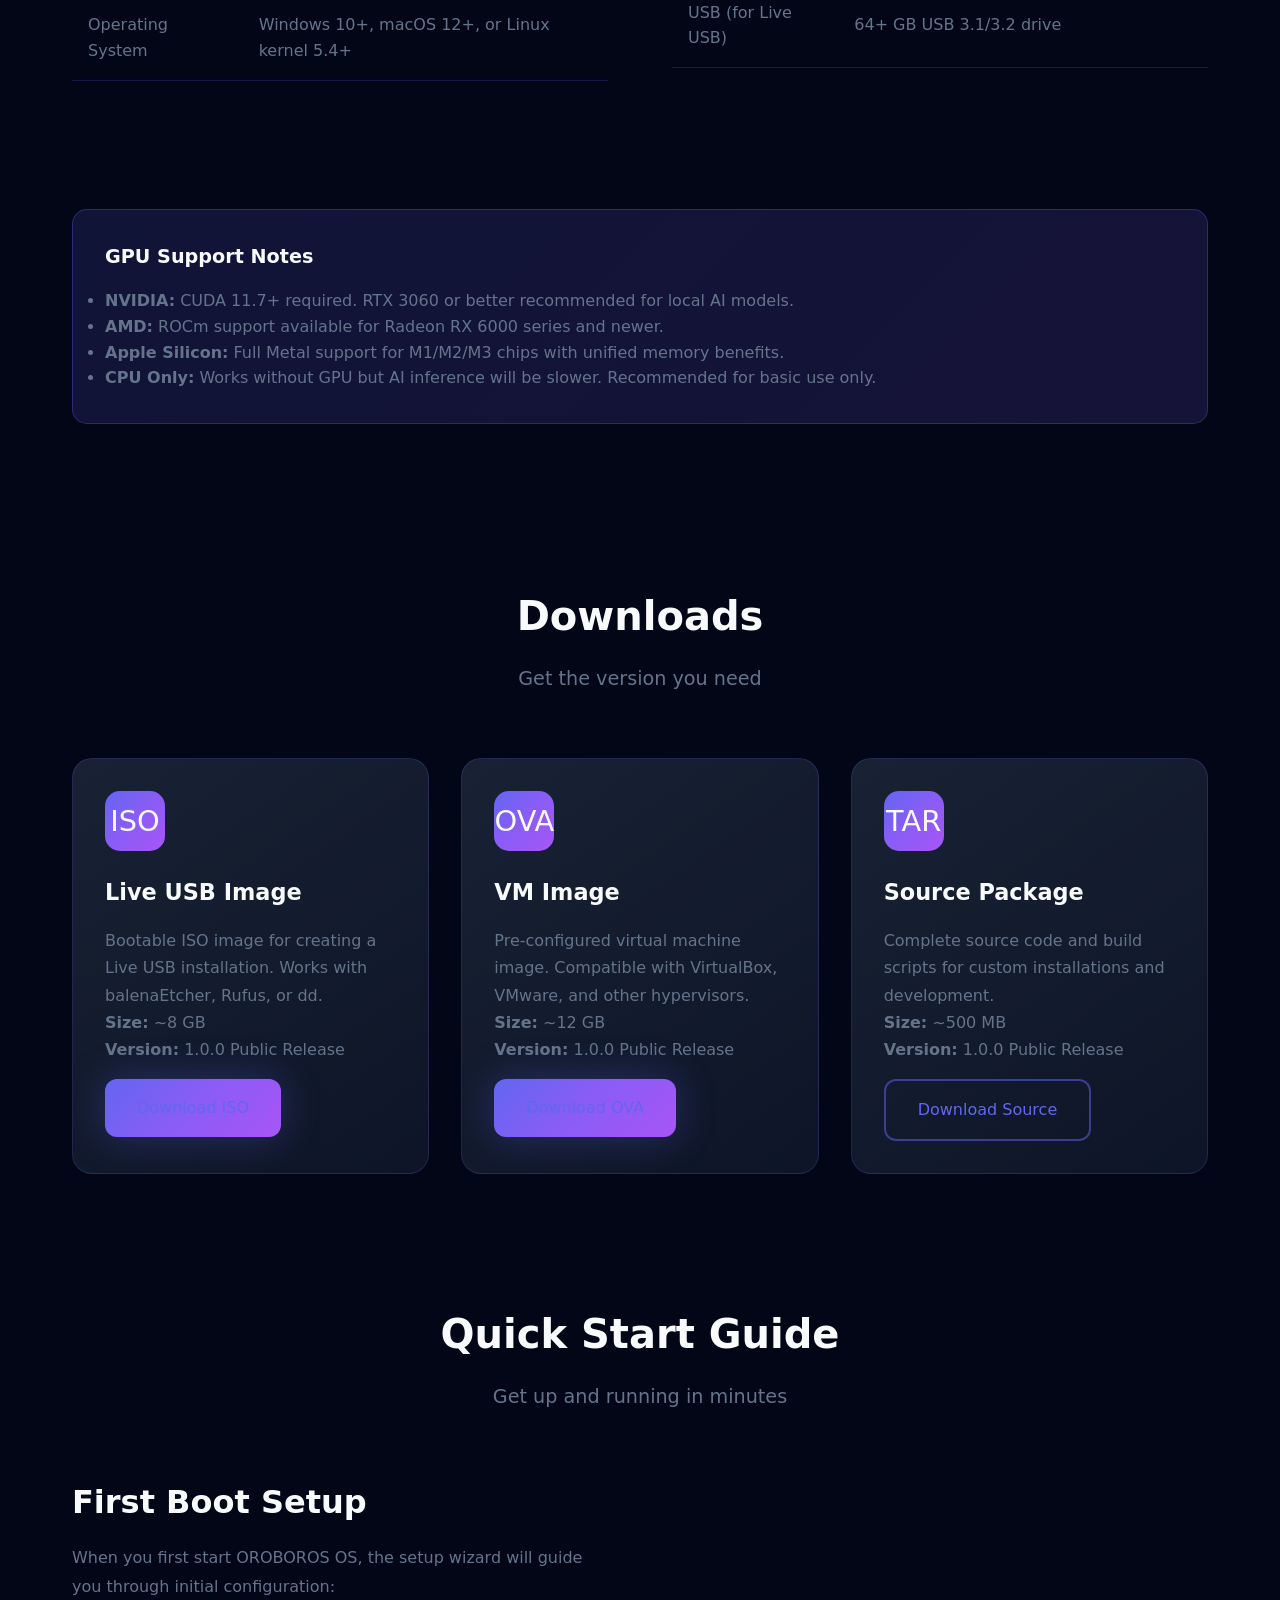
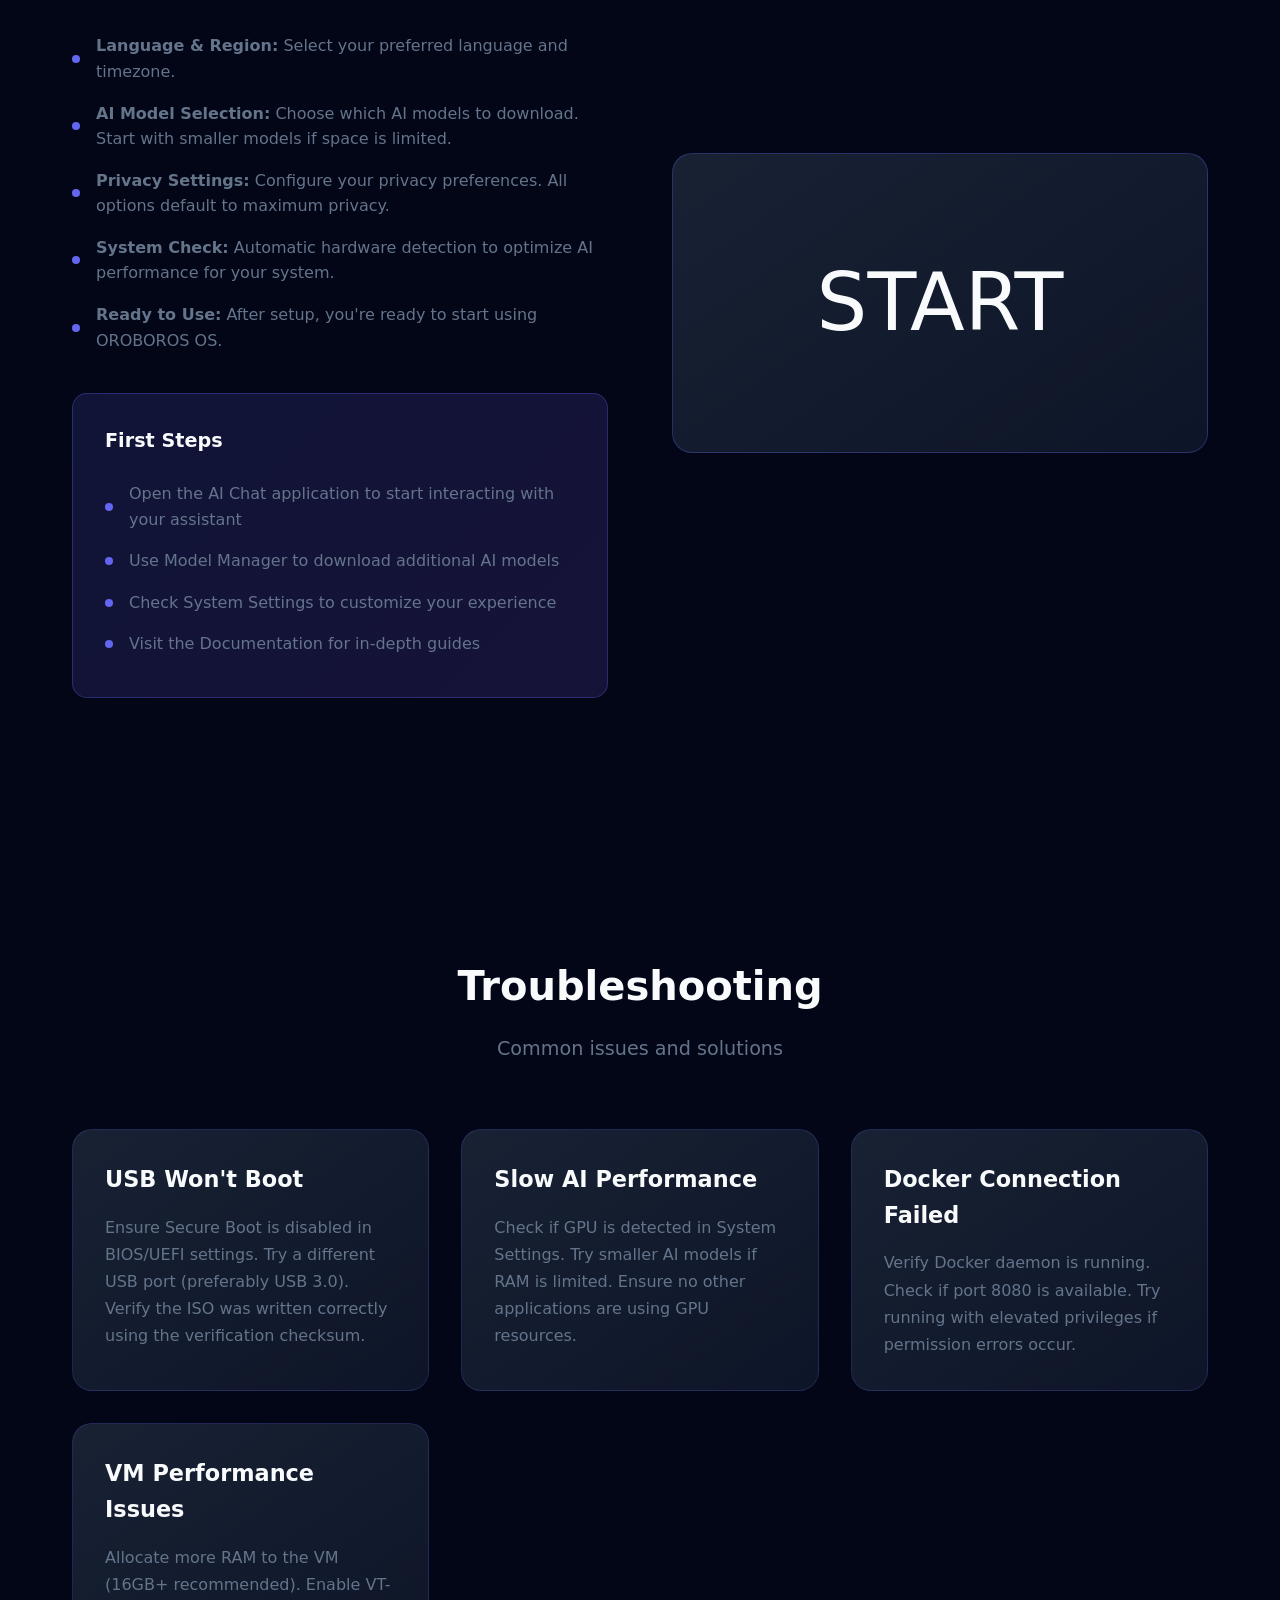
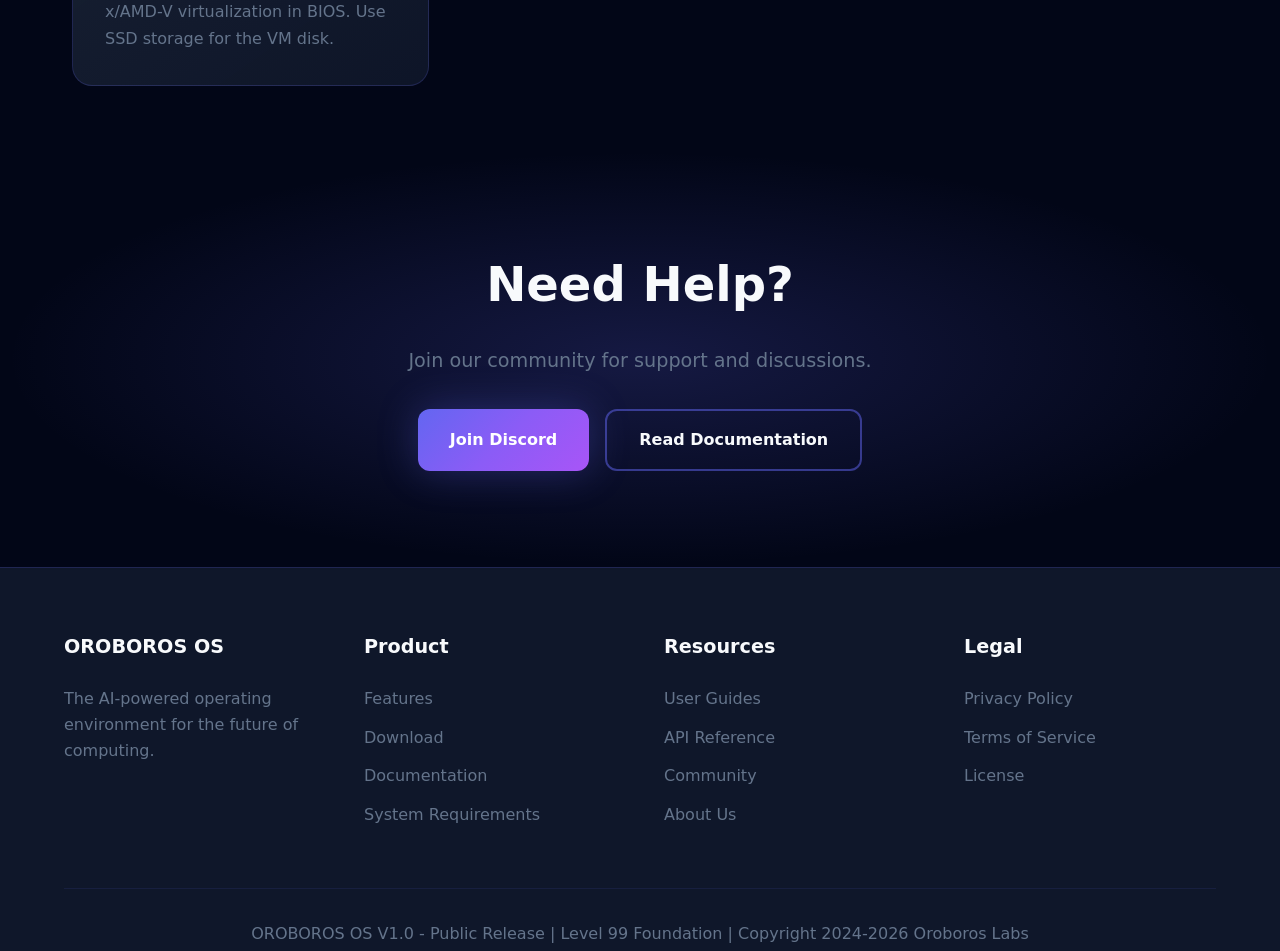
<file: install.html>
<!DOCTYPE html>
<html lang="en">
<head>
    <meta charset="UTF-8">
    <meta name="viewport" content="width=device-width, initial-scale=1.0">
    <title>Install - OROBOROS OS</title>
    <meta name="description" content="Download and install OROBOROS OS. Multiple installation options including Live USB, Docker, and Virtual Machine.">
    <link rel="stylesheet" href="css/style.css">
</head>
<body>
    <!-- Available Now Banner -->
    <div class="release-banner">
        <div class="banner-content">
            <span class="banner-badge">AVAILABLE NOW</span>
            <span class="banner-text">OROBOROS OS V1.0 Public Release - The future of AI-powered computing is here</span>
            <a href="https://github.com/oroboroslabs-ai/oroboros-os" class="banner-cta" target="_blank">Download Now</a>
        </div>
    </div>

    <!-- Navigation -->
    <nav>
        <div class="logo">OROBOROS<span>OS</span></div>
        <ul class="nav-links">
            <li><a href="index.html">Home</a></li>
            <li><a href="features.html">Features</a></li>
            <li><a href="install.html">Install</a></li>
            <li><a href="livecd.html">Live CD</a></li>
            <li><a href="about.html">About</a></li>
            <li><a href="https://docs.oroboros-os.com" target="_blank">Docs</a></li>
        </ul>
        <ul class="nav-products">
            <li><a href="/products/3-healers/">3 Healers</a></li>
            <li><a href="/products/memory-core/">Memory Core</a></li>
            <li><a href="/products/oroboros-9-stack/">O9 Stack</a></li>
            <li><a href="/products/oroboros-9/">Oroboros 9</a></li>
        </ul>
    </nav>

    <!-- Page Header -->
    <section class="page-header">
        <h1>Download & Install</h1>
        <p>Get OROBOROS OS running on your system in minutes. Choose the installation method that works best for you.</p>
    </section>

    <!-- Installation Options -->
    <section class="content-section">
        <div class="section-header">
            <h2>Installation Options</h2>
            <p>Multiple ways to run OROBOROS OS</p>
        </div>
        <div class="install-grid">
            <!-- GitHub Repository -->
            <div class="install-card" id="github">
                <h3>GitHub Repository <span class="badge">Open Source</span></h3>
                <p>Download the complete source code from GitHub. Build from source, customize, and contribute to the project.</p>
                <div class="install-steps">
                    <ol>
                        <li>Clone the repository:<br><code>git clone https://github.com/oroboroslabs-ai/oroboros-os</code></li>
                        <li>Navigate to the directory:<br><code>cd oroboros-os</code></li>
                        <li>Install dependencies:<br><code>pip install -r requirements.txt</code></li>
                        <li>Run the application:<br><code>python -m oroboros serve</code></li>
                        <li>Open your browser to <code>http://localhost:8080</code></li>
                    </ol>
                </div>
                <a href="https://github.com/oroboroslabs-ai/oroboros-os" class="btn btn-primary" target="_blank">Download from GitHub</a>
            </div>

            <!-- Live USB -->
            <div class="install-card">
                <h3>Live USB <span class="badge">Recommended</span></h3>
                <p>Boot directly from a USB drive without modifying your existing system. Perfect for trying OROBOROS OS or running it as a portable environment.</p>
                <div class="install-steps">
                    <ol>
                        <li>Download the Live USB image (ISO file)</li>
                        <li>Flash the image to a USB drive (32GB+ recommended) using <code>balenaEtcher</code> or <code>Rufus</code></li>
                        <li>Restart your computer and boot from the USB drive</li>
                        <li>Select "Start OROBOROS OS" from the boot menu</li>
                        <li>Begin using OROBOROS OS immediately</li>
                    </ol>
                </div>
                <a href="#downloads" class="btn btn-primary">Download USB Image</a>
            </div>

            <!-- Docker -->
            <div class="install-card">
                <h3>Docker Container</h3>
                <p>Run OROBOROS OS as a Docker container. Ideal for server deployments, testing, or integrating with existing containerized environments.</p>
                <div class="install-steps">
                    <ol>
                        <li>Ensure Docker is installed on your system</li>
                        <li>Pull the OROBOROS OS image:<br><code>docker pull oroboroslabs-ai/oroboros-os:v1.0</code></li>
                        <li>Run the container:<br><code>docker run -it -p 8080:8080 oroboroslabs-ai/oroboros-os:v1.0</code></li>
                        <li>Open your browser to <code>http://localhost:8080</code></li>
                    </ol>
                </div>
                <a href="https://hub.docker.com/r/oroboroslabs-ai/oroboros-os" class="btn btn-secondary" target="_blank">View on Docker Hub</a>
            </div>

            <!-- Virtual Machine -->
            <div class="install-card">
                <h3>Virtual Machine</h3>
                <p>Run OROBOROS OS in a virtual machine. Great for isolated testing, development environments, or running alongside your main OS.</p>
                <div class="install-steps">
                    <ol>
                        <li>Download the VM image (OVA format)</li>
                        <li>Open VirtualBox, VMware, or your preferred hypervisor</li>
                        <li>Import the OVA file (File > Import Appliance)</li>
                        <li>Allocate at least 8GB RAM and 4 CPU cores</li>
                        <li>Start the virtual machine</li>
                    </ol>
                </div>
                <a href="#downloads" class="btn btn-secondary">Download VM Image</a>
            </div>

            <!-- Docker Compose -->
            <div class="install-card">
                <h3>Docker Compose</h3>
                <p>Full stack deployment with all services configured. Best for production deployments or when you need the complete OROBOROS OS environment.</p>
                <div class="install-steps">
                    <ol>
                        <li>Download the docker-compose.yml file</li>
                        <li>Create a directory for OROBOROS OS data</li>
                        <li>Run: <code>docker-compose up -d</code></li>
                        <li>Access at <code>http://localhost:8080</code></li>
                        <li>View logs: <code>docker-compose logs -f</code></li>
                    </ol>
                </div>
                <a href="#downloads" class="btn btn-secondary">Download Compose File</a>
            </div>
        </div>
    </section>

    <!-- System Requirements -->
    <section id="requirements" class="content-section">
        <div class="section-header">
            <h2>System Requirements</h2>
            <p>What you need to run OROBOROS OS</p>
        </div>

        <div class="feature-detail">
            <div class="feature-detail-content">
                <h3>Minimum Requirements</h3>
                <p>Basic operation with smaller AI models and essential features.</p>
                <table class="requirements-table">
                    <tr>
                        <th>Component</th>
                        <th>Requirement</th>
                    </tr>
                    <tr>
                        <td>Processor</td>
                        <td>64-bit CPU, 4 cores minimum</td>
                    </tr>
                    <tr>
                        <td>Memory</td>
                        <td>8 GB RAM</td>
                    </tr>
                    <tr>
                        <td>Storage</td>
                        <td>50 GB available space (SSD recommended)</td>
                    </tr>
                    <tr>
                        <td>USB (for Live USB)</td>
                        <td>32 GB USB 3.0 drive</td>
                    </tr>
                    <tr>
                        <td>Operating System</td>
                        <td>Windows 10+, macOS 12+, or Linux kernel 5.4+</td>
                    </tr>
                </table>
            </div>
            <div class="feature-detail-content">
                <h3>Recommended Requirements</h3>
                <p>Optimal performance with larger models and full AI capabilities.</p>
                <table class="requirements-table">
                    <tr>
                        <th>Component</th>
                        <th>Requirement</th>
                    </tr>
                    <tr>
                        <td>Processor</td>
                        <td>64-bit CPU, 8+ cores</td>
                    </tr>
                    <tr>
                        <td>Memory</td>
                        <td>16-32 GB RAM</td>
                    </tr>
                    <tr>
                        <td>Storage</td>
                        <td>200 GB SSD (NVMe preferred)</td>
                    </tr>
                    <tr>
                        <td>Graphics</td>
                        <td>NVIDIA RTX 3060+ (8GB+ VRAM) for GPU acceleration</td>
                    </tr>
                    <tr>
                        <td>USB (for Live USB)</td>
                        <td>64+ GB USB 3.1/3.2 drive</td>
                    </tr>
                </table>
            </div>
        </div>

        <div class="highlight-box">
            <h4>GPU Support Notes</h4>
            <ul>
                <li><strong>NVIDIA:</strong> CUDA 11.7+ required. RTX 3060 or better recommended for local AI models.</li>
                <li><strong>AMD:</strong> ROCm support available for Radeon RX 6000 series and newer.</li>
                <li><strong>Apple Silicon:</strong> Full Metal support for M1/M2/M3 chips with unified memory benefits.</li>
                <li><strong>CPU Only:</strong> Works without GPU but AI inference will be slower. Recommended for basic use only.</li>
            </ul>
        </div>
    </section>

    <!-- Downloads Section -->
    <section id="downloads" class="content-section">
        <div class="section-header">
            <h2>Downloads</h2>
            <p>Get the version you need</p>
        </div>
        <div class="features-grid">
            <div class="feature-card">
                <div class="feature-icon">ISO</div>
                <h3>Live USB Image</h3>
                <p>Bootable ISO image for creating a Live USB installation. Works with balenaEtcher, Rufus, or dd.</p>
                <p><strong>Size:</strong> ~8 GB</p>
                <p><strong>Version:</strong> 1.0.0 Public Release</p>
                <a href="#" class="btn btn-primary">Download ISO</a>
            </div>

            <div class="feature-card">
                <div class="feature-icon">OVA</div>
                <h3>VM Image</h3>
                <p>Pre-configured virtual machine image. Compatible with VirtualBox, VMware, and other hypervisors.</p>
                <p><strong>Size:</strong> ~12 GB</p>
                <p><strong>Version:</strong> 1.0.0 Public Release</p>
                <a href="#" class="btn btn-primary">Download OVA</a>
            </div>

            <div class="feature-card">
                <div class="feature-icon">TAR</div>
                <h3>Source Package</h3>
                <p>Complete source code and build scripts for custom installations and development.</p>
                <p><strong>Size:</strong> ~500 MB</p>
                <p><strong>Version:</strong> 1.0.0 Public Release</p>
                <a href="#" class="btn btn-secondary">Download Source</a>
            </div>
        </div>
    </section>

    <!-- Quick Start -->
    <section class="content-section">
        <div class="section-header">
            <h2>Quick Start Guide</h2>
            <p>Get up and running in minutes</p>
        </div>
        <div class="feature-detail">
            <div class="feature-detail-content">
                <h3>First Boot Setup</h3>
                <p>When you first start OROBOROS OS, the setup wizard will guide you through initial configuration:</p>
                <ul>
                    <li><strong>Language & Region:</strong> Select your preferred language and timezone.</li>
                    <li><strong>AI Model Selection:</strong> Choose which AI models to download. Start with smaller models if space is limited.</li>
                    <li><strong>Privacy Settings:</strong> Configure your privacy preferences. All options default to maximum privacy.</li>
                    <li><strong>System Check:</strong> Automatic hardware detection to optimize AI performance for your system.</li>
                    <li><strong>Ready to Use:</strong> After setup, you're ready to start using OROBOROS OS.</li>
                </ul>

                <div class="highlight-box">
                    <h4>First Steps</h4>
                    <ul>
                        <li>Open the AI Chat application to start interacting with your assistant</li>
                        <li>Use Model Manager to download additional AI models</li>
                        <li>Check System Settings to customize your experience</li>
                        <li>Visit the Documentation for in-depth guides</li>
                    </ul>
                </div>
            </div>
            <div class="feature-visual">START</div>
        </div>
    </section>

    <!-- Troubleshooting -->
    <section class="content-section">
        <div class="section-header">
            <h2>Troubleshooting</h2>
            <p>Common issues and solutions</p>
        </div>
        <div class="features-grid">
            <div class="feature-card">
                <h3>USB Won't Boot</h3>
                <p>Ensure Secure Boot is disabled in BIOS/UEFI settings. Try a different USB port (preferably USB 3.0). Verify the ISO was written correctly using the verification checksum.</p>
            </div>

            <div class="feature-card">
                <h3>Slow AI Performance</h3>
                <p>Check if GPU is detected in System Settings. Try smaller AI models if RAM is limited. Ensure no other applications are using GPU resources.</p>
            </div>

            <div class="feature-card">
                <h3>Docker Connection Failed</h3>
                <p>Verify Docker daemon is running. Check if port 8080 is available. Try running with elevated privileges if permission errors occur.</p>
            </div>

            <div class="feature-card">
                <h3>VM Performance Issues</h3>
                <p>Allocate more RAM to the VM (16GB+ recommended). Enable VT-x/AMD-V virtualization in BIOS. Use SSD storage for the VM disk.</p>
            </div>
        </div>
    </section>

    <!-- CTA Section -->
    <section class="cta">
        <h2>Need Help?</h2>
        <p>Join our community for support and discussions.</p>
        <div class="hero-buttons">
            <a href="https://discord.gg/oroboroslab" class="btn btn-primary" target="_blank">Join Discord</a>
            <a href="https://docs.oroboros-os.com" class="btn btn-secondary" target="_blank">Read Documentation</a>
        </div>
    </section>

    <!-- Footer -->
    <footer>
        <div class="footer-grid">
            <div class="footer-section">
                <h4>OROBOROS OS</h4>
                <p style="color: var(--gray);">The AI-powered operating environment for the future of computing.</p>
            </div>
            <div class="footer-section">
                <h4>Product</h4>
                <ul>
                    <li><a href="features.html">Features</a></li>
                    <li><a href="install.html">Download</a></li>
                    <li><a href="https://docs.oroboros-os.com">Documentation</a></li>
                    <li><a href="install.html#requirements">System Requirements</a></li>
                </ul>
            </div>
            <div class="footer-section">
                <h4>Resources</h4>
                <ul>
                    <li><a href="https://docs.oroboros-os.com/guides">User Guides</a></li>
                    <li><a href="https://docs.oroboros-os.com/api">API Reference</a></li>
                    <li><a href="https://discord.gg/oroboroslab">Community</a></li>
                    <li><a href="about.html">About Us</a></li>
                </ul>
            </div>
            <div class="footer-section">
                <h4>Legal</h4>
                <ul>
                    <li><a href="#">Privacy Policy</a></li>
                    <li><a href="#">Terms of Service</a></li>
                    <li><a href="#">License</a></li>
                </ul>
            </div>
        </div>
        <div class="footer-bottom">
            <p>OROBOROS OS V1.0 - Public Release | Level 99 Foundation | Copyright 2024-2026 Oroboros Labs</p>
        </div>
    </footer>
</body>
</html>
</file>
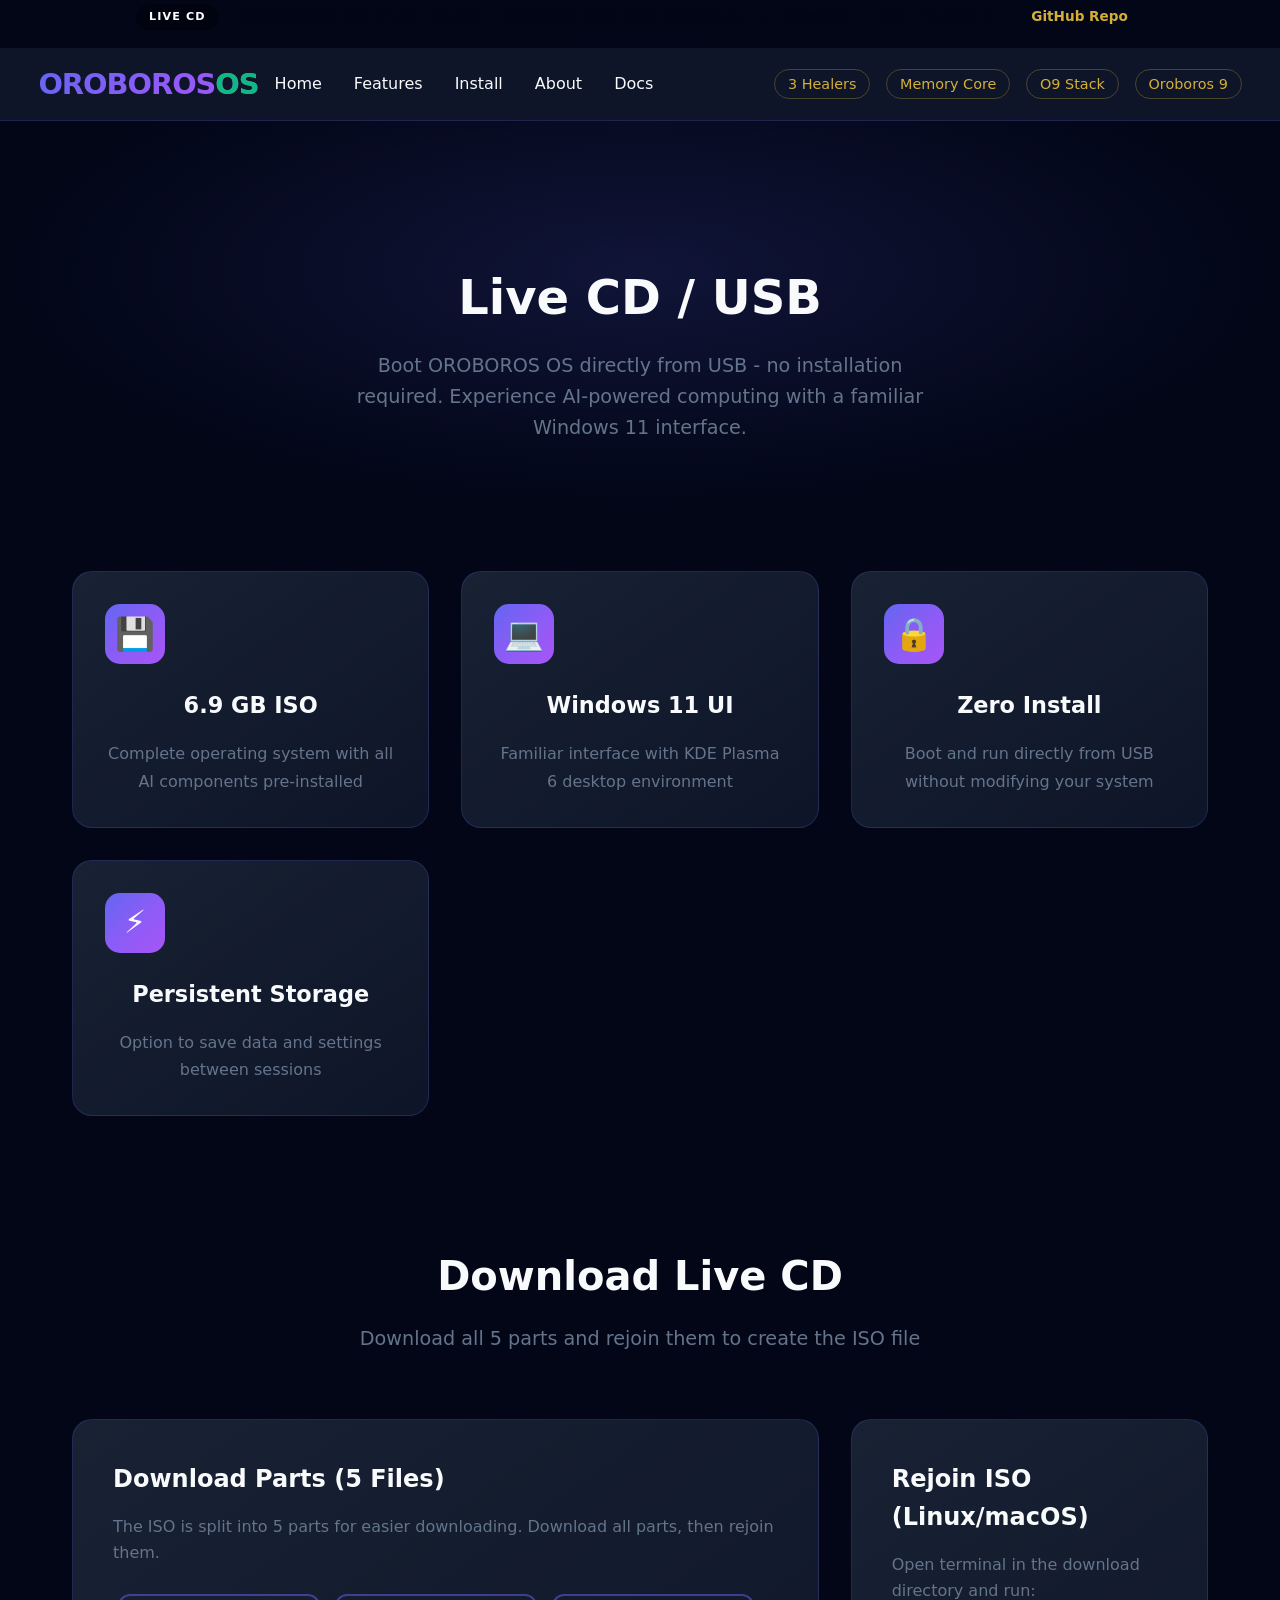
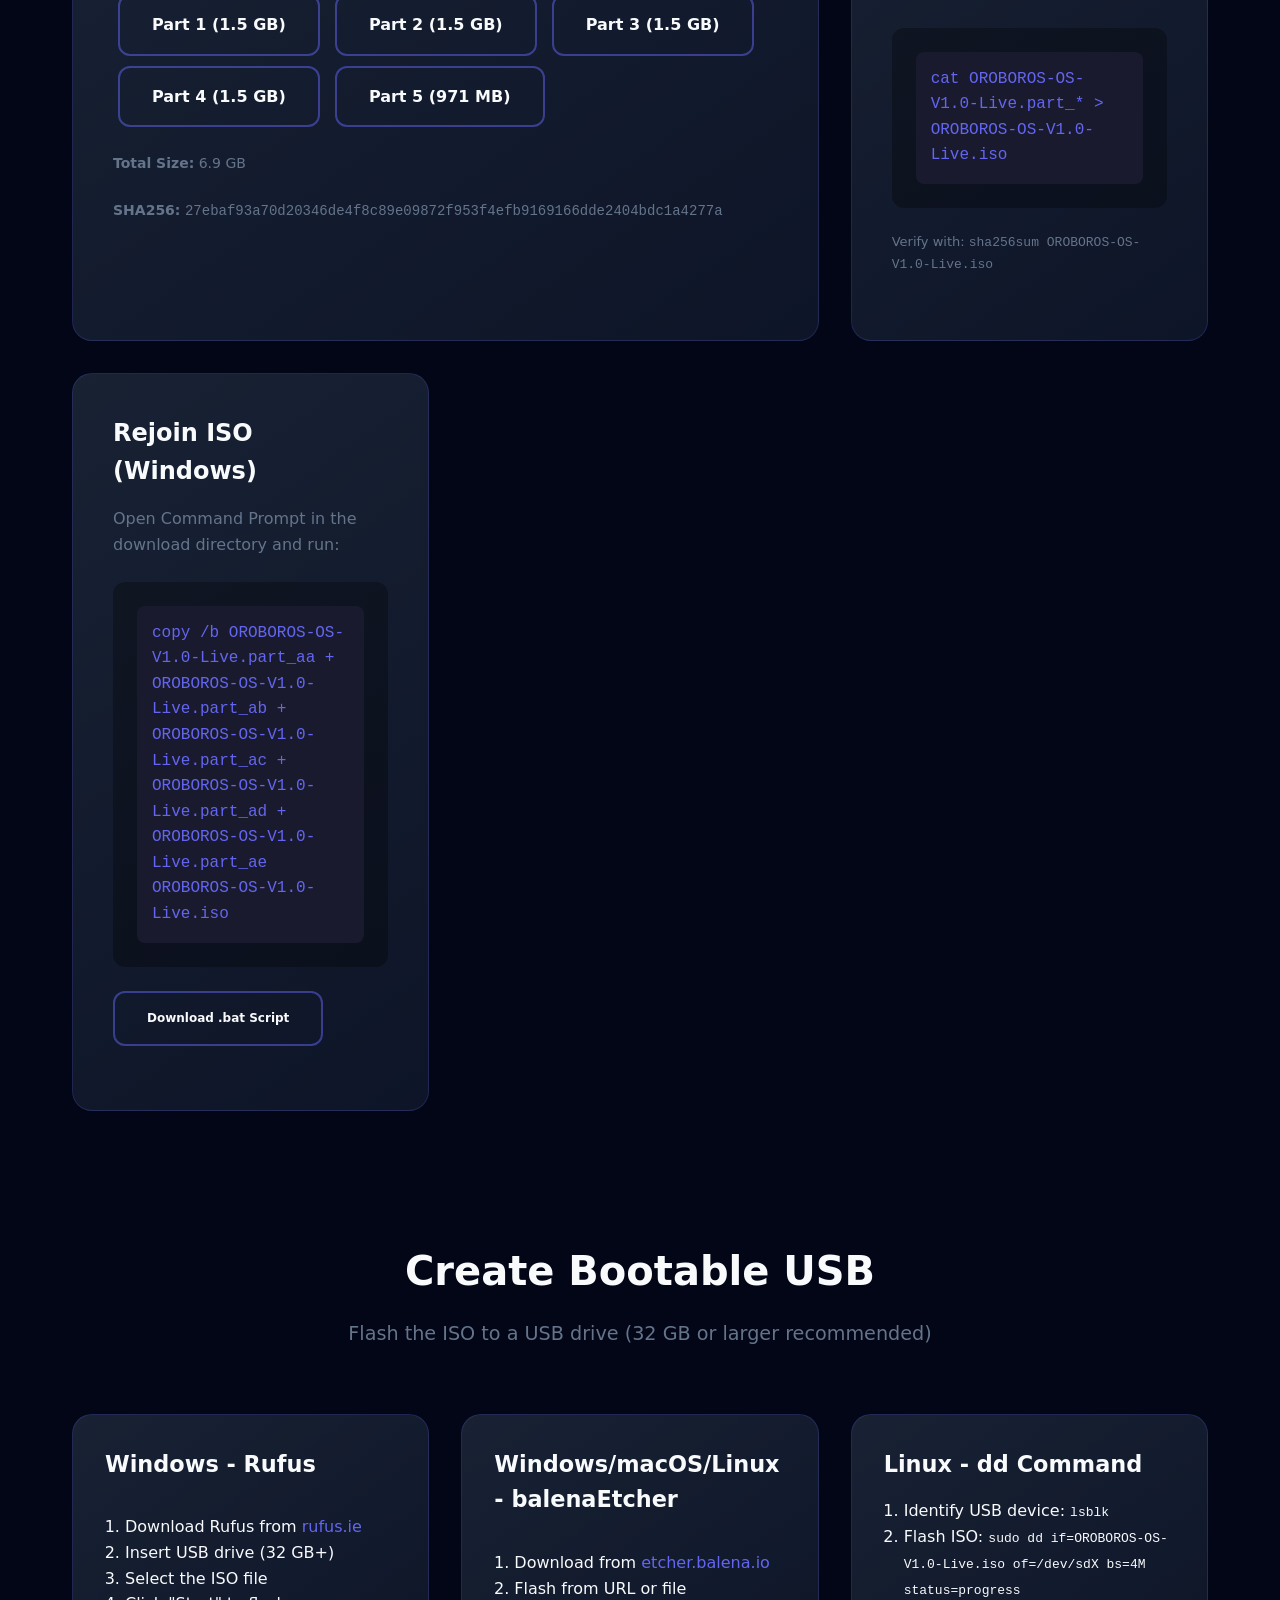
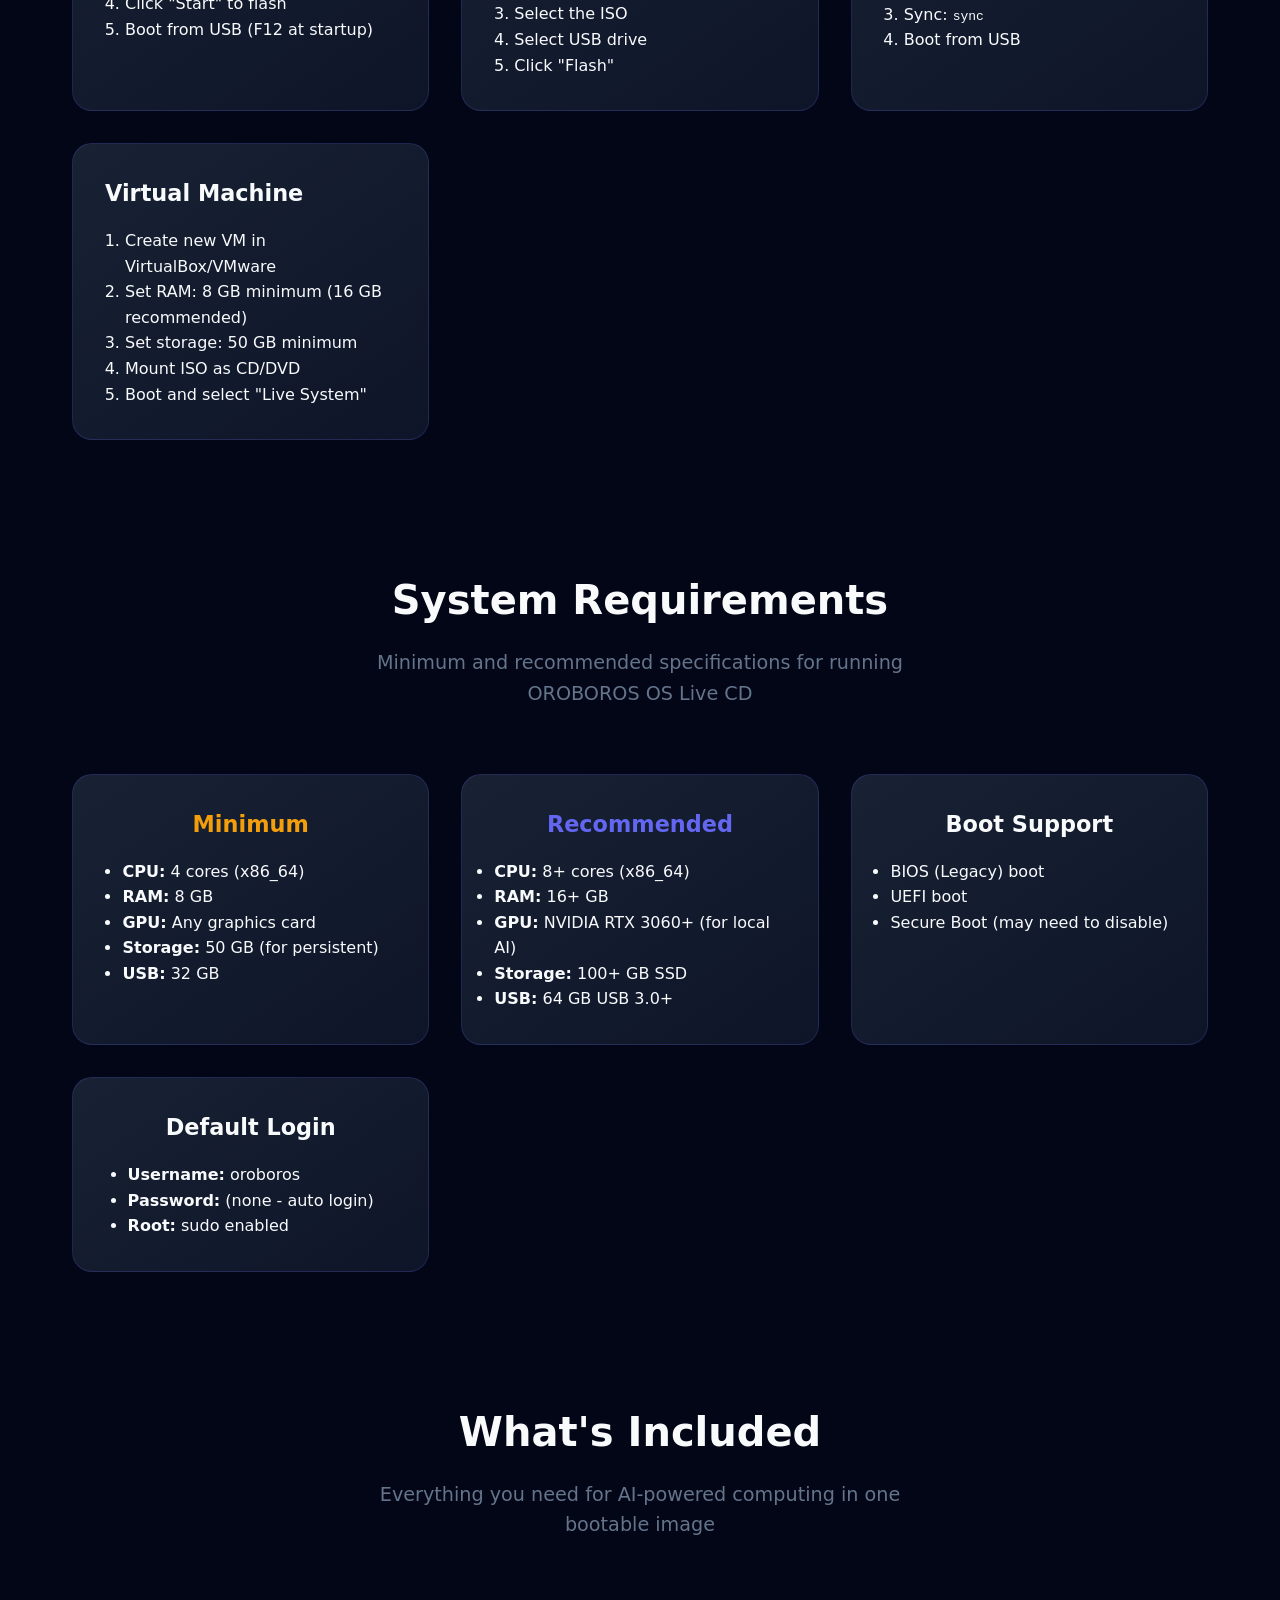
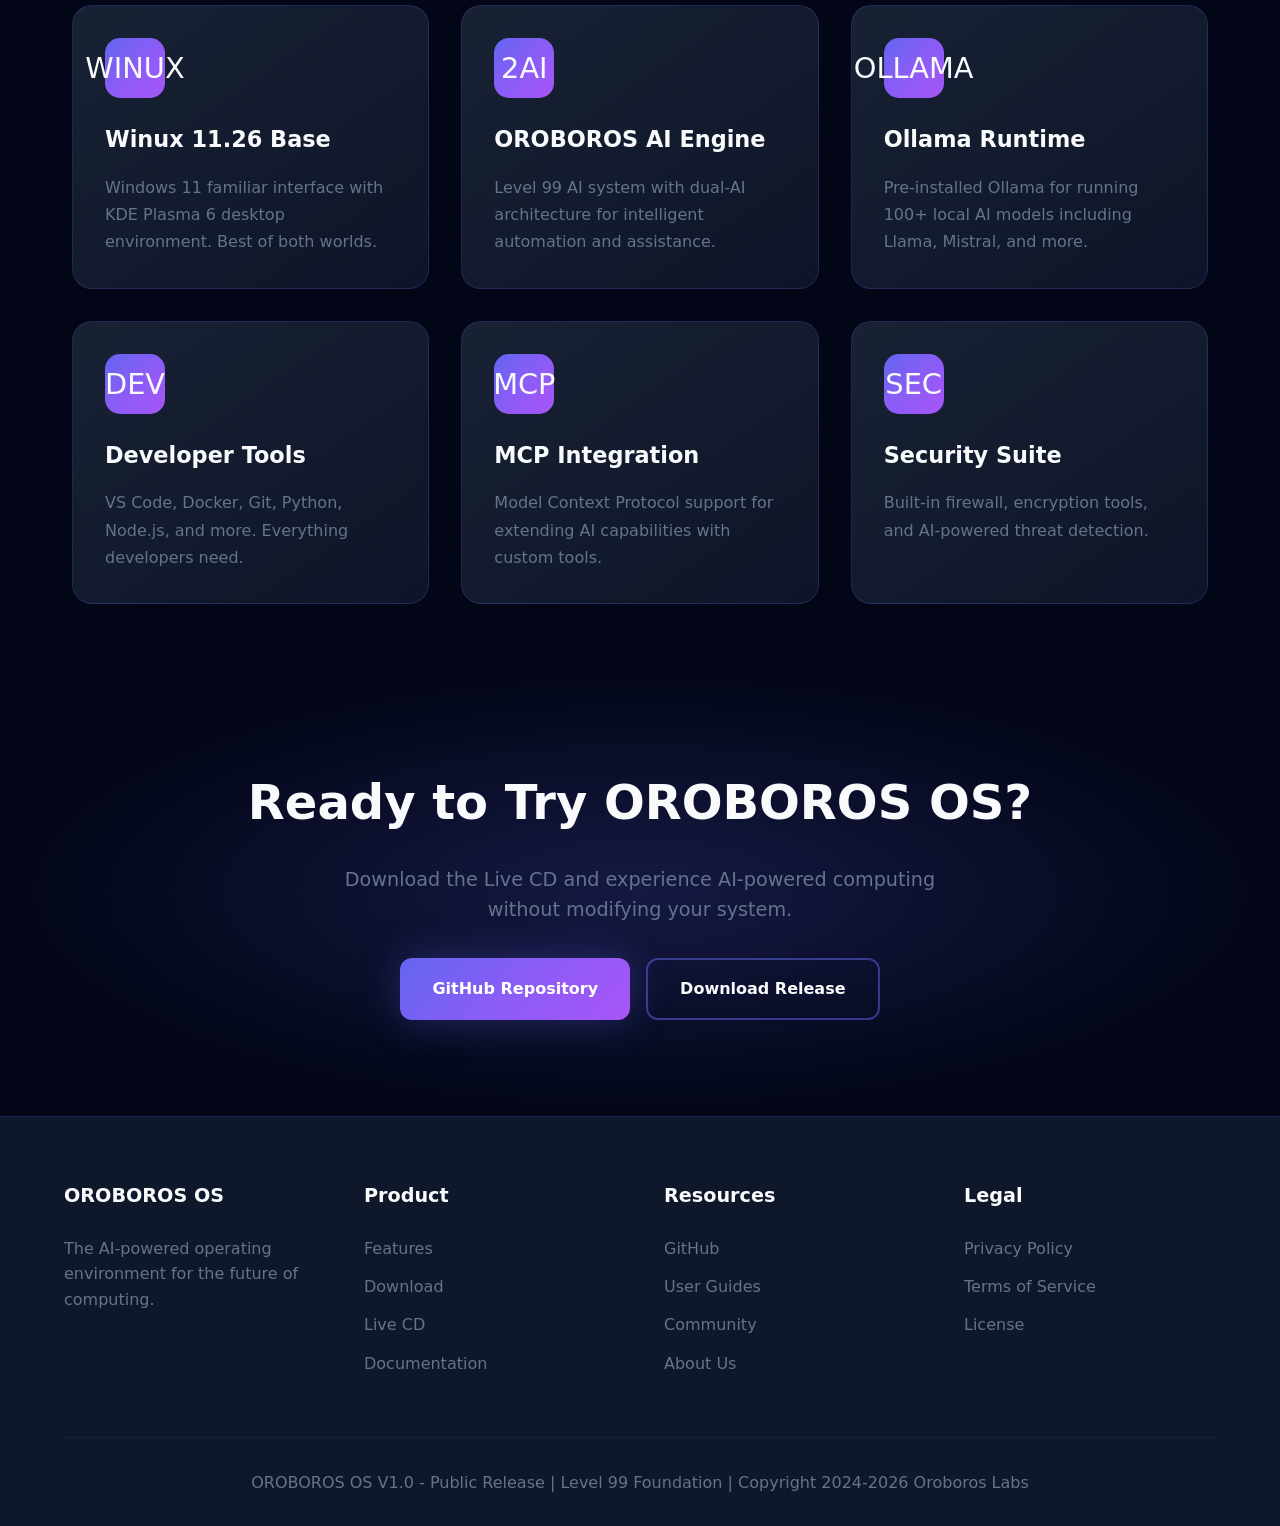
<file: livecd.html>
<!DOCTYPE html>
<html lang="en">
<head>
    <meta charset="UTF-8">
    <meta name="viewport" content="width=device-width, initial-scale=1.0">
    <title>Live CD - OROBOROS OS</title>
    <meta name="description" content="Download OROBOROS OS V1.0 Live CD. Bootable USB with Windows 11 interface, KDE Plasma 6, and AI-powered computing.">
    <link rel="stylesheet" href="css/style.css">
</head>
<body>
    <!-- Available Now Banner -->
    <div class="release-banner">
        <div class="banner-content">
            <span class="banner-badge">LIVE CD</span>
            <span class="banner-text">OROBOROS OS V1.0 Live CD - Bootable USB with Windows 11 Interface + KDE Plasma 6</span>
            <a href="https://github.com/oroboroslabs-ai/oroboros-os-livecd" class="banner-cta" target="_blank">GitHub Repo</a>
        </div>
    </div>

    <!-- Navigation -->
    <nav>
        <div class="logo">OROBOROS<span>OS</span></div>
        <ul class="nav-links">
            <li><a href="index.html">Home</a></li>
            <li><a href="features.html">Features</a></li>
            <li><a href="install.html">Install</a></li>
            <li><a href="about.html">About</a></li>
            <li><a href="https://docs.oroboros-os.com" target="_blank">Docs</a></li>
        </ul>
        <ul class="nav-products">
            <li><a href="/products/3-healers/">3 Healers</a></li>
            <li><a href="/products/memory-core/">Memory Core</a></li>
            <li><a href="/products/oroboros-9-stack/">O9 Stack</a></li>
            <li><a href="/products/oroboros-9/">Oroboros 9</a></li>
        </ul>
    </nav>

    <!-- Page Header -->
    <section class="page-header">
        <h1>Live CD / USB</h1>
        <p>Boot OROBOROS OS directly from USB - no installation required. Experience AI-powered computing with a familiar Windows 11 interface.</p>
    </section>

    <!-- Quick Info -->
    <section class="content-section">
        <div class="features-grid">
            <div class="feature-card" style="text-align: center;">
                <div class="feature-icon" style="font-size: 32px;">&#128190;</div>
                <h3>6.9 GB ISO</h3>
                <p>Complete operating system with all AI components pre-installed</p>
            </div>
            <div class="feature-card" style="text-align: center;">
                <div class="feature-icon" style="font-size: 32px;">&#128187;</div>
                <h3>Windows 11 UI</h3>
                <p>Familiar interface with KDE Plasma 6 desktop environment</p>
            </div>
            <div class="feature-card" style="text-align: center;">
                <div class="feature-icon" style="font-size: 32px;">&#128274;</div>
                <h3>Zero Install</h3>
                <p>Boot and run directly from USB without modifying your system</p>
            </div>
            <div class="feature-card" style="text-align: center;">
                <div class="feature-icon" style="font-size: 32px;">&#9889;</div>
                <h3>Persistent Storage</h3>
                <p>Option to save data and settings between sessions</p>
            </div>
        </div>
    </section>

    <!-- Download Section -->
    <section class="content-section" style="background: var(--bg-secondary);">
        <div class="section-header">
            <h2>Download Live CD</h2>
            <p>Download all 5 parts and rejoin them to create the ISO file</p>
        </div>

        <div class="install-grid">
            <!-- Download Parts -->
            <div class="install-card" style="grid-column: span 2;">
                <h3>Download Parts (5 Files)</h3>
                <p>The ISO is split into 5 parts for easier downloading. Download all parts, then rejoin them.</p>

                <div style="margin: 20px 0;">
                    <a href="https://github.com/oroboroslabs-ai/oroboros-os-livecd/releases/download/v1.0.0/OROBOROS-OS-V1.0-Live.part_aa" class="btn btn-secondary" style="margin: 5px;">Part 1 (1.5 GB)</a>
                    <a href="https://github.com/oroboroslabs-ai/oroboros-os-livecd/releases/download/v1.0.0/OROBOROS-OS-V1.0-Live.part_ab" class="btn btn-secondary" style="margin: 5px;">Part 2 (1.5 GB)</a>
                    <a href="https://github.com/oroboroslabs-ai/oroboros-os-livecd/releases/download/v1.0.0/OROBOROS-OS-V1.0-Live.part_ac" class="btn btn-secondary" style="margin: 5px;">Part 3 (1.5 GB)</a>
                    <a href="https://github.com/oroboroslabs-ai/oroboros-os-livecd/releases/download/v1.0.0/OROBOROS-OS-V1.0-Live.part_ad" class="btn btn-secondary" style="margin: 5px;">Part 4 (1.5 GB)</a>
                    <a href="https://github.com/oroboroslabs-ai/oroboros-os-livecd/releases/download/v1.0.0/OROBOROS-OS-V1.0-Live.part_ae" class="btn btn-secondary" style="margin: 5px;">Part 5 (971 MB)</a>
                </div>

                <p style="margin-top: 15px; font-size: 14px;"><strong>Total Size:</strong> 6.9 GB</p>
                <p style="font-size: 14px;"><strong>SHA256:</strong> <code>27ebaf93a70d20346de4f8c89e09872f953f4efb9169166dde2404bdc1a4277a</code></p>
            </div>

            <!-- Rejoin Instructions -->
            <div class="install-card">
                <h3>Rejoin ISO (Linux/macOS)</h3>
                <p>Open terminal in the download directory and run:</p>
                <div class="install-steps">
                    <code style="display: block; padding: 15px; background: #1a1a2e; border-radius: 8px; overflow-x: auto;">
cat OROBOROS-OS-V1.0-Live.part_* > OROBOROS-OS-V1.0-Live.iso
                    </code>
                </div>
                <p style="margin-top: 15px; font-size: 13px;">Verify with: <code>sha256sum OROBOROS-OS-V1.0-Live.iso</code></p>
            </div>

            <div class="install-card">
                <h3>Rejoin ISO (Windows)</h3>
                <p>Open Command Prompt in the download directory and run:</p>
                <div class="install-steps">
                    <code style="display: block; padding: 15px; background: #1a1a2e; border-radius: 8px; overflow-x: auto;">
copy /b OROBOROS-OS-V1.0-Live.part_aa + OROBOROS-OS-V1.0-Live.part_ab + OROBOROS-OS-V1.0-Live.part_ac + OROBOROS-OS-V1.0-Live.part_ad + OROBOROS-OS-V1.0-Live.part_ae OROBOROS-OS-V1.0-Live.iso
                    </code>
                </div>
                <p style="margin-top: 15px;"><a href="https://github.com/oroboroslabs-ai/oroboros-os-livecd/raw/main/rejoin-iso.bat" class="btn btn-secondary" style="font-size: 12px;">Download .bat Script</a></p>
            </div>
        </div>
    </section>

    <!-- Create Bootable USB -->
    <section class="content-section">
        <div class="section-header">
            <h2>Create Bootable USB</h2>
            <p>Flash the ISO to a USB drive (32 GB or larger recommended)</p>
        </div>

        <div class="features-grid">
            <div class="feature-card">
                <h3>Windows - Rufus</h3>
                <ol style="text-align: left; padding-left: 20px;">
                    <li>Download Rufus from <a href="https://rufus.ie" target="_blank">rufus.ie</a></li>
                    <li>Insert USB drive (32 GB+)</li>
                    <li>Select the ISO file</li>
                    <li>Click "Start" to flash</li>
                    <li>Boot from USB (F12 at startup)</li>
                </ol>
            </div>

            <div class="feature-card">
                <h3>Windows/macOS/Linux - balenaEtcher</h3>
                <ol style="text-align: left; padding-left: 20px;">
                    <li>Download from <a href="https://etcher.balena.io" target="_blank">etcher.balena.io</a></li>
                    <li>Flash from URL or file</li>
                    <li>Select the ISO</li>
                    <li>Select USB drive</li>
                    <li>Click "Flash"</li>
                </ol>
            </div>

            <div class="feature-card">
                <h3>Linux - dd Command</h3>
                <ol style="text-align: left; padding-left: 20px;">
                    <li>Identify USB device: <code>lsblk</code></li>
                    <li>Flash ISO: <code>sudo dd if=OROBOROS-OS-V1.0-Live.iso of=/dev/sdX bs=4M status=progress</code></li>
                    <li>Sync: <code>sync</code></li>
                    <li>Boot from USB</li>
                </ol>
            </div>

            <div class="feature-card">
                <h3>Virtual Machine</h3>
                <ol style="text-align: left; padding-left: 20px;">
                    <li>Create new VM in VirtualBox/VMware</li>
                    <li>Set RAM: 8 GB minimum (16 GB recommended)</li>
                    <li>Set storage: 50 GB minimum</li>
                    <li>Mount ISO as CD/DVD</li>
                    <li>Boot and select "Live System"</li>
                </ol>
            </div>
        </div>
    </section>

    <!-- System Requirements -->
    <section class="content-section" style="background: var(--bg-secondary);">
        <div class="section-header">
            <h2>System Requirements</h2>
            <p>Minimum and recommended specifications for running OROBOROS OS Live CD</p>
        </div>

        <div class="features-grid">
            <div class="feature-card" style="text-align: center;">
                <h3 style="color: var(--accent);">Minimum</h3>
                <ul style="text-align: left; display: inline-block;">
                    <li><strong>CPU:</strong> 4 cores (x86_64)</li>
                    <li><strong>RAM:</strong> 8 GB</li>
                    <li><strong>GPU:</strong> Any graphics card</li>
                    <li><strong>Storage:</strong> 50 GB (for persistent)</li>
                    <li><strong>USB:</strong> 32 GB</li>
                </ul>
            </div>
            <div class="feature-card" style="text-align: center;">
                <h3 style="color: var(--primary);">Recommended</h3>
                <ul style="text-align: left; display: inline-block;">
                    <li><strong>CPU:</strong> 8+ cores (x86_64)</li>
                    <li><strong>RAM:</strong> 16+ GB</li>
                    <li><strong>GPU:</strong> NVIDIA RTX 3060+ (for local AI)</li>
                    <li><strong>Storage:</strong> 100+ GB SSD</li>
                    <li><strong>USB:</strong> 64 GB USB 3.0+</li>
                </ul>
            </div>
            <div class="feature-card" style="text-align: center;">
                <h3>Boot Support</h3>
                <ul style="text-align: left; display: inline-block;">
                    <li>BIOS (Legacy) boot</li>
                    <li>UEFI boot</li>
                    <li>Secure Boot (may need to disable)</li>
                </ul>
            </div>
            <div class="feature-card" style="text-align: center;">
                <h3>Default Login</h3>
                <ul style="text-align: left; display: inline-block;">
                    <li><strong>Username:</strong> oroboros</li>
                    <li><strong>Password:</strong> (none - auto login)</li>
                    <li><strong>Root:</strong> sudo enabled</li>
                </ul>
            </div>
        </div>
    </section>

    <!-- Included Software -->
    <section class="content-section">
        <div class="section-header">
            <h2>What's Included</h2>
            <p>Everything you need for AI-powered computing in one bootable image</p>
        </div>

        <div class="features-grid">
            <div class="feature-card">
                <div class="feature-icon">WINUX</div>
                <h3>Winux 11.26 Base</h3>
                <p>Windows 11 familiar interface with KDE Plasma 6 desktop environment. Best of both worlds.</p>
            </div>
            <div class="feature-card">
                <div class="feature-icon">2AI</div>
                <h3>OROBOROS AI Engine</h3>
                <p>Level 99 AI system with dual-AI architecture for intelligent automation and assistance.</p>
            </div>
            <div class="feature-card">
                <div class="feature-icon">OLLAMA</div>
                <h3>Ollama Runtime</h3>
                <p>Pre-installed Ollama for running 100+ local AI models including Llama, Mistral, and more.</p>
            </div>
            <div class="feature-card">
                <div class="feature-icon">DEV</div>
                <h3>Developer Tools</h3>
                <p>VS Code, Docker, Git, Python, Node.js, and more. Everything developers need.</p>
            </div>
            <div class="feature-card">
                <div class="feature-icon">MCP</div>
                <h3>MCP Integration</h3>
                <p>Model Context Protocol support for extending AI capabilities with custom tools.</p>
            </div>
            <div class="feature-card">
                <div class="feature-icon">SEC</div>
                <h3>Security Suite</h3>
                <p>Built-in firewall, encryption tools, and AI-powered threat detection.</p>
            </div>
        </div>
    </section>

    <!-- CTA Section -->
    <section class="cta">
        <h2>Ready to Try OROBOROS OS?</h2>
        <p>Download the Live CD and experience AI-powered computing without modifying your system.</p>
        <div class="hero-buttons">
            <a href="https://github.com/oroboroslabs-ai/oroboros-os-livecd" class="btn btn-primary" target="_blank">GitHub Repository</a>
            <a href="https://github.com/oroboroslabs-ai/oroboros-os-livecd/releases/tag/v1.0.0" class="btn btn-secondary" target="_blank">Download Release</a>
        </div>
    </section>

    <!-- Footer -->
    <footer>
        <div class="footer-grid">
            <div class="footer-section">
                <h4>OROBOROS OS</h4>
                <p style="color: var(--gray);">The AI-powered operating environment for the future of computing.</p>
            </div>
            <div class="footer-section">
                <h4>Product</h4>
                <ul>
                    <li><a href="features.html">Features</a></li>
                    <li><a href="install.html">Download</a></li>
                    <li><a href="livecd.html">Live CD</a></li>
                    <li><a href="https://docs.oroboros-os.com">Documentation</a></li>
                </ul>
            </div>
            <div class="footer-section">
                <h4>Resources</h4>
                <ul>
                    <li><a href="https://github.com/oroboroslabs-ai/oroboros-os-livecd" target="_blank">GitHub</a></li>
                    <li><a href="https://docs.oroboros-os.com/guides">User Guides</a></li>
                    <li><a href="https://discord.gg/oroboroslab">Community</a></li>
                    <li><a href="about.html">About Us</a></li>
                </ul>
            </div>
            <div class="footer-section">
                <h4>Legal</h4>
                <ul>
                    <li><a href="#">Privacy Policy</a></li>
                    <li><a href="#">Terms of Service</a></li>
                    <li><a href="#">License</a></li>
                </ul>
            </div>
        </div>
        <div class="footer-bottom">
            <p>OROBOROS OS V1.0 - Public Release | Level 99 Foundation | Copyright 2024-2026 Oroboros Labs</p>
        </div>
    </footer>
</body>
</html>
</file>
<file: css/style.css>
/* OROBOROS OS - Public Release Styles */
:root {
    --primary: #6366f1;
    --primary-dark: #4f46e5;
    --secondary: #10b981;
    --accent: #f59e0b;
    --gold: #d4af37;
    --dark: #0f172a;
    --darker: #020617;
    --light: #f8fafc;
    --gray: #64748b;
    --gradient: linear-gradient(135deg, #6366f1 0%, #8b5cf6 50%, #a855f7 100%);
    --gold-gradient: linear-gradient(135deg, #d4af37 0%, #f4cf47 50%, #d4af37 100%);
    --glow: 0 0 40px rgba(99, 102, 241, 0.3);
}

* {
    margin: 0;
    padding: 0;
    box-sizing: border-box;
}

body {
    font-family: 'Segoe UI', system-ui, -apple-system, sans-serif;
    background: var(--darker);
    color: var(--light);
    line-height: 1.6;
    overflow-x: hidden;
}

/* Coming Soon Banner */
.coming-soon-banner {
    position: fixed;
    top: 0;
    left: 0;
    right: 0;
    z-index: 1100;
    background: var(--gold-gradient);
    padding: 0.75rem 2rem;
    text-align: center;
}

.banner-content {
    display: flex;
    align-items: center;
    justify-content: center;
    gap: 1.5rem;
    flex-wrap: wrap;
    max-width: 1400px;
    margin: 0 auto;
}

.banner-badge {
    background: rgba(0, 0, 0, 0.3);
    color: white;
    padding: 0.3rem 0.8rem;
    border-radius: 20px;
    font-size: 0.7rem;
    font-weight: 800;
    letter-spacing: 0.1em;
    text-transform: uppercase;
}

.banner-text {
    color: var(--darker);
    font-weight: 600;
    font-size: 0.95rem;
}

.banner-cta {
    background: var(--darker);
    color: var(--gold);
    padding: 0.4rem 1rem;
    border-radius: 20px;
    font-size: 0.85rem;
    font-weight: 600;
    text-decoration: none;
    transition: all 0.3s;
}

.banner-cta:hover {
    background: var(--dark);
    transform: scale(1.05);
}

/* Adjust body for banner */
body.has-banner {
    padding-top: 48px;
}

/* Navigation */
nav {
    position: fixed;
    top: 48px;
    width: 100%;
    padding: 0.8rem 3%;
    display: flex;
    justify-content: space-between;
    align-items: center;
    background: rgba(15, 23, 42, 0.95);
    backdrop-filter: blur(10px);
    z-index: 1000;
    border-bottom: 1px solid rgba(99, 102, 241, 0.2);
    gap: 1rem;
}

.nav-products {
    display: flex;
    gap: 1rem;
    list-style: none;
    margin-left: auto;
}

.nav-products a {
    color: var(--gold);
    text-decoration: none;
    font-weight: 500;
    font-size: 0.9rem;
    padding: 0.4rem 0.8rem;
    border: 1px solid rgba(212, 175, 55, 0.3);
    border-radius: 20px;
    transition: all 0.3s;
}

.nav-products a:hover {
    background: rgba(212, 175, 55, 0.15);
    border-color: var(--gold);
}

.logo {
    font-size: 1.8rem;
    font-weight: 800;
    background: var(--gradient);
    -webkit-background-clip: text;
    -webkit-text-fill-color: transparent;
    background-clip: text;
    letter-spacing: -1px;
}

.logo span {
    color: var(--secondary);
    -webkit-text-fill-color: var(--secondary);
}

.nav-links {
    display: flex;
    gap: 2rem;
    list-style: none;
}

.nav-links a {
    color: var(--light);
    text-decoration: none;
    font-weight: 500;
    transition: color 0.3s;
    position: relative;
}

.nav-links a:hover {
    color: var(--primary);
}

.nav-links a::after {
    content: '';
    position: absolute;
    bottom: -5px;
    left: 0;
    width: 0;
    height: 2px;
    background: var(--gradient);
    transition: width 0.3s;
}

.nav-links a:hover::after {
    width: 100%;
}

/* Hero Section */
.hero {
    min-height: 100vh;
    display: flex;
    align-items: center;
    justify-content: center;
    text-align: center;
    padding: 12rem 5% 4rem;
    position: relative;
    background: radial-gradient(ellipse at center, rgba(99, 102, 241, 0.15) 0%, transparent 70%);
}

.hero::before {
    content: '';
    position: absolute;
    top: 0;
    left: 0;
    right: 0;
    bottom: 0;
    background: url("data:image/svg+xml,%3Csvg width='60' height='60' viewBox='0 0 60 60' xmlns='http://www.w3.org/2000/svg'%3E%3Cg fill='none' fill-rule='evenodd'%3E%3Cg fill='%236366f1' fill-opacity='0.03'%3E%3Cpath d='M36 34v-4h-2v4h-4v2h4v4h2v-4h4v-2h-4zm0-30V0h-2v4h-4v2h4v4h2V6h4V4h-4zM6 34v-4H4v4H0v2h4v4h2v-4h4v-2H6zM6 4V0H4v4H0v2h4v4h2V6h4V4H6z'/%3E%3C/g%3E%3C/g%3E%3C/svg%3E");
    opacity: 0.5;
}

.hero-content {
    position: relative;
    z-index: 1;
    max-width: 900px;
}

.hero h1 {
    font-size: 4rem;
    font-weight: 800;
    margin-bottom: 1.5rem;
    line-height: 1.1;
}

.hero h1 .gradient {
    background: var(--gradient);
    -webkit-background-clip: text;
    -webkit-text-fill-color: transparent;
    background-clip: text;
}

.hero .tagline {
    font-size: 1.5rem;
    color: var(--gray);
    margin-bottom: 2rem;
    max-width: 700px;
    margin-left: auto;
    margin-right: auto;
}

.hero-buttons {
    display: flex;
    gap: 1rem;
    justify-content: center;
    flex-wrap: wrap;
}

/* Buttons */
.btn {
    display: inline-flex;
    align-items: center;
    gap: 0.5rem;
    padding: 1rem 2rem;
    border-radius: 12px;
    font-weight: 600;
    font-size: 1rem;
    text-decoration: none;
    transition: all 0.3s;
    cursor: pointer;
    border: none;
}

.btn-primary {
    background: var(--gradient);
    color: white;
    box-shadow: var(--glow);
}

.btn-primary:hover {
    transform: translateY(-3px);
    box-shadow: 0 0 60px rgba(99, 102, 241, 0.5);
}

.btn-secondary {
    background: transparent;
    color: var(--light);
    border: 2px solid rgba(99, 102, 241, 0.5);
}

.btn-secondary:hover {
    background: rgba(99, 102, 241, 0.1);
    border-color: var(--primary);
}

/* Sections */
section {
    padding: 6rem 5%;
}

.section-header {
    text-align: center;
    margin-bottom: 4rem;
}

.section-header h2 {
    font-size: 2.5rem;
    font-weight: 700;
    margin-bottom: 1rem;
}

.section-header p {
    color: var(--gray);
    font-size: 1.2rem;
    max-width: 600px;
    margin: 0 auto;
}

/* Feature Grid */
.features-grid {
    display: grid;
    grid-template-columns: repeat(auto-fit, minmax(300px, 1fr));
    gap: 2rem;
    max-width: 1400px;
    margin: 0 auto;
}

.feature-card {
    background: linear-gradient(145deg, rgba(30, 41, 59, 0.8), rgba(15, 23, 42, 0.9));
    border: 1px solid rgba(99, 102, 241, 0.2);
    border-radius: 20px;
    padding: 2rem;
    transition: all 0.3s;
    position: relative;
    overflow: hidden;
}

.feature-card::before {
    content: '';
    position: absolute;
    top: 0;
    left: 0;
    right: 0;
    height: 3px;
    background: var(--gradient);
    opacity: 0;
    transition: opacity 0.3s;
}

.feature-card:hover {
    transform: translateY(-5px);
    border-color: rgba(99, 102, 241, 0.5);
    box-shadow: var(--glow);
}

.feature-card:hover::before {
    opacity: 1;
}

.feature-icon {
    width: 60px;
    height: 60px;
    background: var(--gradient);
    border-radius: 15px;
    display: flex;
    align-items: center;
    justify-content: center;
    font-size: 1.8rem;
    margin-bottom: 1.5rem;
}

.feature-card h3 {
    font-size: 1.4rem;
    margin-bottom: 1rem;
    color: var(--light);
}

.feature-card p {
    color: var(--gray);
    line-height: 1.7;
}

.feature-card a {
    display: inline-flex;
    align-items: center;
    gap: 0.5rem;
    color: var(--primary);
    text-decoration: none;
    margin-top: 1rem;
    font-weight: 500;
}

.feature-card a:hover {
    color: var(--light);
}

/* Stats Section */
.stats {
    background: linear-gradient(135deg, rgba(99, 102, 241, 0.1), rgba(139, 92, 246, 0.1));
    border-top: 1px solid rgba(99, 102, 241, 0.2);
    border-bottom: 1px solid rgba(99, 102, 241, 0.2);
}

.stats-grid {
    display: grid;
    grid-template-columns: repeat(auto-fit, minmax(200px, 1fr));
    gap: 2rem;
    max-width: 1200px;
    margin: 0 auto;
    text-align: center;
}

.stat-item h3 {
    font-size: 3rem;
    font-weight: 800;
    background: var(--gradient);
    -webkit-background-clip: text;
    -webkit-text-fill-color: transparent;
    background-clip: text;
}

.stat-item p {
    color: var(--gray);
    font-size: 1.1rem;
    margin-top: 0.5rem;
}

/* Platform Section */
.platforms {
    text-align: center;
}

.platform-icons {
    display: flex;
    justify-content: center;
    gap: 3rem;
    flex-wrap: wrap;
    margin-top: 2rem;
}

.platform-item {
    display: flex;
    flex-direction: column;
    align-items: center;
    gap: 1rem;
    padding: 2rem;
    background: rgba(30, 41, 59, 0.5);
    border-radius: 20px;
    border: 1px solid rgba(99, 102, 241, 0.2);
    min-width: 150px;
    transition: all 0.3s;
}

.platform-item:hover {
    border-color: var(--primary);
    transform: translateY(-5px);
}

.platform-item .icon {
    font-size: 3rem;
}

.platform-item span {
    font-weight: 600;
    color: var(--light);
}

/* CTA Section */
.cta {
    text-align: center;
    background: radial-gradient(ellipse at center, rgba(99, 102, 241, 0.2) 0%, transparent 70%);
}

.cta h2 {
    font-size: 3rem;
    margin-bottom: 1.5rem;
}

.cta p {
    color: var(--gray);
    font-size: 1.2rem;
    margin-bottom: 2rem;
    max-width: 600px;
    margin-left: auto;
    margin-right: auto;
}

/* Footer */
footer {
    background: var(--dark);
    padding: 4rem 5% 2rem;
    border-top: 1px solid rgba(99, 102, 241, 0.2);
}

.footer-grid {
    display: grid;
    grid-template-columns: repeat(auto-fit, minmax(200px, 1fr));
    gap: 3rem;
    max-width: 1200px;
    margin: 0 auto 3rem;
}

.footer-section h4 {
    font-size: 1.2rem;
    margin-bottom: 1.5rem;
    color: var(--light);
}

.footer-section ul {
    list-style: none;
}

.footer-section li {
    margin-bottom: 0.8rem;
}

.footer-section a {
    color: var(--gray);
    text-decoration: none;
    transition: color 0.3s;
}

.footer-section a:hover {
    color: var(--primary);
}

.footer-bottom {
    text-align: center;
    padding-top: 2rem;
    border-top: 1px solid rgba(99, 102, 241, 0.1);
    color: var(--gray);
}

/* Responsive */
@media (max-width: 1200px) {
    .nav-products {
        display: none;
    }
}

@media (max-width: 768px) {
    .coming-soon-banner {
        padding: 0.5rem 1rem;
    }

    .banner-text {
        font-size: 0.8rem;
    }

    .banner-cta {
        display: none;
    }

    nav {
        top: 40px;
    }

    .hero h1 {
        font-size: 2.5rem;
    }

    .hero .tagline {
        font-size: 1.1rem;
    }

    .nav-links {
        display: none;
    }

    .section-header h2 {
        font-size: 2rem;
    }

    .stat-item h3 {
        font-size: 2rem;
    }
}

/* Page Header (for inner pages) */
.page-header {
    padding: 14rem 5% 4rem;
    text-align: center;
    background: radial-gradient(ellipse at center, rgba(99, 102, 241, 0.15) 0%, transparent 70%);
}

.page-header h1 {
    font-size: 3rem;
    margin-bottom: 1rem;
}

.page-header p {
    color: var(--gray);
    font-size: 1.2rem;
    max-width: 600px;
    margin: 0 auto;
}

/* Content Sections */
.content-section {
    max-width: 1200px;
    margin: 0 auto;
    padding: 4rem 2rem;
}

.feature-detail {
    display: grid;
    grid-template-columns: 1fr 1fr;
    gap: 4rem;
    align-items: center;
    margin-bottom: 6rem;
}

.feature-detail.reverse {
    direction: rtl;
}

.feature-detail.reverse > * {
    direction: ltr;
}

.feature-detail-content h3 {
    font-size: 2rem;
    margin-bottom: 1rem;
    color: var(--light);
}

.feature-detail-content p {
    color: var(--gray);
    margin-bottom: 1.5rem;
    line-height: 1.8;
}

.feature-detail-content ul {
    list-style: none;
}

.feature-detail-content li {
    padding: 0.5rem 0;
    padding-left: 1.5rem;
    position: relative;
    color: var(--gray);
}

.feature-detail-content li::before {
    content: '';
    position: absolute;
    left: 0;
    top: 50%;
    transform: translateY(-50%);
    width: 8px;
    height: 8px;
    background: var(--primary);
    border-radius: 50%;
}

.feature-visual {
    background: linear-gradient(145deg, rgba(30, 41, 59, 0.8), rgba(15, 23, 42, 0.9));
    border: 1px solid rgba(99, 102, 241, 0.3);
    border-radius: 20px;
    padding: 3rem;
    text-align: center;
    min-height: 300px;
    display: flex;
    align-items: center;
    justify-content: center;
    font-size: 5rem;
}

/* Install Cards */
.install-grid {
    display: grid;
    grid-template-columns: repeat(auto-fit, minmax(350px, 1fr));
    gap: 2rem;
    max-width: 1200px;
    margin: 0 auto;
}

.install-card {
    background: linear-gradient(145deg, rgba(30, 41, 59, 0.8), rgba(15, 23, 42, 0.9));
    border: 1px solid rgba(99, 102, 241, 0.2);
    border-radius: 20px;
    padding: 2.5rem;
    transition: all 0.3s;
}

.install-card:hover {
    border-color: rgba(99, 102, 241, 0.5);
    box-shadow: var(--glow);
}

.install-card h3 {
    font-size: 1.5rem;
    margin-bottom: 1rem;
    display: flex;
    align-items: center;
    gap: 1rem;
}

.install-card .badge {
    font-size: 0.75rem;
    padding: 0.3rem 0.8rem;
    background: var(--secondary);
    border-radius: 20px;
    color: white;
}

.install-card p {
    color: var(--gray);
    margin-bottom: 1.5rem;
}

.install-steps {
    background: rgba(0, 0, 0, 0.3);
    border-radius: 12px;
    padding: 1.5rem;
    margin-bottom: 1.5rem;
}

.install-steps ol {
    padding-left: 1.5rem;
    color: var(--gray);
}

.install-steps li {
    margin-bottom: 0.8rem;
}

.install-steps code {
    background: rgba(99, 102, 241, 0.2);
    padding: 0.2rem 0.5rem;
    border-radius: 5px;
    font-family: 'Consolas', monospace;
    color: var(--primary);
}

/* Requirements Table */
.requirements-table {
    width: 100%;
    border-collapse: collapse;
    margin: 2rem 0;
}

.requirements-table th,
.requirements-table td {
    padding: 1rem;
    text-align: left;
    border-bottom: 1px solid rgba(99, 102, 241, 0.2);
}

.requirements-table th {
    background: rgba(99, 102, 241, 0.1);
    color: var(--light);
    font-weight: 600;
}

.requirements-table td {
    color: var(--gray);
}

/* Highlight Box */
.highlight-box {
    background: linear-gradient(135deg, rgba(99, 102, 241, 0.15), rgba(139, 92, 246, 0.15));
    border: 1px solid rgba(99, 102, 241, 0.3);
    border-radius: 15px;
    padding: 2rem;
    margin: 2rem 0;
}

.highlight-box h4 {
    color: var(--light);
    margin-bottom: 1rem;
    font-size: 1.2rem;
}

.highlight-box p, .highlight-box li {
    color: var(--gray);
}

@media (max-width: 900px) {
    .feature-detail {
        grid-template-columns: 1fr;
    }

    .feature-detail.reverse {
        direction: ltr;
    }
}
</file>
<file: web/css/style.css>
/* OROBOROS OS - Public Release Styles */
:root {
    --primary: #6366f1;
    --primary-dark: #4f46e5;
    --secondary: #10b981;
    --accent: #f59e0b;
    --gold: #d4af37;
    --dark: #0f172a;
    --darker: #020617;
    --light: #f8fafc;
    --gray: #64748b;
    --gradient: linear-gradient(135deg, #6366f1 0%, #8b5cf6 50%, #a855f7 100%);
    --gold-gradient: linear-gradient(135deg, #d4af37 0%, #f4cf47 50%, #d4af37 100%);
    --glow: 0 0 40px rgba(99, 102, 241, 0.3);
}

* {
    margin: 0;
    padding: 0;
    box-sizing: border-box;
}

body {
    font-family: 'Segoe UI', system-ui, -apple-system, sans-serif;
    background: var(--darker);
    color: var(--light);
    line-height: 1.6;
    overflow-x: hidden;
}

/* Coming Soon Banner */
.coming-soon-banner {
    position: fixed;
    top: 0;
    left: 0;
    right: 0;
    z-index: 1100;
    background: var(--gold-gradient);
    padding: 0.75rem 2rem;
    text-align: center;
}

.banner-content {
    display: flex;
    align-items: center;
    justify-content: center;
    gap: 1.5rem;
    flex-wrap: wrap;
    max-width: 1400px;
    margin: 0 auto;
}

.banner-badge {
    background: rgba(0, 0, 0, 0.3);
    color: white;
    padding: 0.3rem 0.8rem;
    border-radius: 20px;
    font-size: 0.7rem;
    font-weight: 800;
    letter-spacing: 0.1em;
    text-transform: uppercase;
}

.banner-text {
    color: var(--darker);
    font-weight: 600;
    font-size: 0.95rem;
}

.banner-cta {
    background: var(--darker);
    color: var(--gold);
    padding: 0.4rem 1rem;
    border-radius: 20px;
    font-size: 0.85rem;
    font-weight: 600;
    text-decoration: none;
    transition: all 0.3s;
}

.banner-cta:hover {
    background: var(--dark);
    transform: scale(1.05);
}

/* Adjust body for banner */
body.has-banner {
    padding-top: 48px;
}

/* Navigation */
nav {
    position: fixed;
    top: 48px;
    width: 100%;
    padding: 0.8rem 3%;
    display: flex;
    justify-content: space-between;
    align-items: center;
    background: rgba(15, 23, 42, 0.95);
    backdrop-filter: blur(10px);
    z-index: 1000;
    border-bottom: 1px solid rgba(99, 102, 241, 0.2);
    gap: 1rem;
}

.nav-products {
    display: flex;
    gap: 1rem;
    list-style: none;
    margin-left: auto;
}

.nav-products a {
    color: var(--gold);
    text-decoration: none;
    font-weight: 500;
    font-size: 0.9rem;
    padding: 0.4rem 0.8rem;
    border: 1px solid rgba(212, 175, 55, 0.3);
    border-radius: 20px;
    transition: all 0.3s;
}

.nav-products a:hover {
    background: rgba(212, 175, 55, 0.15);
    border-color: var(--gold);
}

.logo {
    font-size: 1.8rem;
    font-weight: 800;
    background: var(--gradient);
    -webkit-background-clip: text;
    -webkit-text-fill-color: transparent;
    background-clip: text;
    letter-spacing: -1px;
}

.logo span {
    color: var(--secondary);
    -webkit-text-fill-color: var(--secondary);
}

.nav-links {
    display: flex;
    gap: 2rem;
    list-style: none;
}

.nav-links a {
    color: var(--light);
    text-decoration: none;
    font-weight: 500;
    transition: color 0.3s;
    position: relative;
}

.nav-links a:hover {
    color: var(--primary);
}

.nav-links a::after {
    content: '';
    position: absolute;
    bottom: -5px;
    left: 0;
    width: 0;
    height: 2px;
    background: var(--gradient);
    transition: width 0.3s;
}

.nav-links a:hover::after {
    width: 100%;
}

/* Hero Section */
.hero {
    min-height: 100vh;
    display: flex;
    align-items: center;
    justify-content: center;
    text-align: center;
    padding: 12rem 5% 4rem;
    position: relative;
    background: radial-gradient(ellipse at center, rgba(99, 102, 241, 0.15) 0%, transparent 70%);
}

.hero::before {
    content: '';
    position: absolute;
    top: 0;
    left: 0;
    right: 0;
    bottom: 0;
    background: url("data:image/svg+xml,%3Csvg width='60' height='60' viewBox='0 0 60 60' xmlns='http://www.w3.org/2000/svg'%3E%3Cg fill='none' fill-rule='evenodd'%3E%3Cg fill='%236366f1' fill-opacity='0.03'%3E%3Cpath d='M36 34v-4h-2v4h-4v2h4v4h2v-4h4v-2h-4zm0-30V0h-2v4h-4v2h4v4h2V6h4V4h-4zM6 34v-4H4v4H0v2h4v4h2v-4h4v-2H6zM6 4V0H4v4H0v2h4v4h2V6h4V4H6z'/%3E%3C/g%3E%3C/g%3E%3C/svg%3E");
    opacity: 0.5;
}

.hero-content {
    position: relative;
    z-index: 1;
    max-width: 900px;
}

.hero h1 {
    font-size: 4rem;
    font-weight: 800;
    margin-bottom: 1.5rem;
    line-height: 1.1;
}

.hero h1 .gradient {
    background: var(--gradient);
    -webkit-background-clip: text;
    -webkit-text-fill-color: transparent;
    background-clip: text;
}

.hero .tagline {
    font-size: 1.5rem;
    color: var(--gray);
    margin-bottom: 2rem;
    max-width: 700px;
    margin-left: auto;
    margin-right: auto;
}

.hero-buttons {
    display: flex;
    gap: 1rem;
    justify-content: center;
    flex-wrap: wrap;
}

/* Buttons */
.btn {
    display: inline-flex;
    align-items: center;
    gap: 0.5rem;
    padding: 1rem 2rem;
    border-radius: 12px;
    font-weight: 600;
    font-size: 1rem;
    text-decoration: none;
    transition: all 0.3s;
    cursor: pointer;
    border: none;
}

.btn-primary {
    background: var(--gradient);
    color: white;
    box-shadow: var(--glow);
}

.btn-primary:hover {
    transform: translateY(-3px);
    box-shadow: 0 0 60px rgba(99, 102, 241, 0.5);
}

.btn-secondary {
    background: transparent;
    color: var(--light);
    border: 2px solid rgba(99, 102, 241, 0.5);
}

.btn-secondary:hover {
    background: rgba(99, 102, 241, 0.1);
    border-color: var(--primary);
}

/* Sections */
section {
    padding: 6rem 5%;
}

.section-header {
    text-align: center;
    margin-bottom: 4rem;
}

.section-header h2 {
    font-size: 2.5rem;
    font-weight: 700;
    margin-bottom: 1rem;
}

.section-header p {
    color: var(--gray);
    font-size: 1.2rem;
    max-width: 600px;
    margin: 0 auto;
}

/* Feature Grid */
.features-grid {
    display: grid;
    grid-template-columns: repeat(auto-fit, minmax(300px, 1fr));
    gap: 2rem;
    max-width: 1400px;
    margin: 0 auto;
}

.feature-card {
    background: linear-gradient(145deg, rgba(30, 41, 59, 0.8), rgba(15, 23, 42, 0.9));
    border: 1px solid rgba(99, 102, 241, 0.2);
    border-radius: 20px;
    padding: 2rem;
    transition: all 0.3s;
    position: relative;
    overflow: hidden;
}

.feature-card::before {
    content: '';
    position: absolute;
    top: 0;
    left: 0;
    right: 0;
    height: 3px;
    background: var(--gradient);
    opacity: 0;
    transition: opacity 0.3s;
}

.feature-card:hover {
    transform: translateY(-5px);
    border-color: rgba(99, 102, 241, 0.5);
    box-shadow: var(--glow);
}

.feature-card:hover::before {
    opacity: 1;
}

.feature-icon {
    width: 60px;
    height: 60px;
    background: var(--gradient);
    border-radius: 15px;
    display: flex;
    align-items: center;
    justify-content: center;
    font-size: 1.8rem;
    margin-bottom: 1.5rem;
}

.feature-card h3 {
    font-size: 1.4rem;
    margin-bottom: 1rem;
    color: var(--light);
}

.feature-card p {
    color: var(--gray);
    line-height: 1.7;
}

.feature-card a {
    display: inline-flex;
    align-items: center;
    gap: 0.5rem;
    color: var(--primary);
    text-decoration: none;
    margin-top: 1rem;
    font-weight: 500;
}

.feature-card a:hover {
    color: var(--light);
}

/* Stats Section */
.stats {
    background: linear-gradient(135deg, rgba(99, 102, 241, 0.1), rgba(139, 92, 246, 0.1));
    border-top: 1px solid rgba(99, 102, 241, 0.2);
    border-bottom: 1px solid rgba(99, 102, 241, 0.2);
}

.stats-grid {
    display: grid;
    grid-template-columns: repeat(auto-fit, minmax(200px, 1fr));
    gap: 2rem;
    max-width: 1200px;
    margin: 0 auto;
    text-align: center;
}

.stat-item h3 {
    font-size: 3rem;
    font-weight: 800;
    background: var(--gradient);
    -webkit-background-clip: text;
    -webkit-text-fill-color: transparent;
    background-clip: text;
}

.stat-item p {
    color: var(--gray);
    font-size: 1.1rem;
    margin-top: 0.5rem;
}

/* Platform Section */
.platforms {
    text-align: center;
}

.platform-icons {
    display: flex;
    justify-content: center;
    gap: 3rem;
    flex-wrap: wrap;
    margin-top: 2rem;
}

.platform-item {
    display: flex;
    flex-direction: column;
    align-items: center;
    gap: 1rem;
    padding: 2rem;
    background: rgba(30, 41, 59, 0.5);
    border-radius: 20px;
    border: 1px solid rgba(99, 102, 241, 0.2);
    min-width: 150px;
    transition: all 0.3s;
}

.platform-item:hover {
    border-color: var(--primary);
    transform: translateY(-5px);
}

.platform-item .icon {
    font-size: 3rem;
}

.platform-item span {
    font-weight: 600;
    color: var(--light);
}

/* CTA Section */
.cta {
    text-align: center;
    background: radial-gradient(ellipse at center, rgba(99, 102, 241, 0.2) 0%, transparent 70%);
}

.cta h2 {
    font-size: 3rem;
    margin-bottom: 1.5rem;
}

.cta p {
    color: var(--gray);
    font-size: 1.2rem;
    margin-bottom: 2rem;
    max-width: 600px;
    margin-left: auto;
    margin-right: auto;
}

/* Footer */
footer {
    background: var(--dark);
    padding: 4rem 5% 2rem;
    border-top: 1px solid rgba(99, 102, 241, 0.2);
}

.footer-grid {
    display: grid;
    grid-template-columns: repeat(auto-fit, minmax(200px, 1fr));
    gap: 3rem;
    max-width: 1200px;
    margin: 0 auto 3rem;
}

.footer-section h4 {
    font-size: 1.2rem;
    margin-bottom: 1.5rem;
    color: var(--light);
}

.footer-section ul {
    list-style: none;
}

.footer-section li {
    margin-bottom: 0.8rem;
}

.footer-section a {
    color: var(--gray);
    text-decoration: none;
    transition: color 0.3s;
}

.footer-section a:hover {
    color: var(--primary);
}

.footer-bottom {
    text-align: center;
    padding-top: 2rem;
    border-top: 1px solid rgba(99, 102, 241, 0.1);
    color: var(--gray);
}

/* Responsive */
@media (max-width: 1200px) {
    .nav-products {
        display: none;
    }
}

@media (max-width: 768px) {
    .coming-soon-banner {
        padding: 0.5rem 1rem;
    }

    .banner-text {
        font-size: 0.8rem;
    }

    .banner-cta {
        display: none;
    }

    nav {
        top: 40px;
    }

    .hero h1 {
        font-size: 2.5rem;
    }

    .hero .tagline {
        font-size: 1.1rem;
    }

    .nav-links {
        display: none;
    }

    .section-header h2 {
        font-size: 2rem;
    }

    .stat-item h3 {
        font-size: 2rem;
    }
}

/* Page Header (for inner pages) */
.page-header {
    padding: 14rem 5% 4rem;
    text-align: center;
    background: radial-gradient(ellipse at center, rgba(99, 102, 241, 0.15) 0%, transparent 70%);
}

.page-header h1 {
    font-size: 3rem;
    margin-bottom: 1rem;
}

.page-header p {
    color: var(--gray);
    font-size: 1.2rem;
    max-width: 600px;
    margin: 0 auto;
}

/* Content Sections */
.content-section {
    max-width: 1200px;
    margin: 0 auto;
    padding: 4rem 2rem;
}

.feature-detail {
    display: grid;
    grid-template-columns: 1fr 1fr;
    gap: 4rem;
    align-items: center;
    margin-bottom: 6rem;
}

.feature-detail.reverse {
    direction: rtl;
}

.feature-detail.reverse > * {
    direction: ltr;
}

.feature-detail-content h3 {
    font-size: 2rem;
    margin-bottom: 1rem;
    color: var(--light);
}

.feature-detail-content p {
    color: var(--gray);
    margin-bottom: 1.5rem;
    line-height: 1.8;
}

.feature-detail-content ul {
    list-style: none;
}

.feature-detail-content li {
    padding: 0.5rem 0;
    padding-left: 1.5rem;
    position: relative;
    color: var(--gray);
}

.feature-detail-content li::before {
    content: '';
    position: absolute;
    left: 0;
    top: 50%;
    transform: translateY(-50%);
    width: 8px;
    height: 8px;
    background: var(--primary);
    border-radius: 50%;
}

.feature-visual {
    background: linear-gradient(145deg, rgba(30, 41, 59, 0.8), rgba(15, 23, 42, 0.9));
    border: 1px solid rgba(99, 102, 241, 0.3);
    border-radius: 20px;
    padding: 3rem;
    text-align: center;
    min-height: 300px;
    display: flex;
    align-items: center;
    justify-content: center;
    font-size: 5rem;
}

/* Install Cards */
.install-grid {
    display: grid;
    grid-template-columns: repeat(auto-fit, minmax(350px, 1fr));
    gap: 2rem;
    max-width: 1200px;
    margin: 0 auto;
}

.install-card {
    background: linear-gradient(145deg, rgba(30, 41, 59, 0.8), rgba(15, 23, 42, 0.9));
    border: 1px solid rgba(99, 102, 241, 0.2);
    border-radius: 20px;
    padding: 2.5rem;
    transition: all 0.3s;
}

.install-card:hover {
    border-color: rgba(99, 102, 241, 0.5);
    box-shadow: var(--glow);
}

.install-card h3 {
    font-size: 1.5rem;
    margin-bottom: 1rem;
    display: flex;
    align-items: center;
    gap: 1rem;
}

.install-card .badge {
    font-size: 0.75rem;
    padding: 0.3rem 0.8rem;
    background: var(--secondary);
    border-radius: 20px;
    color: white;
}

.install-card p {
    color: var(--gray);
    margin-bottom: 1.5rem;
}

.install-steps {
    background: rgba(0, 0, 0, 0.3);
    border-radius: 12px;
    padding: 1.5rem;
    margin-bottom: 1.5rem;
}

.install-steps ol {
    padding-left: 1.5rem;
    color: var(--gray);
}

.install-steps li {
    margin-bottom: 0.8rem;
}

.install-steps code {
    background: rgba(99, 102, 241, 0.2);
    padding: 0.2rem 0.5rem;
    border-radius: 5px;
    font-family: 'Consolas', monospace;
    color: var(--primary);
}

/* Requirements Table */
.requirements-table {
    width: 100%;
    border-collapse: collapse;
    margin: 2rem 0;
}

.requirements-table th,
.requirements-table td {
    padding: 1rem;
    text-align: left;
    border-bottom: 1px solid rgba(99, 102, 241, 0.2);
}

.requirements-table th {
    background: rgba(99, 102, 241, 0.1);
    color: var(--light);
    font-weight: 600;
}

.requirements-table td {
    color: var(--gray);
}

/* Highlight Box */
.highlight-box {
    background: linear-gradient(135deg, rgba(99, 102, 241, 0.15), rgba(139, 92, 246, 0.15));
    border: 1px solid rgba(99, 102, 241, 0.3);
    border-radius: 15px;
    padding: 2rem;
    margin: 2rem 0;
}

.highlight-box h4 {
    color: var(--light);
    margin-bottom: 1rem;
    font-size: 1.2rem;
}

.highlight-box p, .highlight-box li {
    color: var(--gray);
}

@media (max-width: 900px) {
    .feature-detail {
        grid-template-columns: 1fr;
    }

    .feature-detail.reverse {
        direction: ltr;
    }
}
</file>
